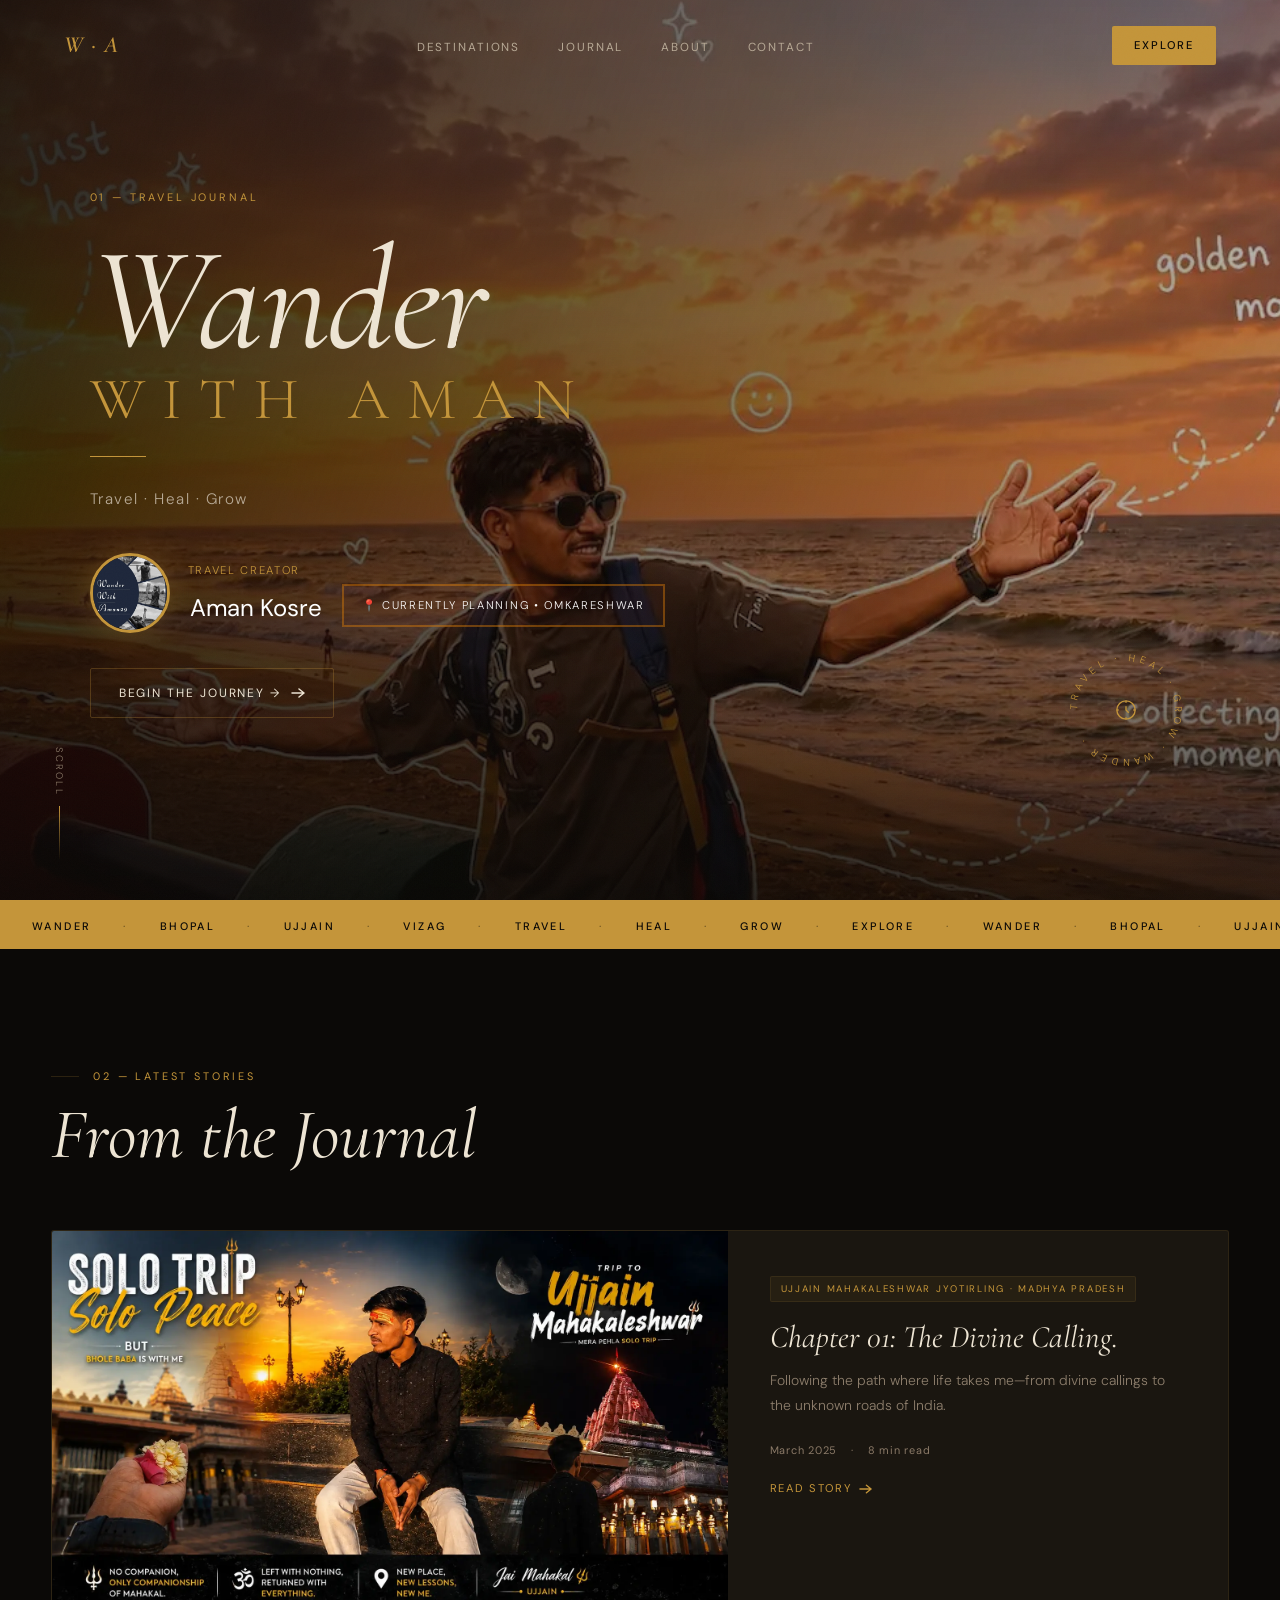
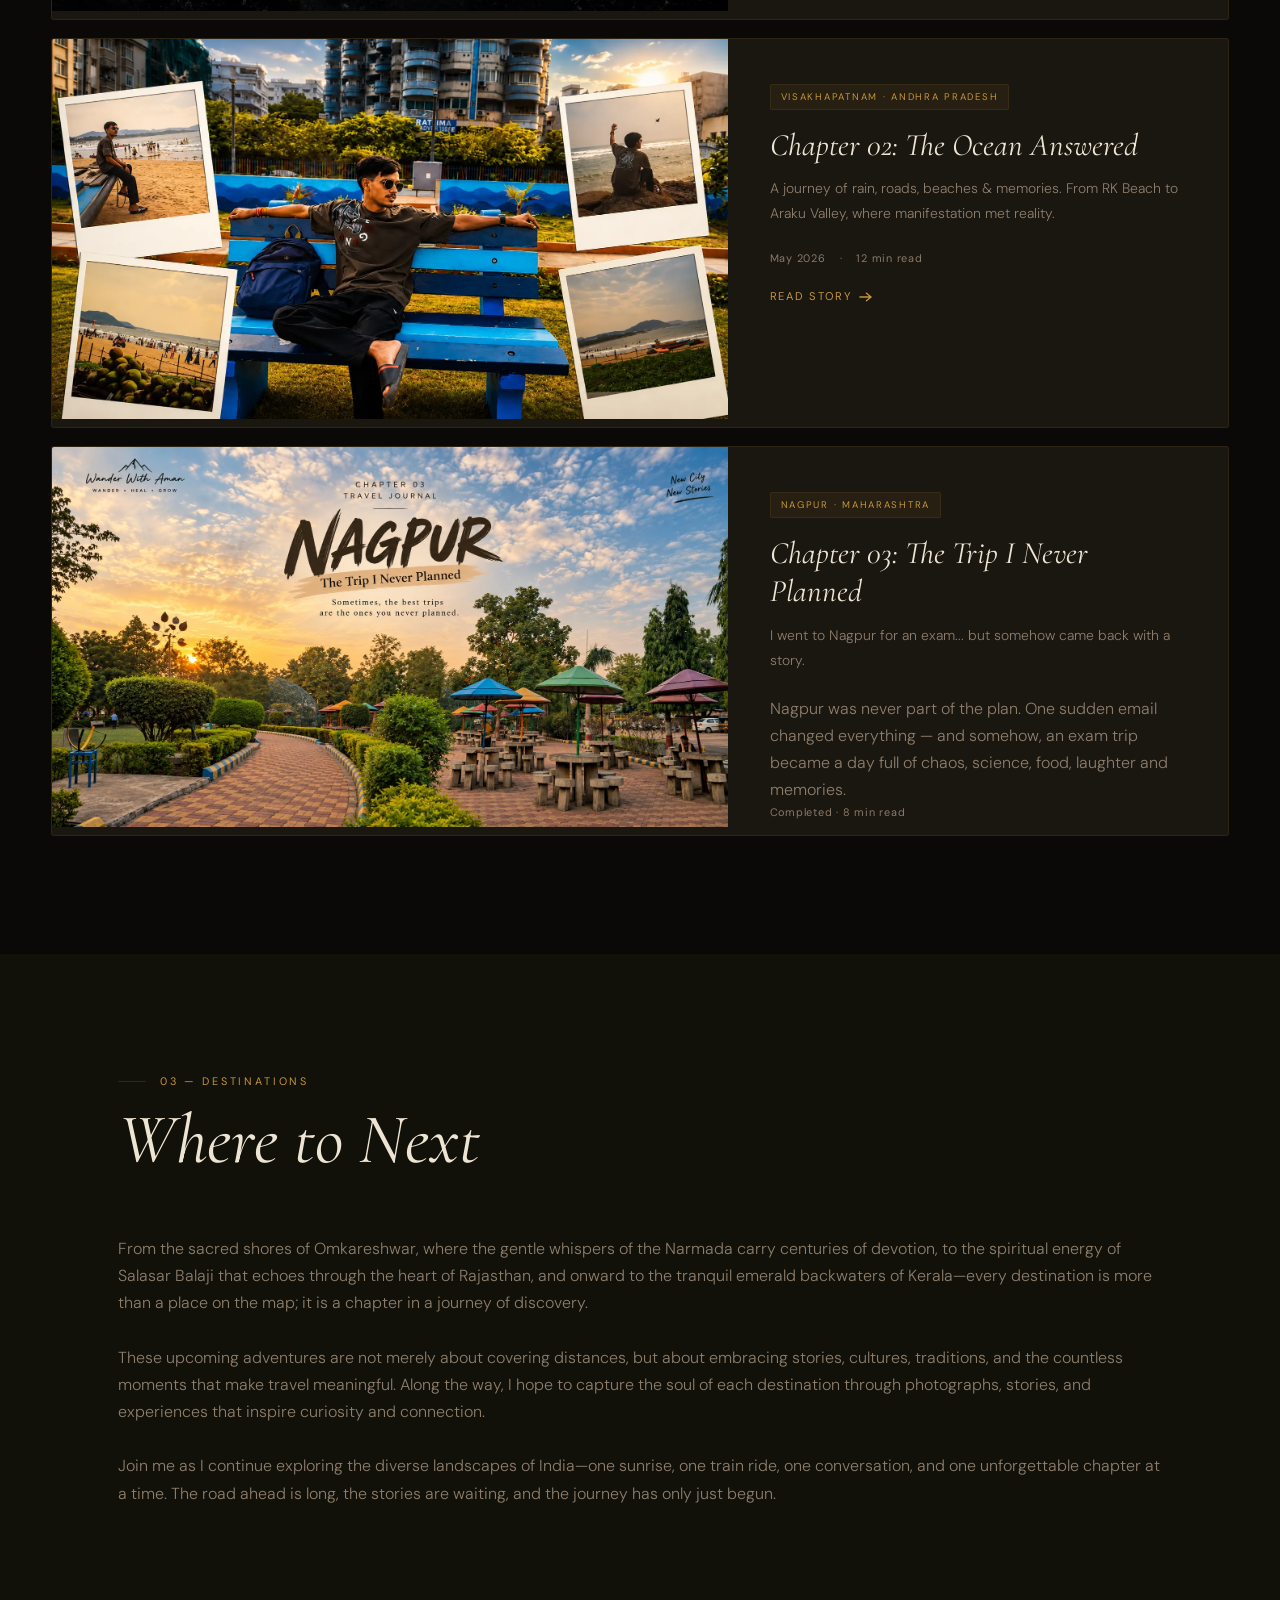
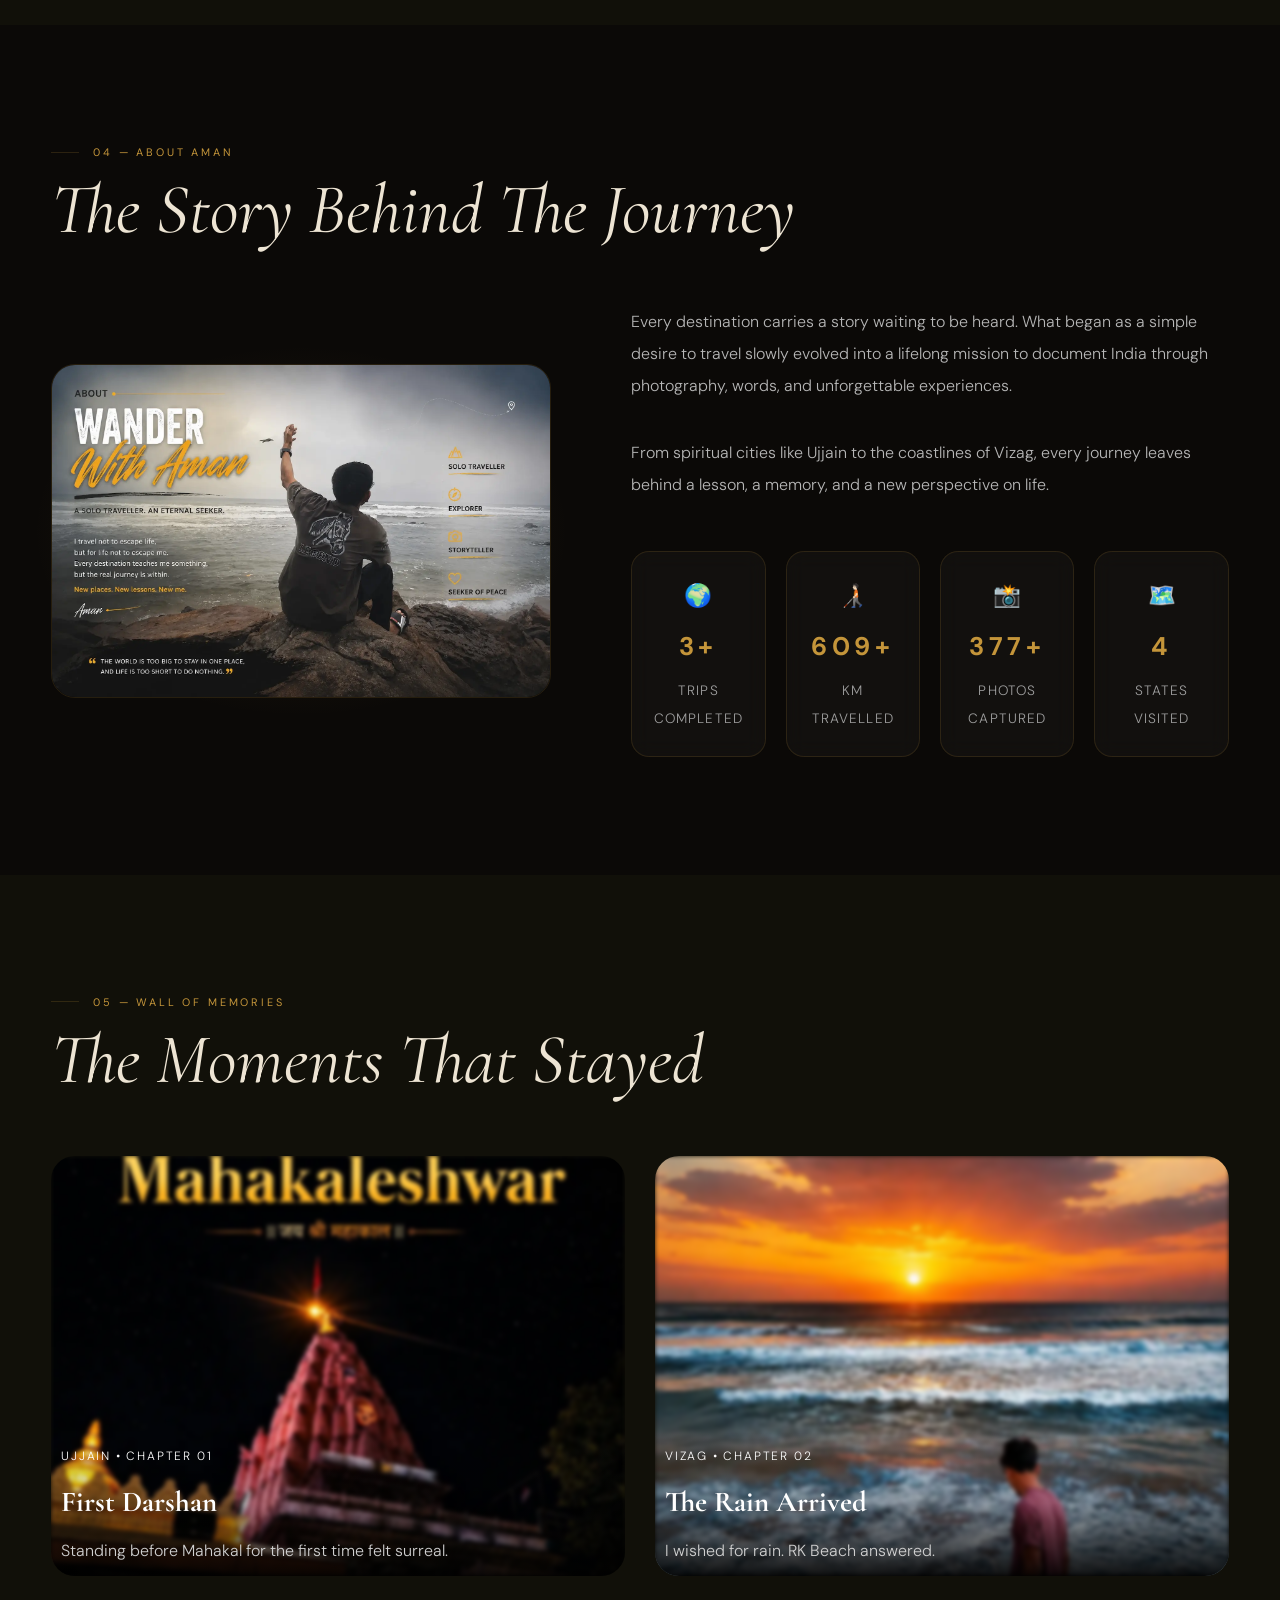
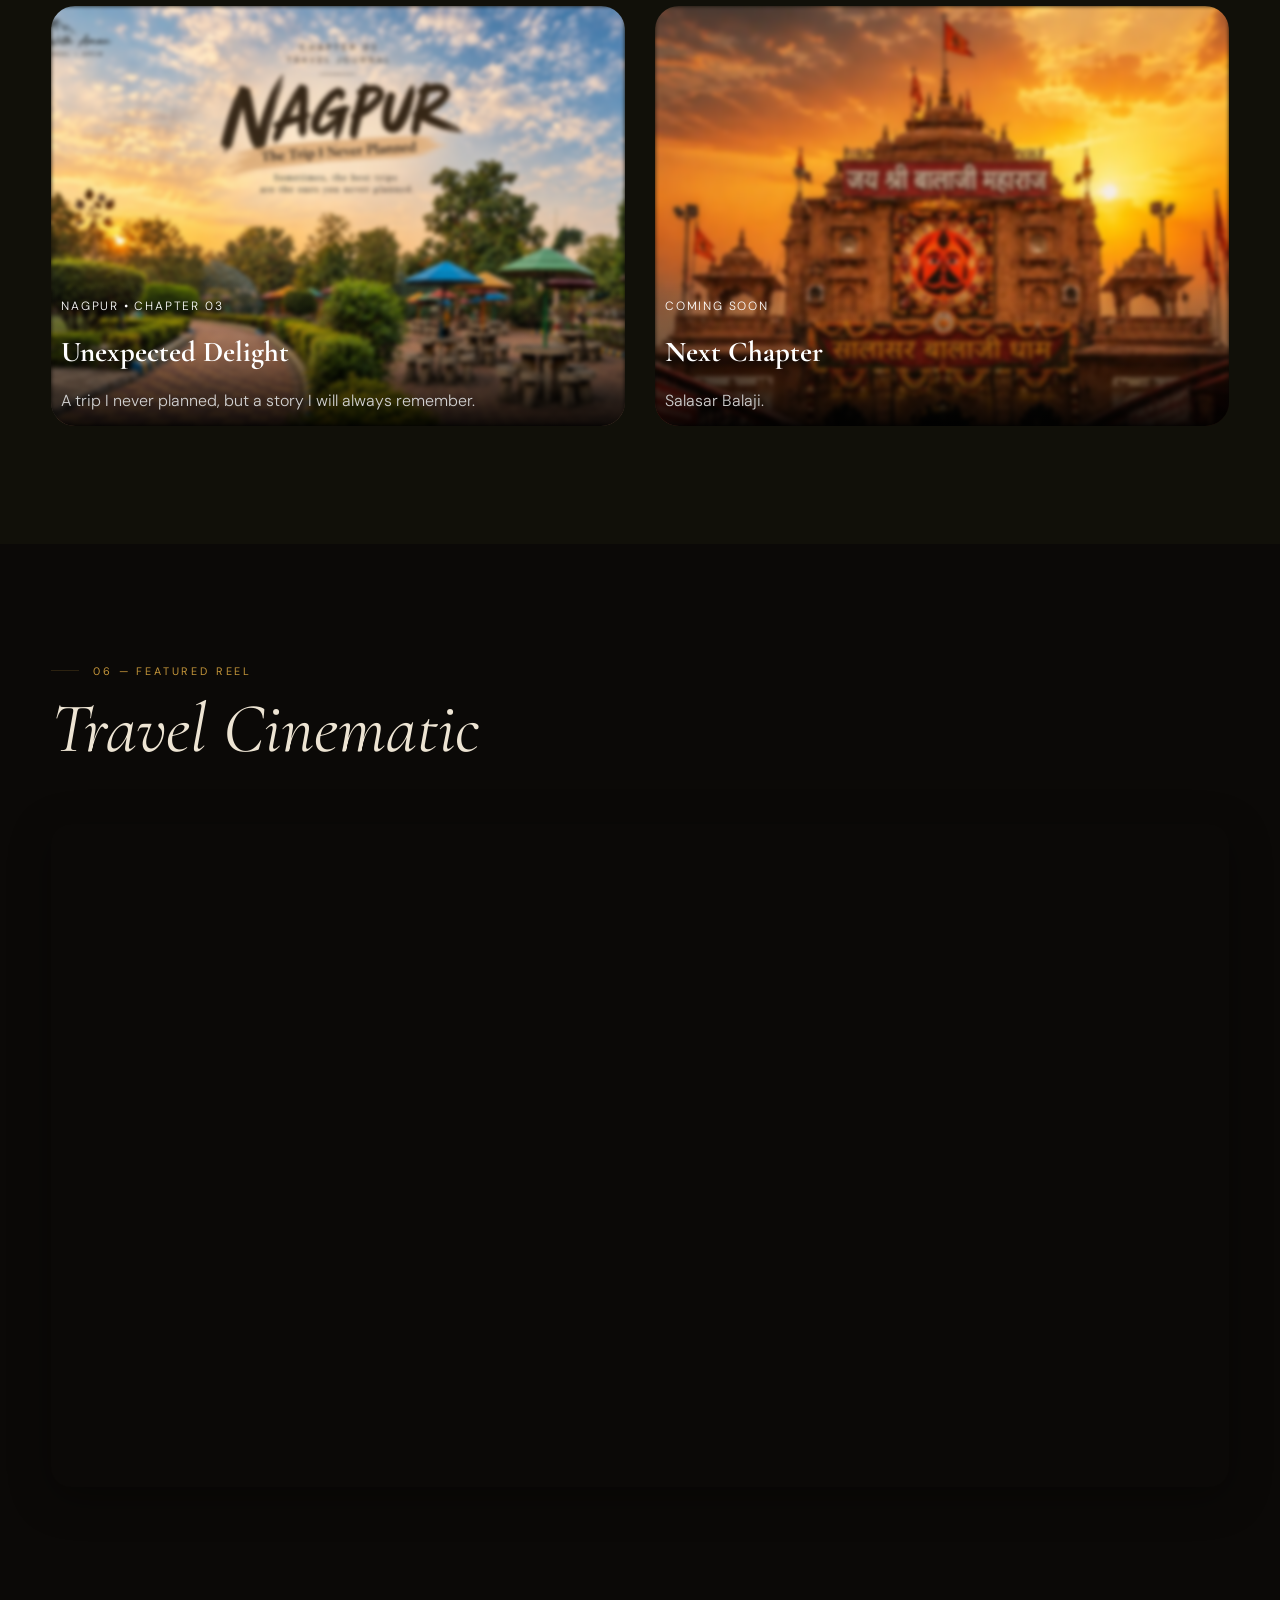
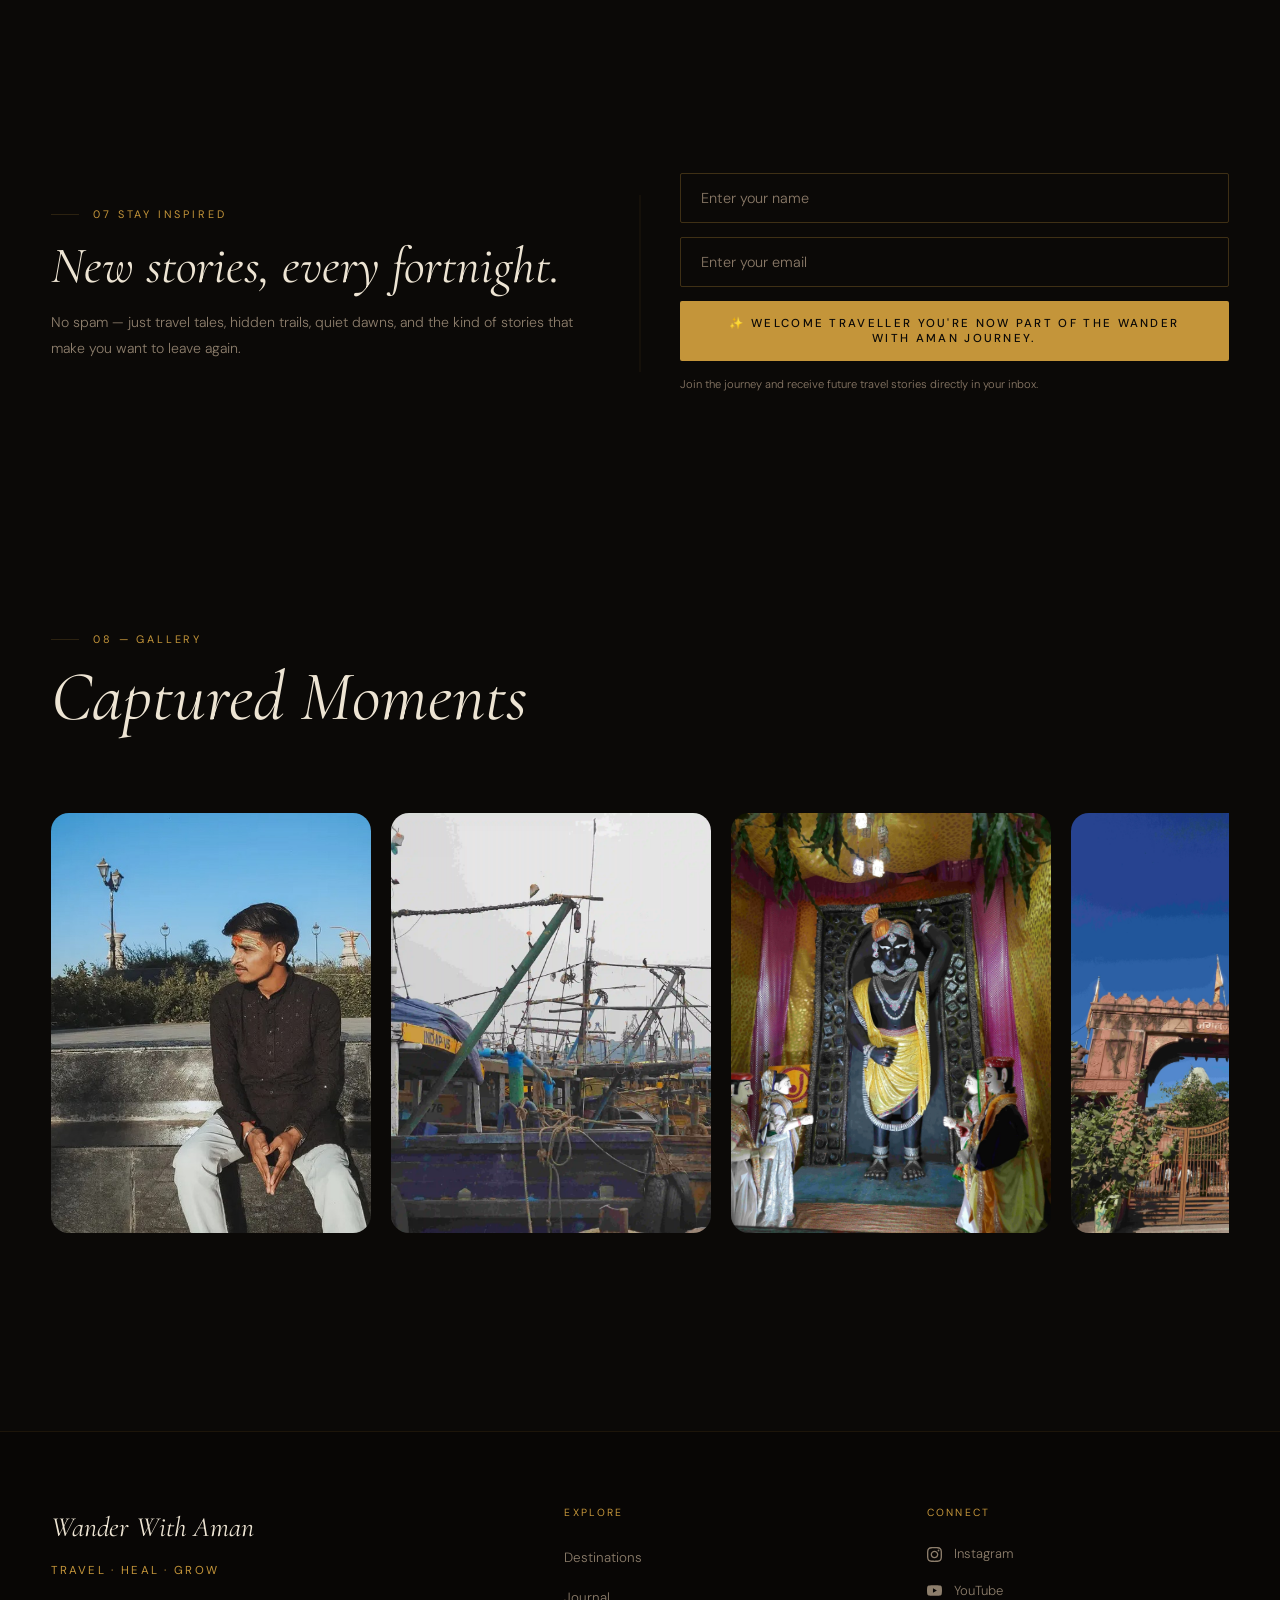
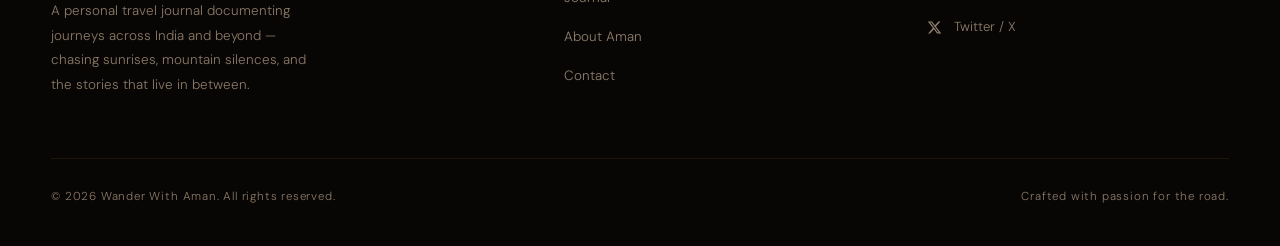
<file: index.html>
<!DOCTYPE html>
<html lang="en">

<head>
  <meta name="google-site-verification" content="66MiW_S9gqmYnhc3Xj1S2Txm42iA34OJOTPkiFYU5fs" />
  <meta charset="UTF-8">
  <meta name="viewport" content="width=device-width, initial-scale=1.0">
  <meta name="description"
    content="Wander With Aman - A personal travel journal documenting spiritual journeys across India. Travel. Heal. Grow. Follow Aman's solo adventures to sacred destinations.">
  <meta name="keywords" content="travel blog, India travel, solo travel, spiritual journey, travel vlog, wanderlust">
  <meta name="author" content="Aman Kosre">
  <meta name="theme-color" content="#C4953A">
  <!-- Open Graph Tags -->
  <meta property="og:type" content="website">
  <meta property="og:title" content="Wander With Aman — Travel. Heal. Grow.">
  <meta property="og:description"
    content="A personal travel journal documenting spiritual journeys across India. Travel. Heal. Grow.">
  <meta property="og:image" content="https://wanderwithaman.vercel.app/Images/WanderWithAman/aman-hero00.jpg">
  <meta property="og:url" content="https://wanderwithaman.vercel.app/">
  <meta property="og:site_name" content="Wander With Aman">

  <!-- Twitter Card Tags -->
  <meta name="twitter:card" content="summary_large_image">
  <meta name="twitter:title" content="Wander With Aman — Travel. Heal. Grow.">
  <meta name="twitter:description" content="Personal travel journal of spiritual journeys across India">
  <meta name="twitter:image" content="https://wanderwithaman.vercel.app/Images/WanderWithAman/aman-hero00.jpg">
  <meta name="twitter:creator" content="@aman_kosre14_14">

  <title>Wander With Aman — Travel. Heal. Grow.</title>
  <link rel="canonical" href="https://wanderwithaman.vercel.app/">
  <link rel="preconnect" href="https://fonts.googleapis.com">
  <link rel="preconnect" href="https://fonts.gstatic.com" crossorigin="">
  <link rel="icon" type="image/png" href="Images/WanderWithAman/Favicon.png">
  <link rel="stylesheet" href="css/style.css">
  <link
    href="https://fonts.googleapis.com/css2?family=Cormorant+Garamond:ital,wght@0,300;0,400;0,600;1,300;1,400;1,600&family=DM+Sans:opsz,wght@9..40,200;9..40,300;9..40,400;9..40,500&display=swap"
    rel="stylesheet">
  <link rel="preload" as="image" href="Images/WanderWithAman/aman-hero00.webp" fetchpriority="high">
  <!-- JSON-LD Structured Data -->
  <script type="application/ld+json">
  {
    "@context": "https://schema.org",
    "@type": "TravelBlog",
    "name": "Wander With Aman",
    "description": "A personal travel journal documenting spiritual journeys across India",
    "url": "https://wanderwithaman.vercel.app/",
    "author": {
      "@type": "Person",
      "name": "Aman Kosre",
      "url": "https://wanderwithaman.vercel.app/",
      "sameAs": [
        "https://www.instagram.com/wanderwithaman29/",
        "https://www.youtube.com/@AmanKosre",
        "https://x.com/aman_kosre14_14"
      ]
    }
  }
  </script>
  <!-- <script async src="https://pagead2.googlesyndication.com/pagead/js/adsbygoogle.js?client=ca-pub-4141439499670848"
    crossorigin="anonymous"></script> -->
  <script type="text/javascript">
    (function (c, l, a, r, i, t, y) {
      c[a] = c[a] || function () { (c[a].q = c[a].q || []).push(arguments) };
      t = l.createElement(r); t.async = 1; t.src = "https://www.clarity.ms/tag/" + i;
      y = l.getElementsByTagName(r)[0]; y.parentNode.insertBefore(t, y);
    })(window, document, "clarity", "script", "xa10592qtn");
  </script>
</head>

<body>

  <div class="grain"></div>

  <!-- NAV -->
  <nav class="nav" id="nav">
    <a href="/" class="nav-logo">W · A</a>
    <ul class="nav-links">
      <li><a href="#destinations">Destinations</a></li>
      <li><a href="#journal">Journal</a></li>
      <li><a href="#about">About</a></li>
      <li><a href="#newsletter">Contact</a></li>
    </ul>
    <a href="#destinations" class="nav-cta">Explore</a>
  </nav>

  <!-- HERO -->
  <section class="hero">
    <div class="hero-bg" id="heroBg"></div>
    <div class="hero-overlay"></div>

    <div class="hero-content">
      <span class="hero-label">01 — Travel Journal</span>
      <h1 class="hero-title">
        <span class="hero-line1">Wander</span>
        <span class="hero-line2">With Aman</span>
      </h1>
      <div class="hero-rule"></div>
      <p class="hero-tagline">Travel · Heal · Grow</p>
      <div class="hero-profile">

        <img src="Images/WanderWithAman/wanderwithaman.webp"
          alt="Aman Kosre - Travel Creator and Founder of Wander With Aman" loading="eager">

        <div class="hero-profile-info">
          <span>Travel Creator</span>
          <h2>Aman Kosre</h2>
        </div>
        <div class="hero-status">
          📍 Currently Planning • Omkareshwar
        </div>
      </div>
      <a href="#destinations" class="hero-btn">
        Begin The Journey →
        <svg width="14" height="10" viewBox="0 0 14 10" fill="none">
          <path d="M1 5h12M8 1l5 4-5 4" stroke="currentColor" stroke-width="1.5" stroke-linecap="round"
            stroke-linejoin="round" />
        </svg>
      </a>
    </div>

    <div class="hero-scroll">
      <span>Scroll</span>
      <div class="scroll-bar"></div>
    </div>

    <div class="hero-badge">
      <svg class="hero-badge-ring" viewBox="0 0 120 120">
        <defs>
          <path id="bp" d="M60,60 m-46,0 a46,46 0 1,1 92,0 a46,46 0 1,1-92,0" />
        </defs>
        <text>
          <textPath href="#bp" xlink:href="#bp">TRAVEL · HEAL · GROW · WANDER · </textPath>
        </text>
      </svg>
      <div class="hero-badge-icon">
        <svg width="22" height="22" viewBox="0 0 24 24" fill="none" stroke="#C4953A" stroke-width="1.5">
          <circle cx="12" cy="12" r="10" />
          <path d="M12 8v4l3 3" />
          <path d="M2 12h2M20 12h2M12 2v2M12 20v2" />
        </svg>
      </div>
    </div>
  </section>

  <!-- TICKER -->
  <div class="ticker" aria-hidden="true">
    <div class="ticker-inner">
      <span>Wander</span><span class="dot">·</span>
      <span>Bhopal</span><span class="dot">·</span>
      <span>Ujjain</span><span class="dot">·</span>
      <span>Vizag</span><span class="dot">·</span>
      <span>Travel</span><span class="dot">·</span>
      <span>Heal</span><span class="dot">·</span>
      <span>Grow</span><span class="dot">·</span>
      <span>Explore</span><span class="dot">·</span>
      <span>Wander</span><span class="dot">·</span>
      <span>Bhopal</span><span class="dot">·</span>
      <span>Ujjain</span><span class="dot">·</span>
      <span>Vizag</span><span class="dot">·</span>
      <span>Travel</span><span class="dot">·</span>
      <span>Heal</span><span class="dot">·</span>
      <span>Grow</span><span class="dot">·</span>
      <span>Explore</span><span class="dot">·</span>
    </div>
  </div>

  <!-- JOURNAL -->
  <section class="journal section" id="journal">
    <div class="container">
      <div class="section-head reveal">
        <div class="sh-label">02 — Latest Stories</div>
        <h2 class="sh-title">From the Journal</h2>
      </div>
      <div class="journal-grid">
        <!-- Featured -->
        <article class="j-card j-card--feat reveal">
          <div class="j-img">
            <img src="Images/Ujjain/Ujjain_Hero_Image.webp" alt="Ujjain Mahakal Temple" loading="lazy">
          </div>
          <div class="j-body">
            <span class="j-tag">Ujjain Mahakaleshwar Jyotirling · Madhya Pradesh</span>
            <h3 class="j-title">Chapter 01: The Divine Calling.</h3>
            <p class="j-excerpt">Following the path where life takes me—from divine callings to the unknown roads of
              India.</p>
            <div class="j-meta">
              <span>March 2025</span>
              <span>·</span>
              <span>8 min read</span>
            </div>
            <a href="ujjain-mahakal.html" class="j-readmore">
              Read Story
              <svg width="13" height="10" viewBox="0 0 14 10" fill="none">
                <path d="M1 5h12M8 1l5 4-5 4" stroke="currentColor" stroke-width="1.5" stroke-linecap="round"
                  stroke-linejoin="round" />
              </svg>
            </a>
          </div>
        </article>
        <article class="j-card j-card--feat reveal">
          <div class="j-img">
            <img src="Images/Vizag/Story-vizag1.webp" alt="Visakhapatnam Story" loading="lazy">
          </div>
          <div class="j-body">
            <span class="j-tag">Visakhapatnam · Andhra Pradesh</span>
            <h3 class="j-title">Chapter 02: The Ocean Answered</h3>
            <p class="j-excerpt">A journey of rain, roads, beaches & memories. From RK Beach to Araku Valley, where
              manifestation met reality.</p>
            <div class="j-meta">
              <span>May 2026</span>
              <span>·</span>
              <span>12 min read</span>
            </div>
            <a href="vizag-vishakhapatnam.html" class="j-readmore">
              Read Story
              <svg width="13" height="10" viewBox="0 0 14 10" fill="none">
                <path d="M1 5h12M8 1l5 4-5 4" stroke="currentColor" stroke-width="1.5" stroke-linecap="round"
                  stroke-linejoin="round" />
              </svg>
            </a>
          </div>
        </article>
        <article class="j-card j-card--feat reveal">
          <div class="j-img">
            <img src="/Images/Nagpur/nagpur_hero.webp" alt="Nagpur-hero-image" loading="lazy">
          </div>
          <div class="j-body">
            <span class="j-tag">Nagpur · Maharashtra</span>

            <h3 class="j-title">Chapter 03: The Trip I Never Planned</h3>

            <p class="j-excerpt">I went to Nagpur for an exam...
              but somehow came back with a story.</p>

            <p>Nagpur was never part of the plan. One sudden email changed everything — and somehow, an exam trip became
              a day full of chaos, science, food, laughter and memories.</p>

            <div class="j-meta">
              <span>Completed · 8 min read</span>
            </div>

            <a href="nagpur-blogs.html" class="j-readmore">
              Read Story
              <svg width="13" height="10" viewBox="0 0 14 10" fill="none">
                <path d="M1 5h12M8 1l5 4-5 4" stroke="currentColor" stroke-width="1.5" stroke-linecap="round"
                  stroke-linejoin="round" />
              </svg>
            </a>
          </div>
        </article>
        <!-- Chapter 04 - Salasar Balaji
        <article class="j-card reveal d3">
          <div class="j-img">
            <img src="Images/Balaji/Balaji.webp" alt="Salasar Balaji Temple Rajasthan" loading="lazy">
          </div>
          <div class="j-body">
            <span class="j-tag">Salasar Balaji · Rajasthan</span>
            <h3 class="j-title">Chapter 04: The Desert of Faith</h3>
            <p class="j-excerpt">Where unwavering devotion and spiritual energy transform every soul that arrives with
              hope in their heart.</p>
            <div class="j-meta">
              <span>Coming Soon</span>
              <span>·</span>
              <span>8 min read</span>
            </div>
            <a href="salasar-balaji.html" class="j-readmore">
              Read Story
              <svg width="13" height="10" viewBox="0 0 14 10" fill="none">
                <path d="M1 5h12M8 1l5 4-5 4" stroke="currentColor" stroke-width="1.5" stroke-linecap="round"
                  stroke-linejoin="round" />
              </svg>
            </a>
          </div>
        </article> -->

        <!-- Chapter 05 - Kerala Backwaters
        <article class="j-card reveal d4">
          <div class="j-img">
            <img src="Images/Kerala/Kerala.webp" alt="Kerala Backwaters Houseboat" loading="lazy">
          </div>
          <div class="j-body">
            <span class="j-tag">Kerala · Backwaters</span>
            <h3 class="j-title">Chapter 05: Where The Earth Meets Peace</h3>
            <p class="j-excerpt">A journey through Kerala where life slows down, and silence speaks louder than words.
            </p>
            <div class="j-meta">
              <span>Coming Soon</span>
              <span>·</span>
              <span>8 min read</span>
            </div>
            <a href="kerala-backwaters.html" class="j-readmore">
              Read Story
              <svg width="13" height="10" viewBox="0 0 14 10" fill="none">
                <path d="M1 5h12M8 1l5 4-5 4" stroke="currentColor" stroke-width="1.5" stroke-linecap="round"
                  stroke-linejoin="round" />
              </svg>
            </a>
          </div>
        </article> -->

        <!-- Smaller cards -->
        <!-- <article class="j-card reveal d1">
          <div class="j-img">
            <img src="https://picsum.photos/seed/araku-rail/900/600" alt="Journey to Araku">
          </div>
          <div class="j-body">
            <span class="j-tag">Araku · Rail Journey</span>
            <h3 class="j-title">Journey to Araku — India's Most Scenic Rail Route</h3>
            <div class="j-meta">
              <span>February 2024</span>
              <span>·</span>
              <span>6 min read</span>
            </div>
            <a href="#" class="j-readmore">
              Read Story
              <svg width="13" height="10" viewBox="0 0 14 10" fill="none">
                <path d="M1 5h12M8 1l5 4-5 4" stroke="currentColor" stroke-width="1.5" stroke-linecap="round"
                  stroke-linejoin="round" />
              </svg>
            </a>
          </div>
        </article>

        <article class="j-card reveal d2">
          <div class="j-img">
            <img src="https://picsum.photos/seed/vizag-golden/900/600" alt="Golden Hour Vizag">
          </div>
          <div class="j-body">
            <span class="j-tag">Vizag · Photography</span>
            <h3 class="j-title">Golden Hour at Vizag — Chasing Light Along the Shore</h3>
            <div class="j-meta">
              <span>January 2024</span>
              <span>·</span>
              <span>5 min read</span>
            </div>
            <a href="#" class="j-readmore">
              Read Story
              <svg width="13" height="10" viewBox="0 0 14 10" fill="none">
                <path d="M1 5h12M8 1l5 4-5 4" stroke="currentColor" stroke-width="1.5" stroke-linecap="round"
                  stroke-linejoin="round" />
              </svg>
            </a>
          </div>
        </article> -->
      </div>
    </div>
  </section>
  <!-- DESTINATIONS -->
  <section class="destinations section" id="destinations">
    <div class="destinations-layout">

      <div class="destinations-left">

        <div class="section-head">
          <div class="sh-label">03 — DESTINATIONS</div>
          <h2 class="sh-title">Where to Next</h2>
        </div>

        <p>
          From the sacred shores of Omkareshwar, where the gentle whispers of the Narmada carry centuries of devotion,
          to the spiritual energy of Salasar Balaji that echoes through the heart of Rajasthan, and onward to the
          tranquil emerald backwaters of Kerala—every destination is more than a place on the map; it is a chapter in a
          journey of discovery.
        </p>
        <br>
        <p>
          These upcoming adventures are not merely about covering distances, but about embracing stories, cultures,
          traditions, and the countless moments that make travel meaningful. Along the way, I hope to capture the soul
          of each destination through photographs, stories, and experiences that inspire curiosity and connection.
        </p>
        <br>
        <p>
          Join me as I continue exploring the diverse landscapes of India—one sunrise, one train ride, one conversation,
          and one unforgettable chapter at a time. The road ahead is long, the stories are waiting, and the journey has
          only just begun.
        </p>

      </div>

    </div>
  </section>

  <!-- STATS
  <section class="stats" id="about">
    <div class="container">
      <div class="stats-grid">
        <div class="stat reveal">
          <div class="stat-num" data-target="2" data-suffix="+">2</div>
          <div class="stat-lbl">Trips Completed</div>
        </div>
        <div class="stat reveal d1">
          <div class="stat-num" data-target="1000">1000</div>
          <div class="stat-lbl">Photos Captured</div>
        </div>
        <div class="stat reveal d2">
          <div class="stat-num" data-target="4">4</div>
          <div class="stat-lbl">States Visited</div>
        </div>
        <div class="stat reveal d3">
          <div class="stat-num" data-target="1669" data-suffix="+">1669+</div>
          <div class="stat-lbl">KM Travelled</div>
        </div>
      </div>
    </div>
  </section> -->
  <section class="section" id="about">

    <div class="container">

      <div class="section-head">
        <div class="sh-label">04 — About Aman</div>
        <h2 class="sh-title">The Story Behind The Journey</h2>
      </div>

      <!-- ABOUT GRID -->
      <div class="about-story">

        <div class="about-card">

          <img src="Images/WanderWithAman/About-image.webp" alt="Aman Travel Story">

          <!-- <div class="about-badge">
            <h4>📍 Durg, Chhattisgarh</h4>
            <p>Explorer • Storyteller • Solo Traveller</p>
          </div> -->

        </div>

        <div class="about-info">

          <p>
            Every destination carries a story waiting to be heard.
            What began as a simple desire to travel slowly evolved
            into a lifelong mission to document India through
            photography, words, and unforgettable experiences.
          </p>

          <p>
            From spiritual cities like Ujjain to the coastlines of
            Vizag, every journey leaves behind a lesson, a memory,
            and a new perspective on life.
          </p>

          <div class="about-stats">

            <div class="about-stat">
              <div class="stat-icon">🌍</div>
              <h3 class="counter" data-target="3" data-suffix="+">0</h3>
              <span>Trips Completed</span>
            </div>

            <div class="about-stat">
              <div class="stat-icon">🧑🏻‍🦯</div>
              <h3 class="counter" data-target="1669" data-suffix="+">0</h3>
              <span>KM Travelled</span>
            </div>

            <div class="about-stat">
              <div class="stat-icon">📸</div>
              <h3 class="counter" data-target="1000" data-suffix="+">0</h3>
              <span>Photos Captured</span>
            </div>

            <div class="about-stat">
              <div class="stat-icon">🗺️</div>
              <h3 class="counter" data-target="4">0</h3>
              <span>States Visited</span>
            </div>
          </div>

        </div>

      </div>
  </section>

  <section class="section memories-section">

    <div class="container">

      <div class="section-head">
        <div class="sh-label">05 — WALL OF MEMORIES</div>
        <h2 class="sh-title">The Moments That Stayed</h2>
      </div>

      <div class="memory-grid">

        <a href="ujjain-mahakal.html" class="memory-card">
          <img src="Images/Ujjain/Ujjain_Mahakaleshwar.webp" alt="Ujjain Mahakal Temple">

          <div class="memory-content">
            <span>Ujjain • Chapter 01</span>
            <h3>First Darshan</h3>
            <p>
              Standing before Mahakal for the first time felt surreal.
            </p>
          </div>
        </a>

        <a href="vizag-vishakhapatnam.html" class="memory-card">
          <img src="Images/Vizag/Vizag_The_City_Of_Destiny.webp" alt="Vizag Beach">

          <div class="memory-content">
            <span>Vizag • Chapter 02</span>
            <h3>The Rain Arrived</h3>
            <p>
              I wished for rain. RK Beach answered.
            </p>
          </div>
        </a>

        <a class="memory-card">
          <img src="/Images/Nagpur/nagpur_hero.webp" alt="Nagpur">

          <div class="memory-content">
            <span>Nagpur • Chapter 03</span>
            <h3>Unexpected Delight</h3>
            <p>
              A trip I never planned, but a story I will always remember.
            </p>
          </div>
        </a>

        <a class="memory-card">
          <img src="Images/Balaji/Salasar_Balaji_Temple.webp" alt="Salasar Balaji Temple">
          <div class="memory-content">
            <span>Coming Soon</span>
            <h3>Next Chapter</h3>
            <p>
              Salasar Balaji.
            </p>
          </div>
        </a>

      </div>
    </div>

    </div>

  </section>
  <section class="section">

    <div class="container">

      <div class="section-head">
        <div class="sh-label">06 — Featured Reel</div>
        <h2 class="sh-title">Travel Cinematic</h2>
      </div>

      <div class="video-wrapper">
        <iframe loading="lazy" src="https://www.youtube.com/embed/77jsp8_xYXo?si=IMkDvZBUv2-ol5om"
          title="YouTube video player" frameborder="0"
          allow="accelerometer; autoplay; clipboard-write; encrypted-media; gyroscope; picture-in-picture; web-share"
          referrerpolicy="strict-origin-when-cross-origin" allowfullscreen></iframe>
      </div>
    </div>

  </section>
  <!-- NEWSLETTER -->
  <section class="newsletter" id="newsletter">
    <div class="container">
      <div class="nl-inner">
        <div class="reveal">
          <div class="sh-label">07 Stay Inspired</div>
          <h2 class="nl-head">New stories, every fortnight.</h2>
          <p class="nl-text">No spam — just travel tales, hidden trails, quiet dawns, and the kind of stories that make
            you want to leave again.</p>
        </div>
        <form id="form" action="https://api.web3forms.com/submit" method="POST" class="nl-form reveal d1">

          <!-- Web3Forms Access Key -->
          <input type="hidden" name="access_key" value="14ddcf8f-a0e5-4d8c-91b5-b2ee3dcfb542">

          <!-- Email Subject -->
          <input type="hidden" name="subject" value="New Wander With Aman Subscriber">

          <!-- Website Name -->
          <input type="hidden" name="from_name" value="Wander With Aman">

          <!-- Redirect After Submit -->
          <input type="hidden" name="redirect" value="https://wanderwithaman.vercel.app/">

          <!-- Honeypot Anti Spam -->
          <input type="checkbox" name="botcheck" style="display:none;">

          <!-- User Name -->
          <input type="text" name="name" placeholder="Enter your name" required>

          <!-- User Email -->
          <input type="email" name="email" placeholder="Enter your email" required>

          <button type="submit">
            ✨ Welcome Traveller

            You're now part of the Wander With Aman journey.
          </button>

          <p class="nl-note">
            Join the journey and receive future travel stories directly in your inbox.
          </p>

        </form>
      </div>
    </div>
  </section>
  <section class="section">

    <div class="container">

      <div class="section-head">
        <div class="sh-label">08 — Gallery</div>
        <h2 class="sh-title">Captured Moments</h2>
      </div>

      <div class="photo-wall">

        <div class="photo-track">

          <img src="Images/Ujjain/8.jpg" alt="Gallery Image 1" style="object-position:center;" loading="lazy">
          <img src="Images/Vizag/fish-port.webp" alt="Gallery Image 2" loading="lazy">
          <img src="Images/Ujjain/04.webp" alt="Gallery Image 3" style="object-position:top;" loading="lazy">
          <img src="Images/Ujjain/05.webp" alt="Gallery Image 4" style="object-position:center;" loading="lazy">
          <img src="/Images/Nagpur/raman_science_centre.webp" alt="" loading=" lazy">
          <img src="Images/Ujjain/07.webp" alt="Gallery Image 6" loading="lazy">
          <img src="/Images/Nagpur/fighter-aircraft.webp" alt="Gallery Image 7" loading="lazy">
          <img src="/Images/Nagpur/mirror_maze.webp" alt="Gallery Image 8" loading="lazy">

          <!-- Duplicate for smooth infinite scroll -->
          <img src="Images/Ujjain/8.jpg" alt="" loading="lazy">
          <img src="Images/Vizag/fish-port.webp" alt="" loading="lazy">
          <img src="Images/Ujjain/04.webp" alt="" loading="lazy">
          <img src="Images/Ujjain/05.webp" alt="" loading="lazy">
          <img src="/Images/Nagpur/raman_science_centre.webp" alt="" loading=" lazy">
          <img src="Images/Ujjain/07.webp" alt="" loading="lazy">
          <img src="/Images/Nagpur/fighter-aircraft.webp" alt="Gallery Image 7" loading="lazy">
          <img src="/Images/Nagpur/mirror_maze.webp" alt="Gallery Image 8" loading="lazy">

        </div>

      </div>

    </div>

  </section>

  <!-- FOOTER -->
  <footer>
    <div class="container">
      <div class="footer-top">
        <div>
          <div class="footer-logo">Wander With Aman</div>
          <div class="footer-tagline">Travel · Heal · Grow</div>
          <p class="footer-blurb">A personal travel journal documenting journeys across India and beyond — chasing
            sunrises, mountain silences, and the stories that live in between.</p>
        </div>
        <div>
          <div class="footer-col-title">Explore</div>
          <ul class="footer-list">
            <li><a href="#destinations">Destinations</a></li>
            <li><a href="#journal">Journal</a></li>
            <li><a href="#about">About Aman</a></li>
            <li><a href="#newsletter">Contact</a></li>
          </ul>
        </div>
        <div>
          <div class="footer-col-title">Connect</div>
          <div class="soc-links">
            <a href="https://www.instagram.com/wanderwithaman29/" target="_blank" rel="noopener noreferrer"
              class="soc-link">
              <svg class="soc-icon" viewBox="0 0 24 24">
                <path
                  d="M12 2.163c3.204 0 3.584.012 4.85.07 3.252.148 4.771 1.691 4.919 4.919.058 1.265.069 1.645.069 4.849 0 3.205-.012 3.584-.069 4.849-.149 3.225-1.664 4.771-4.919 4.919-1.266.058-1.644.07-4.85.07-3.204 0-3.584-.012-4.849-.07-3.26-.149-4.771-1.699-4.919-4.92-.058-1.265-.07-1.644-.07-4.849 0-3.204.013-3.583.07-4.849.149-3.227 1.664-4.771 4.919-4.919 1.266-.057 1.645-.069 4.849-.069zm0-2.163c-3.259 0-3.667.014-4.947.072-4.358.2-6.78 2.618-6.98 6.98-.059 1.281-.073 1.689-.073 4.948 0 3.259.014 3.668.072 4.948.2 4.358 2.618 6.78 6.98 6.98 1.281.058 1.689.072 4.948.072 3.259 0 3.668-.014 4.948-.072 4.354-.2 6.782-2.618 6.979-6.98.059-1.28.073-1.689.073-4.948 0-3.259-.014-3.667-.072-4.947-.196-4.354-2.617-6.78-6.979-6.98-1.281-.059-1.69-.073-4.949-.073zm0 5.838c-3.403 0-6.162 2.759-6.162 6.162s2.759 6.163 6.162 6.163 6.162-2.759 6.162-6.163c0-3.403-2.759-6.162-6.162-6.162zm0 10.162c-2.209 0-4-1.79-4-4 0-2.209 1.791-4 4-4s4 1.791 4 4c0 2.21-1.791 4-4 4zm6.406-11.845c-.796 0-1.441.645-1.441 1.44s.645 1.44 1.441 1.44c.795 0 1.439-.645 1.439-1.44s-.644-1.44-1.439-1.44z" />
              </svg>

              Instagram
            </a>
            <a href="https://www.youtube.com/@AmanKosre" target="_blank" rel="noopener noreferrer" class="soc-link">
              <svg class="soc-icon" viewBox="0 0 24 24">
                <path
                  d="M23.498 6.186a3.016 3.016 0 0 0-2.122-2.136C19.505 3.545 12 3.545 12 3.545s-7.505 0-9.377.505A3.017 3.017 0 0 0 .502 6.186C0 8.07 0 12 0 12s0 3.93.502 5.814a3.016 3.016 0 0 0 2.122 2.136c1.871.505 9.376.505 9.376.505s7.505 0 9.377-.505a3.015 3.015 0 0 0 2.122-2.136C24 15.93 24 12 24 12s0-3.93-.502-5.814zM9.545 15.568V8.432L15.818 12l-6.273 3.568z" />
              </svg>
              YouTube
            </a>
            <a href="https://x.com/aman_kosre14_14" target="_blank" rel="noopener noreferrer" class="soc-link">
              <svg class="soc-icon" viewBox="0 0 24 24">
                <path
                  d="M18.244 2.25h3.308l-7.227 8.26 8.502 11.24H16.17l-5.214-6.817L4.99 21.75H1.68l7.73-8.835L1.254 2.25H8.08l4.713 6.231zm-1.161 17.52h1.833L7.084 4.126H5.117z" />
              </svg>
              Twitter / X
            </a>
          </div>
        </div>
      </div>

      <div class="footer-bottom">
        <p class="footer-copy">© 2026 Wander With Aman. All rights reserved.</p>
        <p class="footer-made">Crafted with passion for the road.</p>
      </div>
    </div>
  </footer>
  <button class="back-to-top" id="backToTop">
    ⬆
  </button>
  <script src="js/main.js" defer></script>
</body>

</html>
</file>
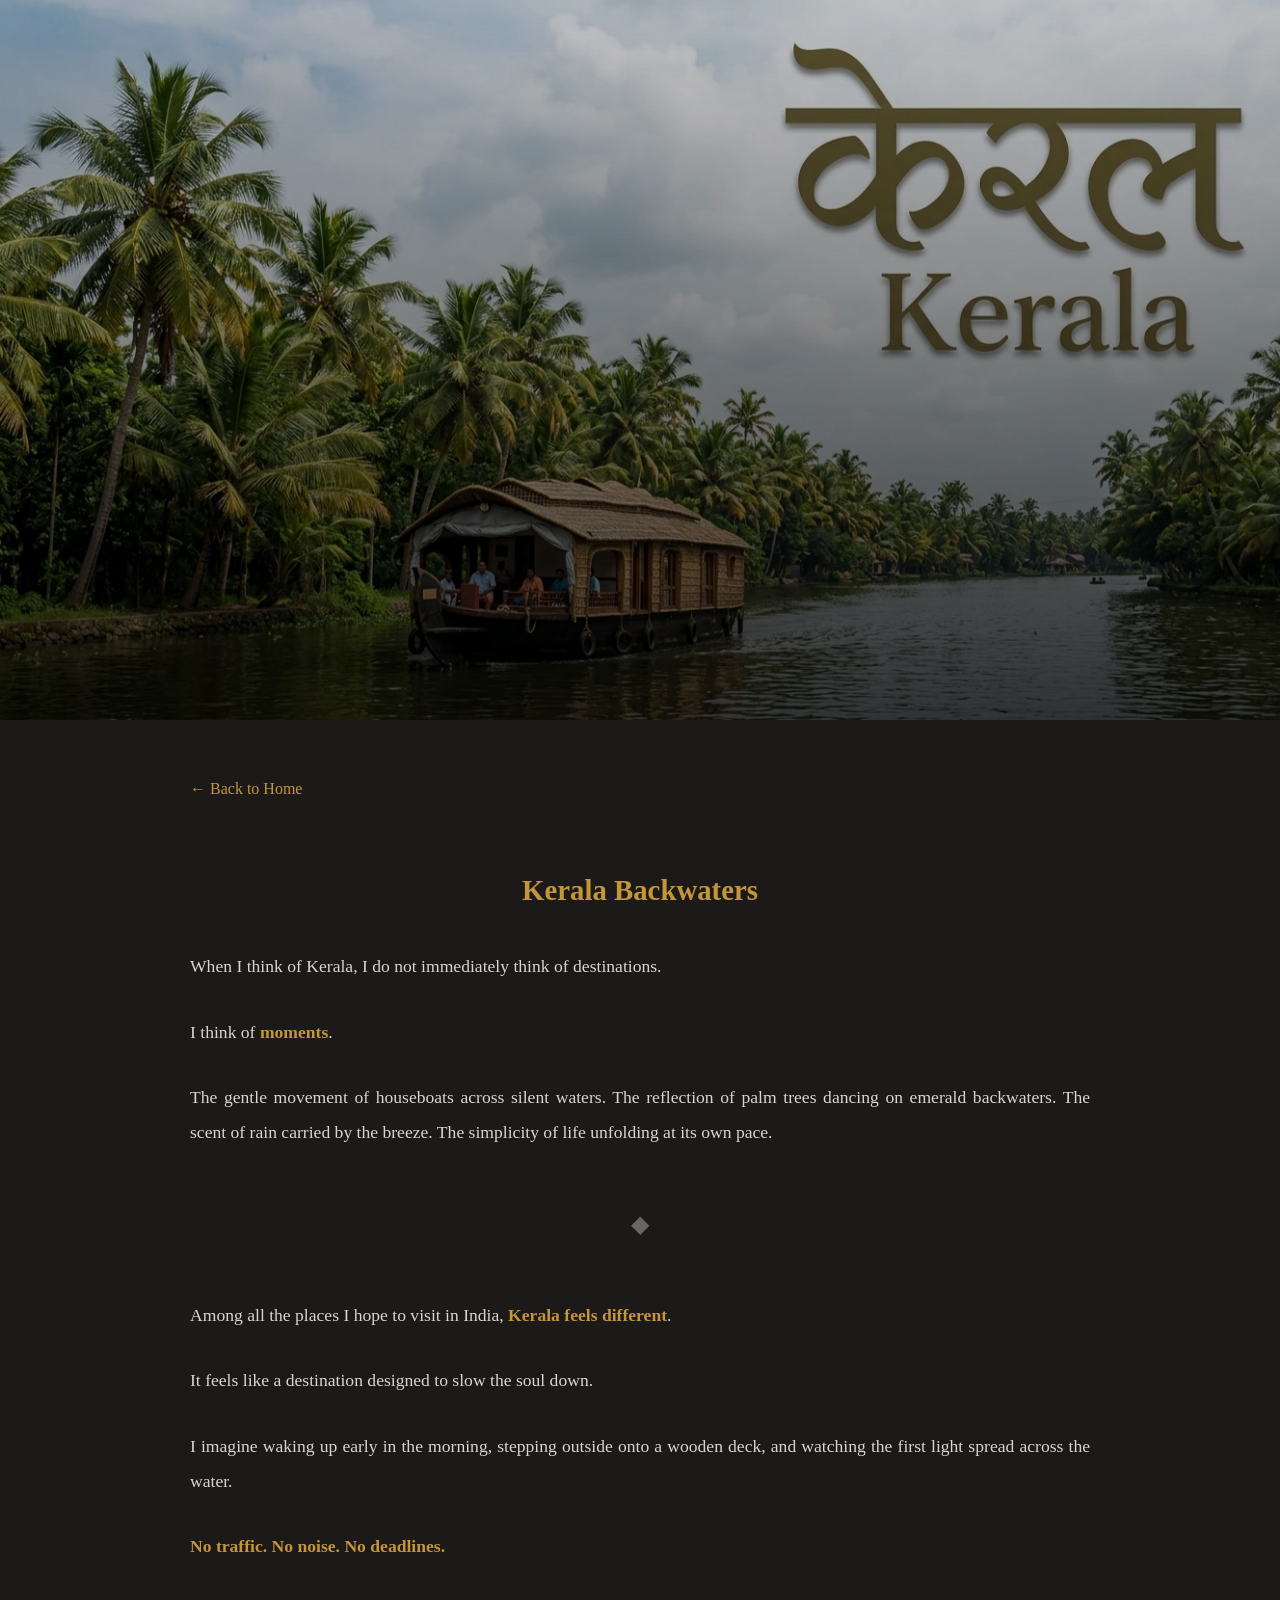
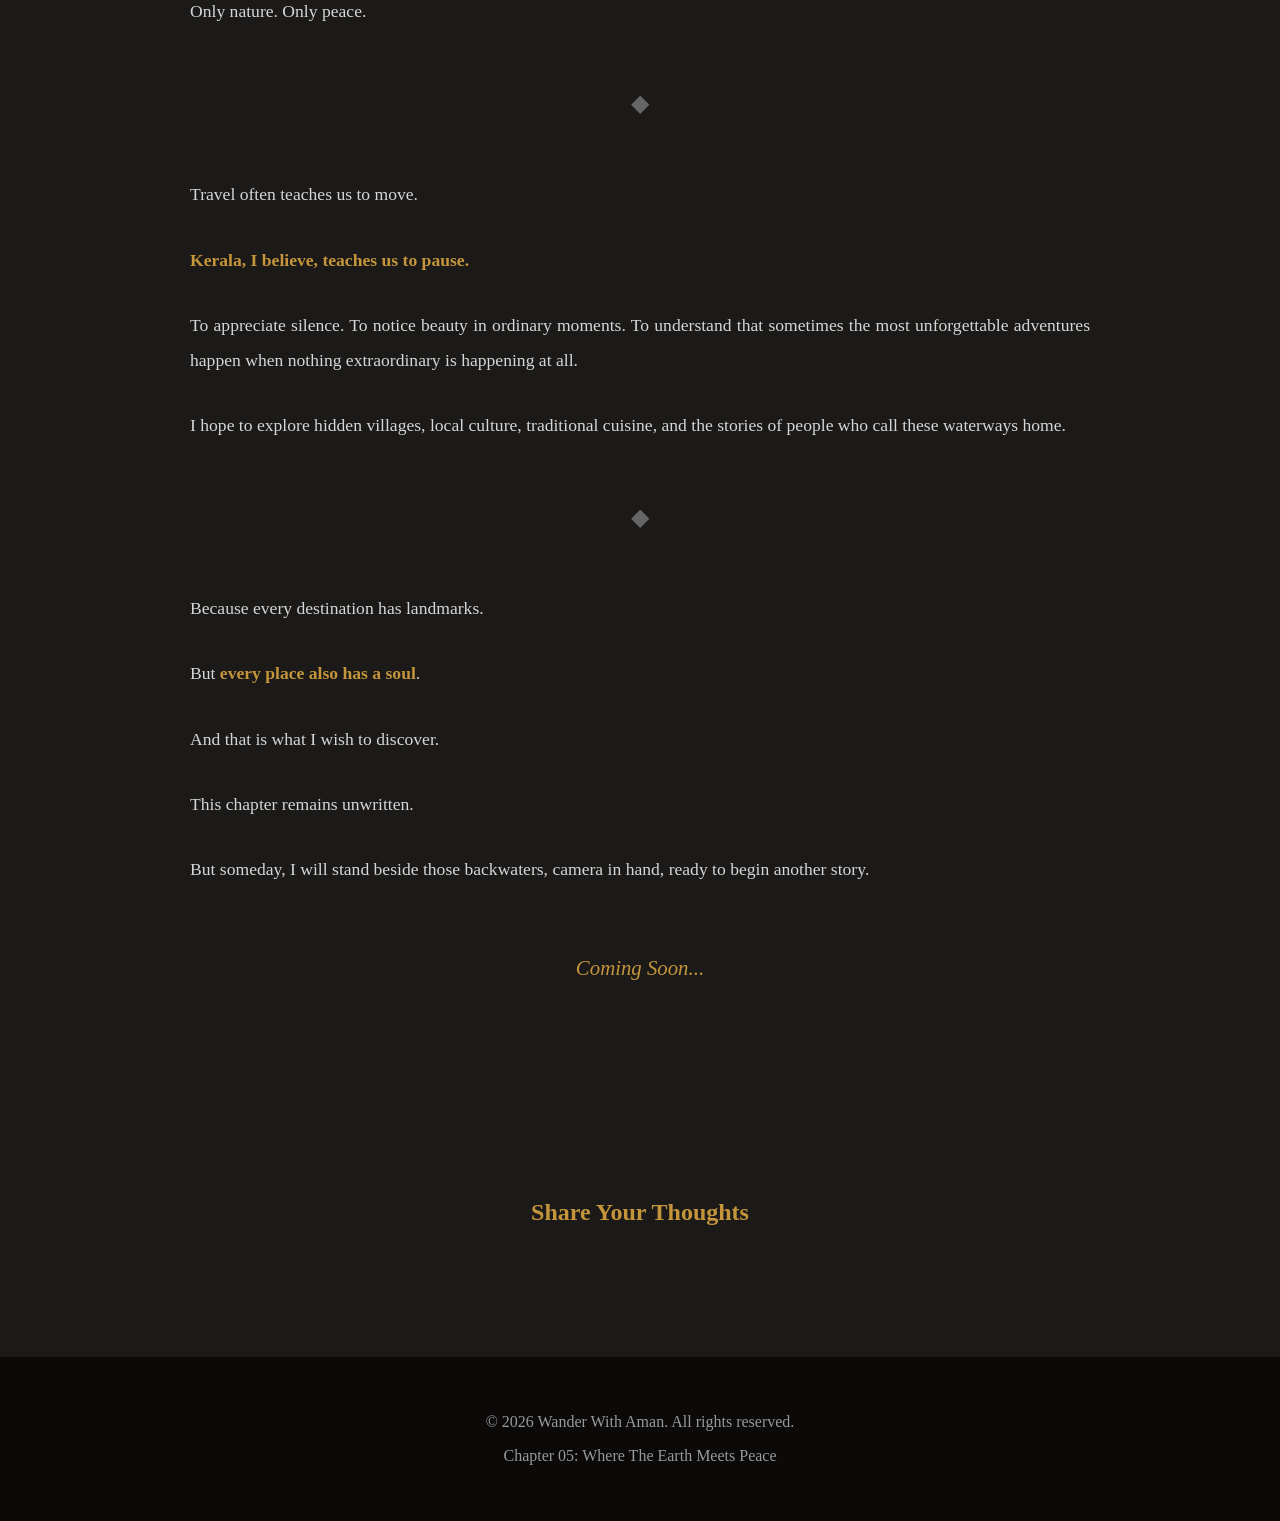
<file: kerala-backwaters.html>
<!DOCTYPE html>
<html lang="en">

<head>
    <meta charset="UTF-8">
    <meta name="viewport" content="width=device-width, initial-scale=1.0">
    <meta name="description"
        content="Chapter 05: Where The Earth Meets Peace — A journey to Kerala's backwaters where life slows down and the soul finds peace in the embrace of nature.">
    <meta name="keywords"
        content="Kerala, backwaters, houseboats, peace, nature, travel, India, South India, solo travel">
    <meta name="author" content="Aman Kosre">

    <!-- Open Graph Tags -->
    <meta property="og:type" content="article">
    <meta property="og:title" content="Chapter 05: Where The Earth Meets Peace — Kerala Backwaters">
    <meta property="og:description"
        content="A journey through Kerala's backwaters where silence speaks louder than words.">
    <meta property="og:image" content="https://wanderwithaman.com/Images/KeralaBackwaters.jpg">
    <meta property="og:url" content="https://wanderwithaman.com/kerala-backwaters.html">

    <!-- Twitter Card Tags -->
    <meta name="twitter:card" content="summary_large_image">
    <meta name="twitter:title" content="Chapter 05: Where The Earth Meets Peace — Kerala">
    <meta name="twitter:description"
        content="Exploring Kerala's serene backwaters and discovering the beauty of stillness.">
    <meta name="twitter:image" content="https://wanderwithaman.com/Images/KeralaBackwaters.jpg">
    <meta name="twitter:creator" content="@aman_kosre14_14">

    <title>Chapter 05: Where The Earth Meets Peace — Kerala Backwaters</title>
    <link rel="canonical" href="https://wanderwithaman.com/kerala-backwaters.html">

    <style>
        body {
            background: rgba(11, 9, 7, 0.93);
            color: #ebebeb;
            font-family: georgia, serif, 'Times New Roman', Times, serif;
            margin: 0;
        }

        .hero {
            position: relative;
            height: 80vh;
            overflow: hidden;
        }

        .hero::after {
            content: "";
            position: absolute;
            inset: 0;
            background: linear-gradient(to bottom,
                    rgba(0, 0, 0, .2),
                    rgba(0, 0, 0, .75));
            z-index: 1;
        }

        .hero-bg {
            background-image: url('Images/Kerala/Kerala.webp');
            background-size: cover;
            background-position: center 35%;
            background-repeat: no-repeat;

            position: absolute;
            inset: 0;

            will-change: transform, filter;
        }

        .hero-content {
            height: 100%;
            display: flex;
            flex-direction: column;
            justify-content: center;
            align-items: center;
            text-align: center;
            padding: 20px;
        }

        .hero-title {
            font-size: clamp(2.5rem, 8vw, 5rem);
            font-weight: 400;
            margin: 0;
            line-height: 1.2;
        }

        .hero-subtitle {
            font-size: 1.3rem;
            color: #C4953A;
            margin-top: 20px;
            font-style: italic;
        }

        .container {
            max-width: 900px;
            margin: 0 auto;
            padding: 60px 20px;
        }

        .article-content {
            line-height: 2;
            font-size: 1.1rem;
            color: #d6d6d6;
        }

        .article-content p {
            margin: 30px 0;
            text-align: justify;
        }

        .article-content strong {
            color: #C4953A;
        }

        .section-divider {
            text-align: center;
            margin: 50px 0;
            color: #666;
            font-size: 1.5rem;
        }

        .comments-section {
            max-width: 900px;
            margin: 80px auto;
            padding: 20px;
        }

        .comments-section h2 {
            text-align: center;
            color: #C4953A;
            margin-bottom: 30px;
        }

        .footer {
            background: rgba(8, 6, 5, 0.8);
            color: #999;
            text-align: center;
            padding: 40px 20px;
            margin-top: 60px;
            border-top: 1px solid rgba(196, 149, 58, .1);
        }

        .back-link {
            display: inline-block;
            margin-bottom: 40px;
            color: #C4953A;
            text-decoration: none;
            transition: 0.3s;
        }

        .back-link:hover {
            color: #d8a84b;
        }

        @media (max-width: 768px) {
            .hero-title {
                font-size: 2rem;
            }

            .hero-subtitle {
                font-size: 1rem;
            }

            .article-content {
                font-size: 1rem;
            }
        }

        /* Mobile */
        @media (max-width:768px) {
            .hero {
                min-height: 80vh;
            }

            .nav-links {
                gap: 15px;
            }

            .hero-title {
                font-size: 2.8rem;
            }

            .section {
                padding: 118px 0;
            }

        }

        /* Small Mobile */
        @media (max-width:480px) {

            .hero-title {
                font-size: 2rem;
            }

            .hero-subtitle {
                font-size: .9rem;
            }
        }
    </style>
</head>

<body>
    <section class="hero">
        <div class="hero-bg"></div>
        <div class="hero-content">
            <h1 class="hero-title">Chapter 05: Where The Earth Meets Peace</h1>
            <p class="hero-subtitle">"Some places are visited. Others are experienced."</p>
        </div>
    </section>

    <div class="container">
        <a href="index.html#journal" class="back-link">← Back to Home</a>

        <div class="article-content">
            <h2 style="color: #C4953A; font-size: 1.8rem; text-align: center;">Kerala Backwaters</h2>

            <p>
                When I think of Kerala, I do not immediately think of destinations.
            </p>

            <p>
                I think of <strong>moments</strong>.
            </p>

            <p>
                The gentle movement of houseboats across silent waters. The reflection of palm trees dancing on emerald
                backwaters. The scent of rain carried by the breeze. The simplicity of life unfolding at its own pace.
            </p>

            <div class="section-divider">◆</div>

            <p>
                Among all the places I hope to visit in India, <strong>Kerala feels different</strong>.
            </p>

            <p>
                It feels like a destination designed to slow the soul down.
            </p>

            <p>
                I imagine waking up early in the morning, stepping outside onto a wooden deck, and watching the first
                light spread across the water.
            </p>

            <p>
                <strong>No traffic. No noise. No deadlines.</strong>
            </p>

            <p>
                Only nature. Only peace.
            </p>

            <div class="section-divider">◆</div>

            <p>
                Travel often teaches us to move.
            </p>

            <p>
                <strong>Kerala, I believe, teaches us to pause.</strong>
            </p>

            <p>
                To appreciate silence. To notice beauty in ordinary moments. To understand that sometimes the most
                unforgettable adventures happen when nothing extraordinary is happening at all.
            </p>

            <p>
                I hope to explore hidden villages, local culture, traditional cuisine, and the stories of people who
                call these waterways home.
            </p>

            <div class="section-divider">◆</div>

            <p>
                Because every destination has landmarks.
            </p>

            <p>
                But <strong>every place also has a soul</strong>.
            </p>

            <p>
                And that is what I wish to discover.
            </p>

            <p>
                This chapter remains unwritten.
            </p>

            <p>
                But someday, I will stand beside those backwaters, camera in hand, ready to begin another story.
            </p>

            <p style="text-align: center; margin-top: 60px; font-size: 1.3rem; color: #C4953A; font-style: italic;">
                Coming Soon...
            </p>
        </div>
    </div>
    <section class="comments-section">

        <h2>Share Your Thoughts</h2>

        <!-- Giscus Code Here -->
        <div id="disqus_thread"></div>
        <script>
            var disqus_config = function () {
                this.page.url = window.location.href;
                this.page.identifier = window.location.pathname;
            };

            (function () {
                var d = document, s = d.createElement('script');
                s.src = 'https://wanderwithaman-vercel-app.disqus.com/embed.js';
                s.setAttribute('data-timestamp', +new Date());
                (d.head || d.body).appendChild(s);
            })();
        </script>

        <noscript>
            Please enable JavaScript to view the comments powered by Disqus.
        </noscript>
    </section>
    <div class="footer">
        <p>© 2026 Wander With Aman. All rights reserved.</p>
        <p>Chapter 05: Where The Earth Meets Peace</p>
    </div>
</body>

</html>
</file>
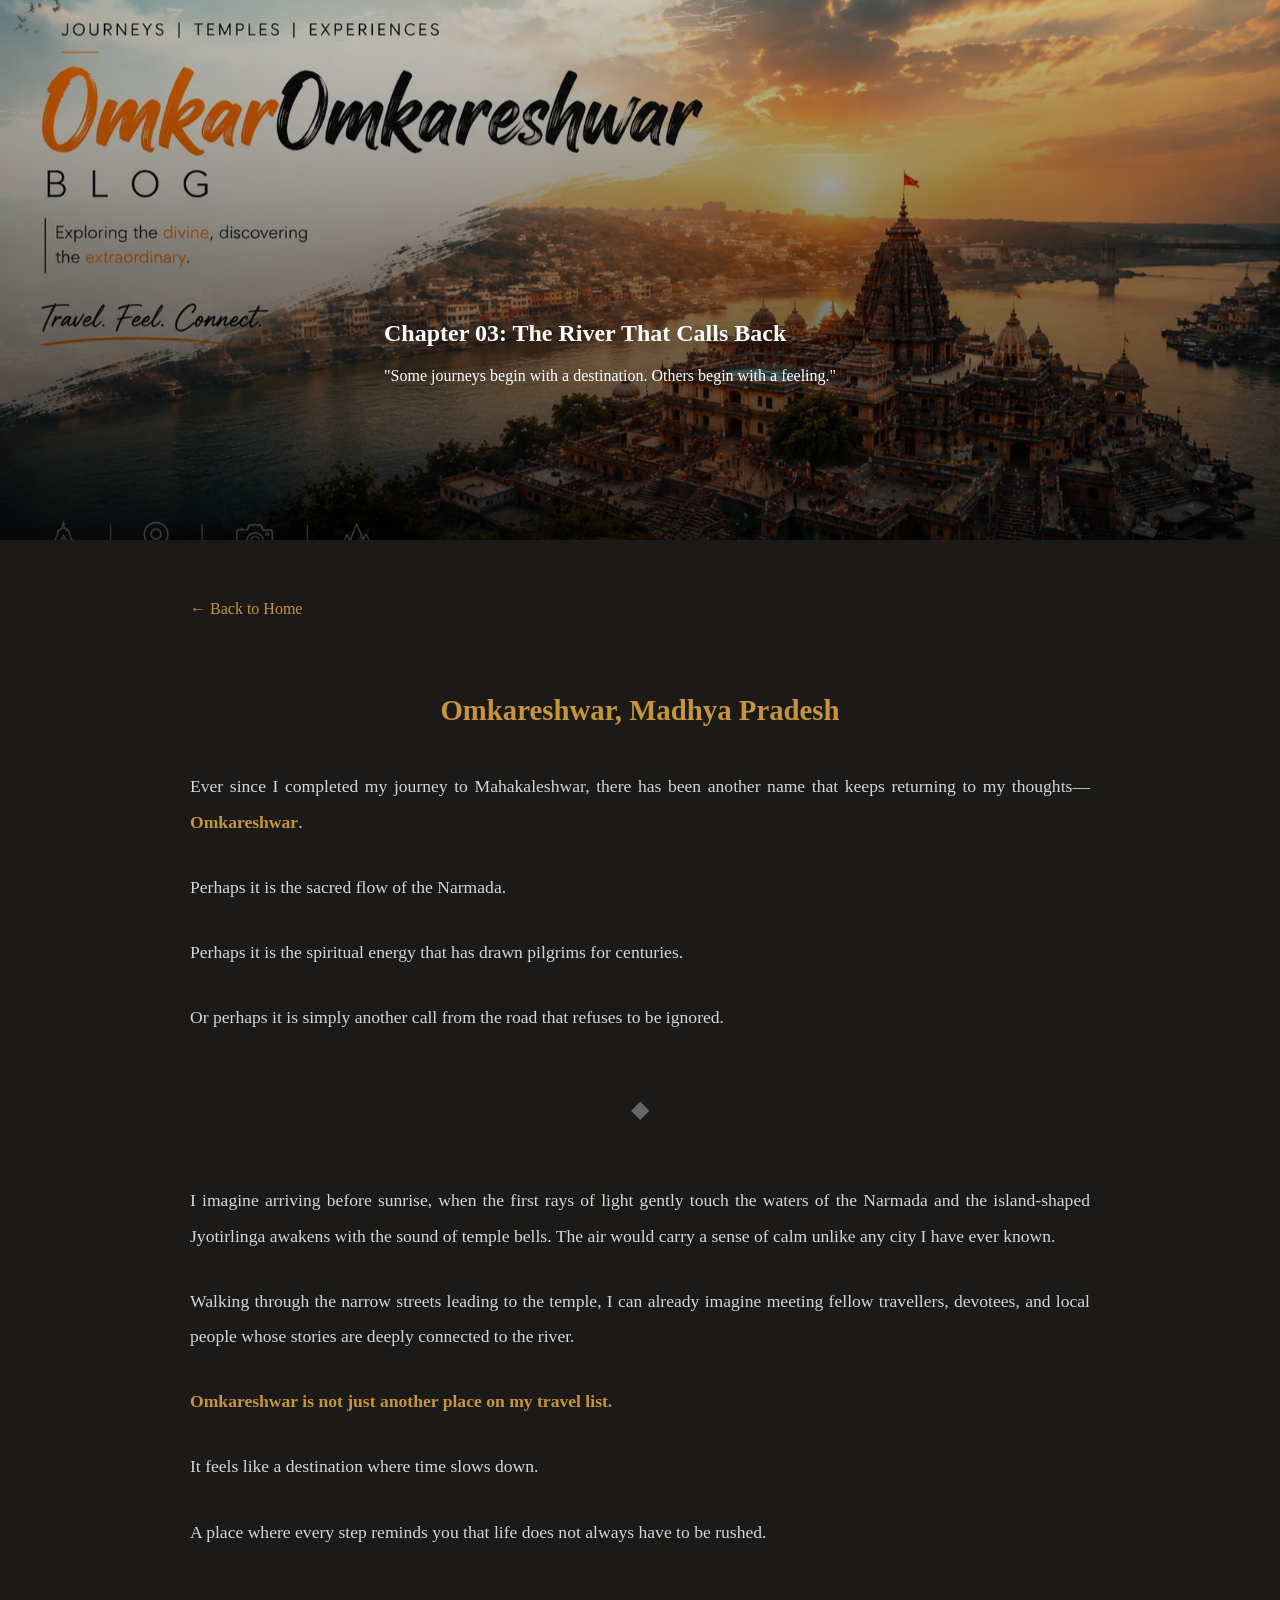
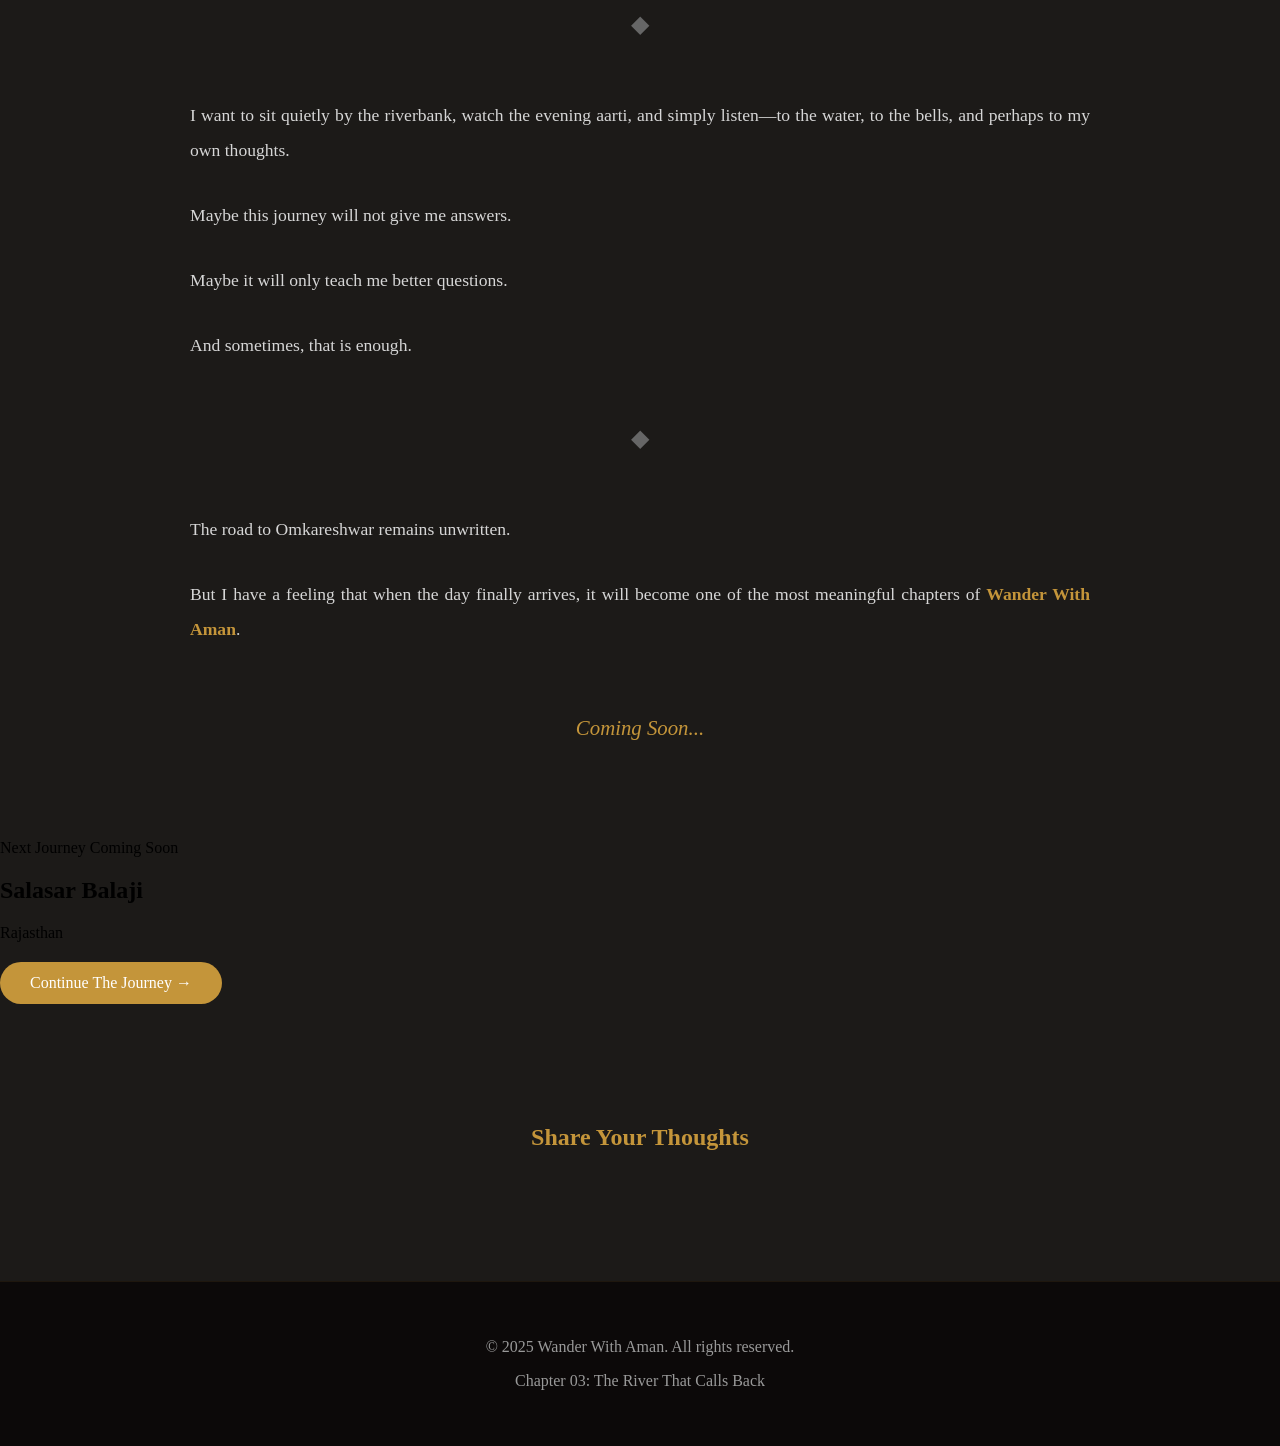
<file: omkareshwar.html>
<!DOCTYPE html>
<html lang="en">

<head>
    <meta charset="UTF-8">
    <meta name="viewport" content="width=device-width, initial-scale=1.0">
    <meta name="description"
        content="Chapter 03: The River That Calls Back — A spiritual journey to Omkareshwar and the sacred Narmada. Experience the divine calling of this sacred temple town.">
    <meta name="keywords"
        content="Omkareshwar, Narmada, Jyotirlinga, spiritual journey, Madhya Pradesh, solo travel, India">
    <meta name="author" content="Aman Kosre">

    <!-- Open Graph Tags -->
    <meta property="og:type" content="article">
    <meta property="og:title" content="Chapter 03: The River That Calls Back — Omkareshwar Journey">
    <meta property="og:description"
        content="A spiritual journey to Omkareshwar where time slows down and the soul awakens.">
    <meta property="og:image" content="https://wanderwithaman.com/Images/Omkareshwar.jpg">
    <meta property="og:url" content="https://wanderwithaman.com/omkareshwar.html">

    <!-- Twitter Card Tags -->
    <meta name="twitter:card" content="summary_large_image">
    <meta name="twitter:title" content="Chapter 03: The River That Calls Back — Omkareshwar">
    <meta name="twitter:description" content="A spiritual journey to the sacred Omkareshwar temple.">
    <meta name="twitter:image" content="https://wanderwithaman.com/Images/Omkareshwar.jpg">
    <meta name="twitter:creator" content="@aman_kosre14_14">

    <title>Chapter 03: The River That Calls Back — Omkareshwar Journey</title>
    <link rel="canonical" href="https://wanderwithaman.com/omkareshwar.html">

    <style>
        body {
            background: rgba(11, 9, 7, 0.93);
            color: #000000;
            font-family: georgia, serif, 'Times New Roman', Times, serif;
            margin: 0;
        }

        .hero {
            position: relative;
            height: 60vh;
            overflow: hidden;
        }

        .hero-bg {
            background-image: url('Images/Omkareshwar/Omkareshwar.webp');
            background-size: cover;
            background-position: center 38%;
            background-repeat: no-repeat;

            position: absolute;
            inset: 0;

            will-change: transform, filter;
        }

        #particles {
            position: absolute;
            inset: 0;
            width: 100%;
            height: 100%;

            z-index: 2;
            pointer-events: none;
        }

        .hero-overlay {
            position: absolute;
            inset: 0;
            background:
                linear-gradient(110deg, rgba(11, 9, 7, .9) 0%, rgba(11, 9, 7, .55) 50%, rgba(11, 9, 7, .18) 100%),
                linear-gradient(to top, rgba(11, 9, 7, .8) 0%, transparent 40%);
        }

        .hero::after {
            content: "";
            position: absolute;
            inset: 0;
            background: linear-gradient(to bottom,
                    rgba(0, 0, 0, .2),
                    rgba(0, 0, 0, .75));
            z-index: 1;
        }

        .hero-content {
            position: relative;
            z-index: 3;
        }

        .hero-bg {
            z-index: 0;
        }

        .hero::after {
            z-index: 1;
        }

        .hero-content {
            position: relative;
            z-index: 2;

            padding-top: 300px;
            padding-left: 30%;

            color: white;
        }

        .hero-label {
            display: inline-block;
            font-size: .68rem;
            font-weight: 400;
            letter-spacing: .26em;
            text-transform: uppercase;
            color: var(--gold);
            margin-bottom: 28px;
            opacity: 0;
            animation: fadeUp .8s var(--expo) .3s forwards;
        }

        .hero-title {
            color: white;
            text-shadow: 0 5px 20px rgba(0, 0, 0, .6);
        }

        .hero-line1 {
            display: block;
            font-size: clamp(68px, 11.5vw, 168px);
            letter-spacing: -.01em;
            opacity: 0;
            animation: slided 1s var(--expo) .5s forwards;
        }

        .hero-line2 {
            display: block;
            font-size: clamp(28px, 4.6vw, 68px);
            font-weight: 300;
            font-style: normal;
            letter-spacing: .3em;
            text-transform: uppercase;
            color: var(--gold);
            margin-top: 6px;
            opacity: 0;
            animation: slideUp 1s var(--expo) .7s forwards;
        }

        .hero-rule {
            width: 56px;
            height: 1px;
            background: var(--gold);
            margin: 30px 0;
            opacity: 0;
            animation: fadeIn .6s 1s forwards;
        }

        .hero-tagline {
            font-size: .95rem;
            font-weight: 300;
            color: var(--text-lt);
            letter-spacing: .1em;
            margin-bottom: 40px;
            opacity: 0;
            animation: fadeUp .8s var(--expo) 1.05s forwards;
        }

        .hero-btn {
            display: inline-flex;
            align-items: center;
            gap: 10px;
            font-size: .75rem;
            font-weight: 400;
            letter-spacing: .16em;
            text-transform: uppercase;
            color: var(--cream);
            border: 1px solid var(--border2);
            padding: 14px 28px;
            border-radius: 2px;
            transition: background .3s, border-color .3s, transform .25s;
            opacity: 0;
            animation: fadeUp .8s var(--expo) 1.2s forwards;
        }

        .hero-btn:hover {
            background: rgba(196, 149, 58, .1);
            border-color: var(--gold);
            transform: translateY(-2px);
        }

        .hero-btn svg {
            transition: transform .3s;
        }

        .hero-btn:hover svg {
            transform: translateX(4px);
        }

        /* scroll indicator */
        .hero-scroll {
            position: absolute;
            bottom: 40px;
            left: 7%;
            z-index: 2;
            display: flex;
            flex-direction: column;
            align-items: center;
            gap: 10px;
            opacity: 0;
            animation: fadeIn .8s 1.5s forwards;
        }

        .hero-scroll span {
            font-size: .6rem;
            letter-spacing: .22em;
            text-transform: uppercase;
            color: var(--muted);
            writing-mode: vertical-lr;
        }

        .scroll-bar {
            width: 1px;
            height: 54px;
            background: linear-gradient(to bottom, var(--gold), transparent);
            animation: pulse 2s ease-in-out infinite;
        }

        @keyframes pulse {

            0%,
            100% {
                opacity: .35
            }

            50% {
                opacity: 1
            }
        }

        .nav.scrolled {
            background: rgba(11, 9, 7, .93);
            backdrop-filter: blur(20px);
            -webkit-backdrop-filter: blur(20px);
            padding: 16px 5%;
            border-bottom-color: var(--border);
        }

        /* rotating badge */
        .hero-badge {
            position: absolute;
            bottom: 14%;
            right: 7%;
            z-index: 2;
            width: 128px;
            height: 128px;
            opacity: 0;
            animation: fadeIn .8s 1.4s forwards;
        }

        .hero-badge-ring {
            width: 100%;
            height: 100%;
            animation: spin 22s linear infinite;
        }

        .hero-badge-ring text {
            font-family: var(--sans);
            font-size: 9.2px;
            fill: var(--gold);
            letter-spacing: 3.8px;
            text-transform: uppercase;
        }

        .hero-badge-icon {
            position: absolute;
            inset: 0;
            display: flex;
            align-items: center;
            justify-content: center;
        }

        .hero-profile {
            display: flex;
            align-items: center;
            gap: 18px;
            margin: 35px 0;
        }

        .hero-profile img {
            width: 80px;
            height: 80px;
            border-radius: 50%;
            object-fit: cover;
            border: 3px solid #C4953A;
            box-shadow: 0 0 30px rgba(196, 149, 58, .25);
        }

        .hero-profile-info span {
            font-size: .7rem;
            letter-spacing: .15em;
            text-transform: uppercase;
            color: #C4953A;
        }

        .hero-profile-info h3 {
            color: white;
            font-weight: 400;
            margin-top: 4px;
        }

        .hero-status {
            margin-top: 25px;
            display: inline-block;
            padding: 10px 18px;
            border: 1px solid rgba(196, 149, 58, .2);
            background: rgba(196, 149, 58, .05);
            color: #C4953A;
            font-size: .7rem;
            letter-spacing: .15em;
            text-transform: uppercase;
        }

        .container {
            max-width: 900px;
            margin: 0 auto;
            padding: 60px 20px;
        }

        .article-content {
            line-height: 2;
            font-size: 1.1rem;
            color: #d6d6d6;
        }

        .article-content p {
            margin: 30px 0;
            text-align: justify;
        }

        .article-content strong {
            color: #C4953A;
        }

        .section-divider {
            text-align: center;
            margin: 50px 0;
            color: #666;
            font-size: 1.5rem;
        }

        .footer {
            background: rgba(8, 6, 5, 0.8);
            color: #999;
            text-align: center;
            padding: 40px 20px;
            margin-top: 60px;
            border-top: 1px solid rgba(196, 149, 58, .1);
        }

        .back-link {
            display: inline-block;
            margin-bottom: 40px;
            color: #C4953A;
            text-decoration: none;
            transition: 0.3s;
        }

        .back-link:hover {
            color: #d8a84b;
        }

        @media (max-width: 768px) {
            .hero-title {
                font-size: 2rem;
            }

            .hero-subtitle {
                font-size: 1rem;
            }

            .article-content {
                font-size: 1rem;
            }
        }

        .back-to-top {
            position: fixed;
            right: 25px;
            bottom: 25px;
            width: 55px;
            height: 55px;
            border: none;
            border-radius: 50%;
            background: #C4953A;
            color: #fff;
            z-index: 99999;
            cursor: pointer;
            opacity: 0;
            visibility: hidden;
            transition: opacity .3s, background .3s;
        }

        .back-to-top.show {
            opacity: 1;
            visibility: visible;
        }

        .back-to-top:hover {
            transform: translateY(-5px);
            background: #d8a84b;
        }

        .comments-section {
            max-width: 900px;
            margin: 80px auto;
            padding: 20px;
        }

        .comments-section h2 {
            text-align: center;
            color: #C4953A;
            margin-bottom: 30px;
        }

        .next-story-link {
            display: inline-block;
            margin-top: 20px;
            padding: 12px 30px;
            background: #C4953A;
            color: #ffffff;
            text-decoration: none;
            border-radius: 30px;
            transition: .3s ease;
        }
        
        /* Mobile */
        @media (max-width:768px) {
            .hero {
                min-height: 80vh;
            }

            .nav-links {
                gap: 15px;
            }

            .hero-title {
                font-size: 2.8rem;
            }

            .section {
                padding: 118px 0;
            }

        }

        /* Small Mobile */
        @media (max-width:480px) {

            .hero-title {
                font-size: 2rem;
            }

            .hero-subtitle {
                font-size: .9rem;
            }
        }
    </style>
</head>

<body>
    <section class="hero">
        <div class="hero-bg"></div>
        <canvas id="particles"></canvas>
        <div class="hero-content">
            <h1 class="hero-title">Chapter 03: The River That Calls Back</h1>
            <p class="hero-subtitle">"Some journeys begin with a destination. Others begin with a feeling."</p>
        </div>
    </section>

    <div class="container">
        <a href="index.html#journal" class="back-link">← Back to Home</a>

        <div class="article-content">
            <h2 style="color: #C4953A; font-size: 1.8rem; text-align: center;">Omkareshwar, Madhya Pradesh</h2>

            <p>
                Ever since I completed my journey to Mahakaleshwar, there has been another name that keeps returning to
                my thoughts—<strong>Omkareshwar</strong>.
            </p>

            <p>
                Perhaps it is the sacred flow of the Narmada.
            </p>

            <p>
                Perhaps it is the spiritual energy that has drawn pilgrims for centuries.
            </p>

            <p>
                Or perhaps it is simply another call from the road that refuses to be ignored.
            </p>

            <div class="section-divider">◆</div>

            <p>
                I imagine arriving before sunrise, when the first rays of light gently touch the waters of the Narmada
                and the island-shaped Jyotirlinga awakens with the sound of temple bells. The air would carry a sense of
                calm unlike any city I have ever known.
            </p>

            <p>
                Walking through the narrow streets leading to the temple, I can already imagine meeting fellow
                travellers, devotees, and local people whose stories are deeply connected to the river.
            </p>

            <p>
                <strong>Omkareshwar is not just another place on my travel list.</strong>
            </p>

            <p>
                It feels like a destination where time slows down.
            </p>

            <p>
                A place where every step reminds you that life does not always have to be rushed.
            </p>

            <div class="section-divider">◆</div>

            <p>
                I want to sit quietly by the riverbank, watch the evening aarti, and simply listen—to the water, to the
                bells, and perhaps to my own thoughts.
            </p>

            <p>
                Maybe this journey will not give me answers.
            </p>

            <p>
                Maybe it will only teach me better questions.
            </p>

            <p>
                And sometimes, that is enough.
            </p>

            <div class="section-divider">◆</div>

            <p>
                The road to Omkareshwar remains unwritten.
            </p>

            <p>
                But I have a feeling that when the day finally arrives, it will become one of the most meaningful
                chapters of <strong>Wander With Aman</strong>.
            </p>

            <p style="text-align: center; margin-top: 60px; font-size: 1.3rem; color: #C4953A; font-style: italic;">
                Coming Soon...
            </p>
        </div>
    </div>
    <section class="next-story">

        <span>Next Journey Coming Soon</span>

        <h2>Salasar Balaji</h2>
        <h7>Rajasthan</h7>
        <br>
        <a href="salasar-balaji.html" class="next-story-link">
            Continue The Journey →
        </a>

    </section>
    <section class="comments-section">

        <h2>Share Your Thoughts</h2>

        <!-- Giscus Code Here -->
        <div id="disqus_thread"></div>
        <script>
            var disqus_config = function () {
                this.page.url = window.location.href;
                this.page.identifier = window.location.pathname;
            };

            (function () {
                var d = document, s = d.createElement('script');
                s.src = 'https://wanderwithaman-vercel-app.disqus.com/embed.js';
                s.setAttribute('data-timestamp', +new Date());
                (d.head || d.body).appendChild(s);
            })();
        </script>

        <noscript>
            Please enable JavaScript to view the comments powered by Disqus.
        </noscript>
    </section>
    <div class="footer">
        <p>© 2025 Wander With Aman. All rights reserved.</p>
        <p>Chapter 03: The River That Calls Back</p>
    </div>
    <button class="back-to-top" id="backToTop">
        ⬆
    </button>
    <script>
        const backToTopButton = document.getElementById('backToTop');

        window.addEventListener('scroll', () => {
            if (window.scrollY > 300) {
                backToTopButton.classList.add('show');
            } else {
                backToTopButton.classList.remove('show');
            }
        });

        backToTopButton.addEventListener('click', () => {
            window.scrollTo({
                top: 0,
                behavior: 'smooth'
            });
        });
        // Nav on scroll
        const nav = document.getElementById('nav');
        window.addEventListener('scroll', () => {
            nav.classList.toggle('scrolled', window.scrollY > 60);
        }, { passive: true });
    </script>
    <script>
        const heroBg = document.querySelector('.hero-bg');

        window.addEventListener('scroll', () => {

            const scroll = window.scrollY;

            heroBg.style.transform =
                `translateY(${scroll * 0.25}px) scale(${1 + scroll / 5000})`;

            heroBg.style.filter =
                `blur(${Math.min(scroll / 80, 5)}px)`;

            heroBg.style.opacity =
                1 - scroll / 1500;

        });
    </script>
    <script>

        const canvas = document.getElementById('particles');
        const ctx = canvas.getContext('2d');

        function resizeCanvas() {
            canvas.width = window.innerWidth;
            canvas.height = document.querySelector('.hero').offsetHeight;
        }

        resizeCanvas();

        window.addEventListener('resize', resizeCanvas);

        const particles = [];

        document.querySelector('.hero')
            .addEventListener('mousemove', (e) => {

                const rect = canvas.getBoundingClientRect();

                for (let i = 0; i < 3; i++) {

                    particles.push({
                        x: e.clientX - rect.left,
                        y: e.clientY - rect.top,

                        size: Math.random() * 4 + 1,

                        speedX: (Math.random() - 0.5) * 2,
                        speedY: (Math.random() - 0.5) * 2,

                        life: 60
                    });

                }

            });

        function animate() {

            ctx.clearRect(
                0,
                0,
                canvas.width,
                canvas.height
            );

            for (let i = particles.length - 1; i >= 0; i--) {

                const p = particles[i];

                p.x += p.speedX;
                p.y += p.speedY;

                p.life--;

                ctx.beginPath();

                ctx.arc(
                    p.x,
                    p.y,
                    p.size,
                    0,
                    Math.PI * 2
                );

                ctx.fillStyle =
                    `rgba(255,255,220,${p.life / 60})`;

                ctx.shadowBlur = 15;
                ctx.shadowColor = '#fff';

                ctx.fill();

                if (p.life <= 0) {
                    particles.splice(i, 1);
                }
            }

            requestAnimationFrame(animate);
        }

        animate();

    </script>
</body>

</html>
</file>
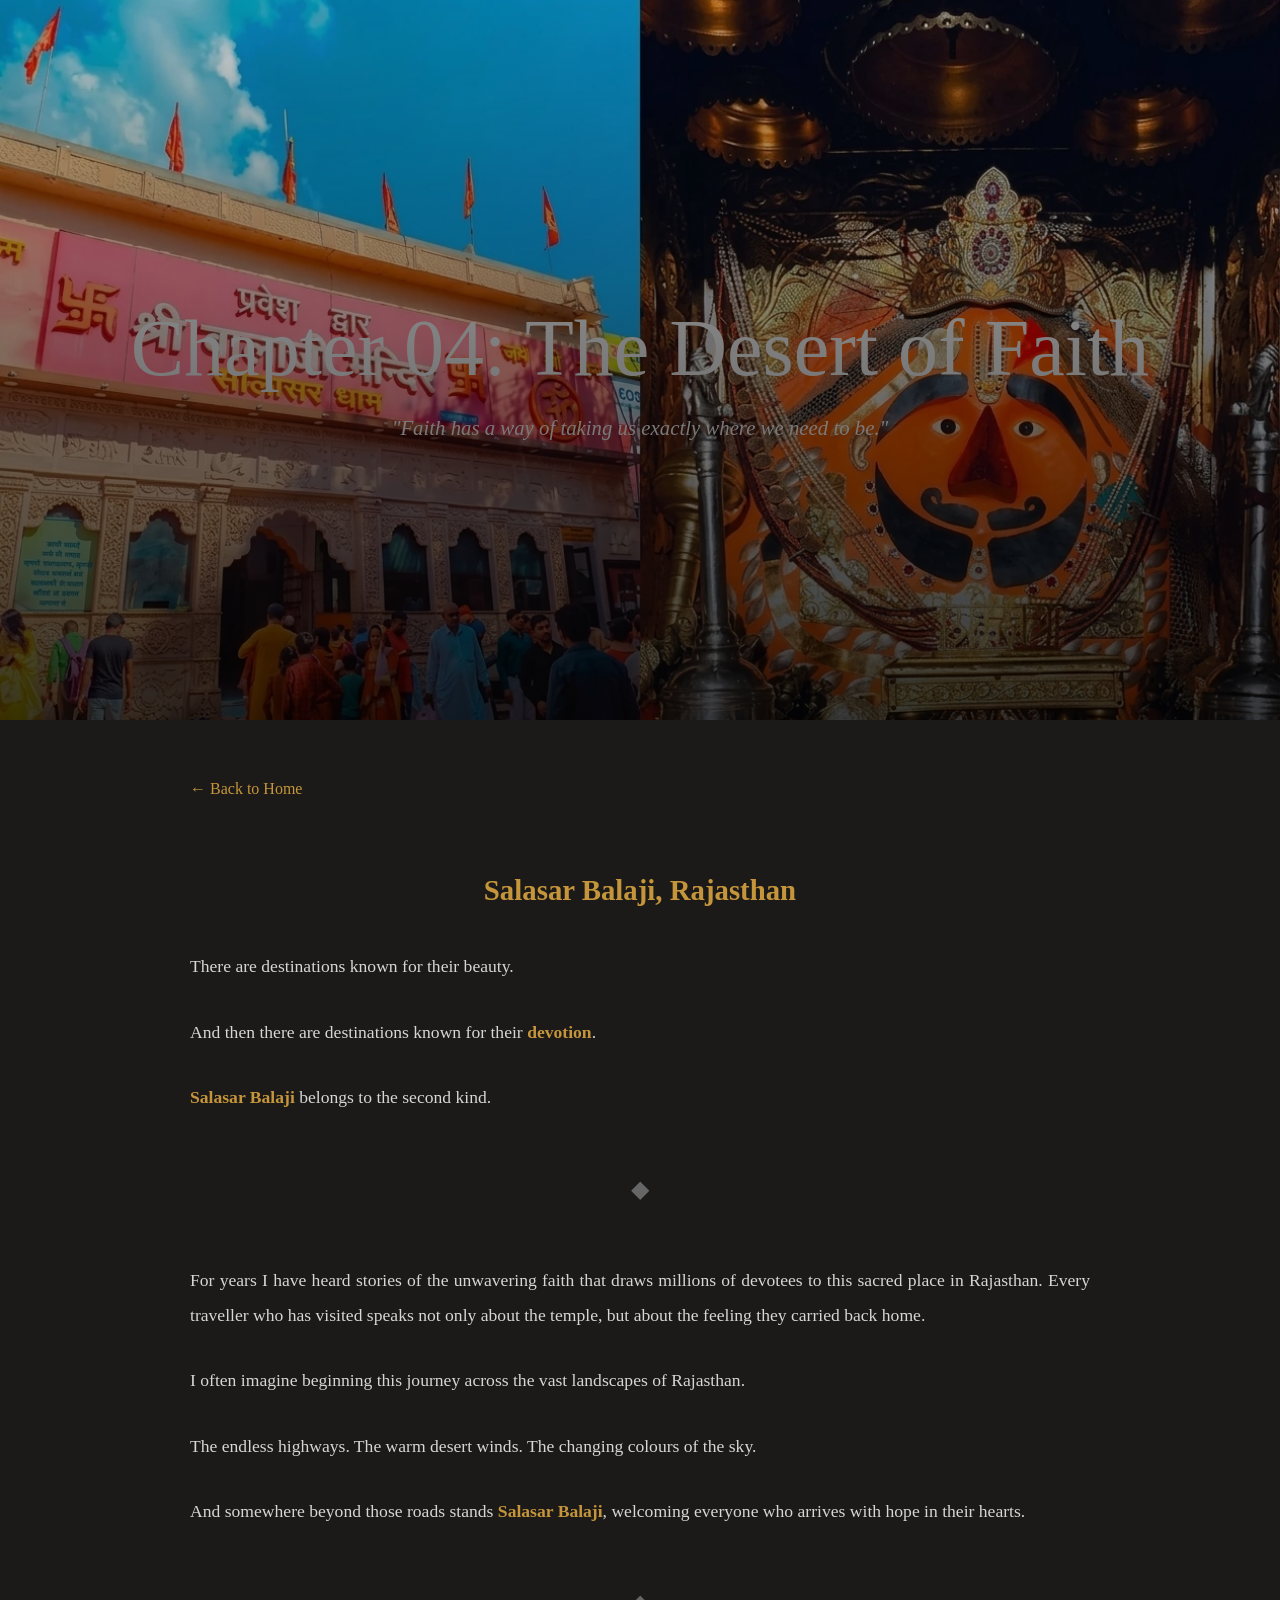
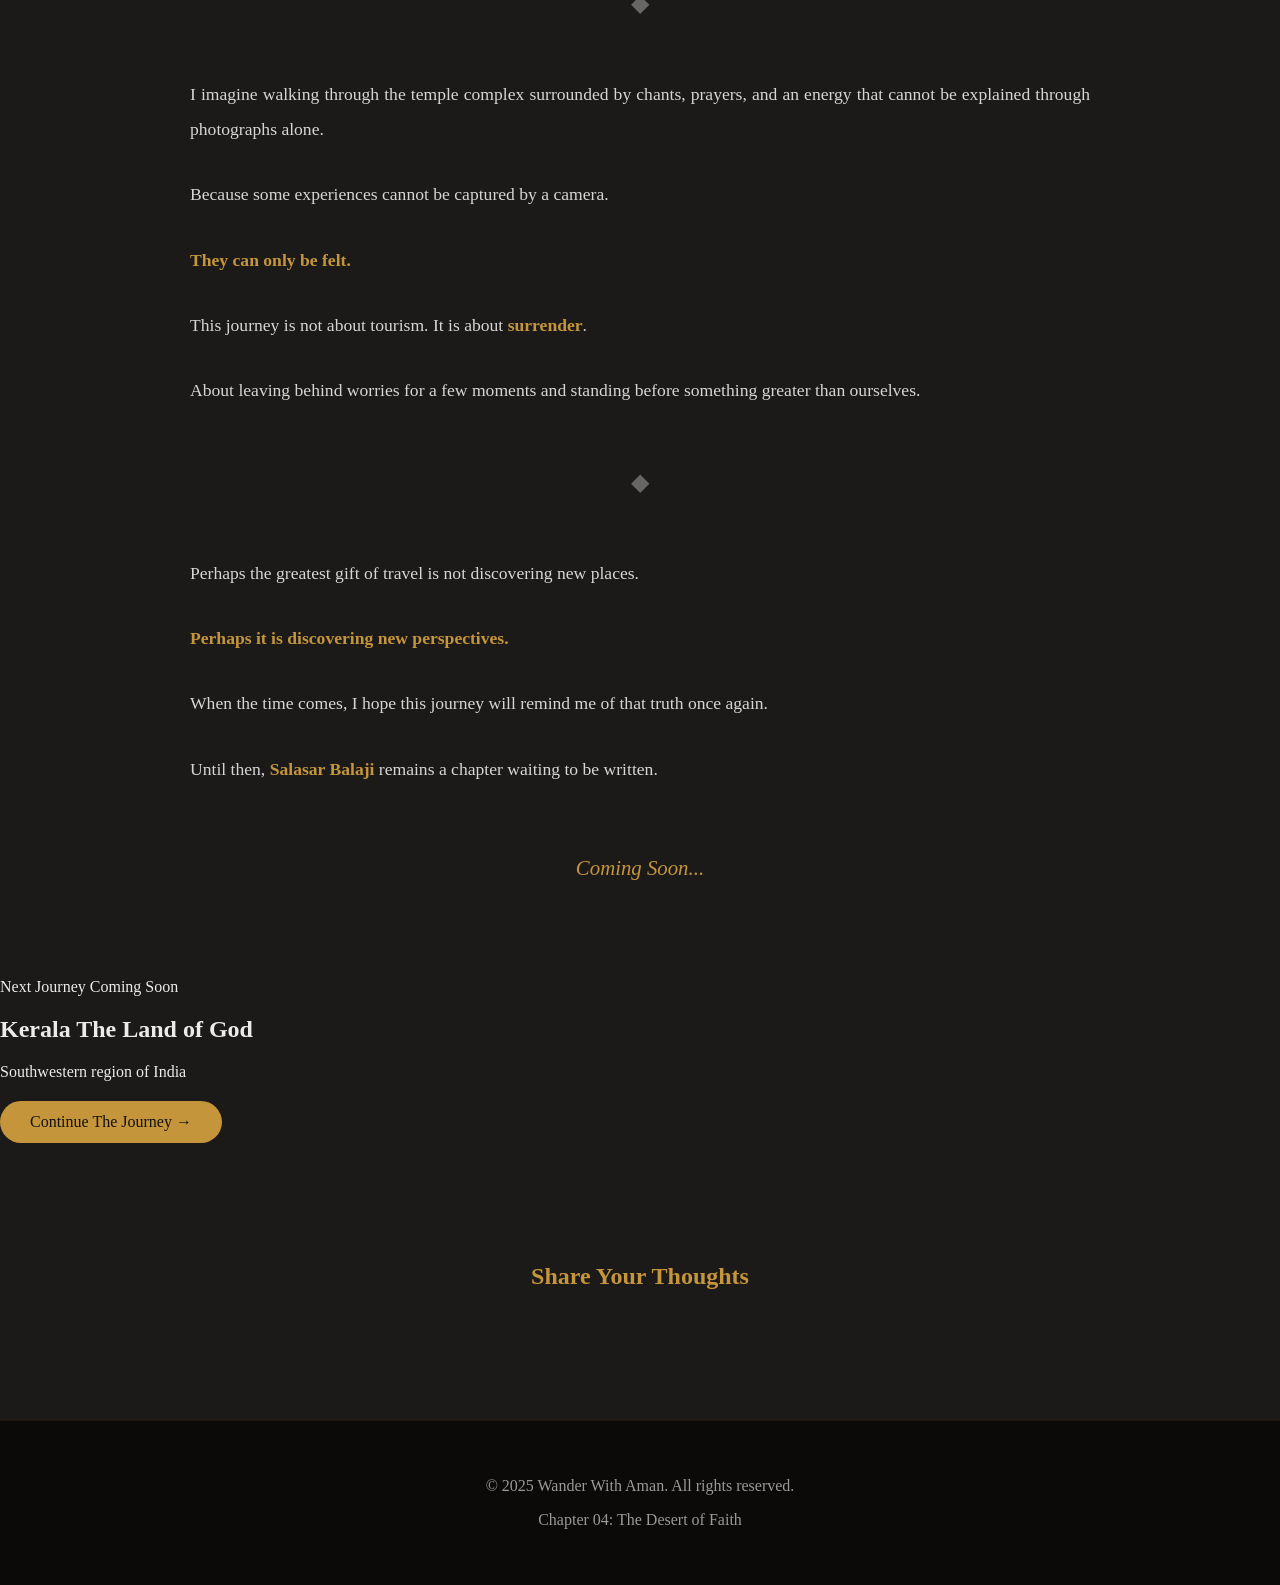
<file: salasar-balaji.html>
<!DOCTYPE html>
<html lang="en">

<head>
    <meta charset="UTF-8">
    <meta name="viewport" content="width=device-width, initial-scale=1.0">
    <meta name="description"
        content="Chapter 04: The Desert of Faith — A journey to Salasar Balaji in Rajasthan where devotion and faith create an unforgettable spiritual experience.">
    <meta name="keywords" content="Salasar Balaji, Rajasthan, faith, temple, desert, pilgrimage, solo travel, India">
    <meta name="author" content="Aman Kosre">

    <!-- Open Graph Tags -->
    <meta property="og:type" content="article">
    <meta property="og:title" content="Chapter 04: The Desert of Faith — Salasar Balaji Journey">
    <meta property="og:description"
        content="A journey to Salasar Balaji where unwavering faith and spiritual energy transform every soul that arrives.">
    <meta property="og:image" content="https://wanderwithaman.com/Images/SalasarBalaji.jpg">
    <meta property="og:url" content="https://wanderwithaman.com/salasar-balaji.html">

    <!-- Twitter Card Tags -->
    <meta name="twitter:card" content="summary_large_image">
    <meta name="twitter:title" content="Chapter 04: The Desert of Faith — Salasar Balaji">
    <meta name="twitter:description"
        content="A spiritual journey across Rajasthan's deserts to the sacred Salasar Balaji temple.">
    <meta name="twitter:image" content="https://wanderwithaman.com/Images/SalasarBalaji.jpg">
    <meta name="twitter:creator" content="@aman_kosre14_14">

    <title>Chapter 04: The Desert of Faith — Salasar Balaji Journey</title>
    <link rel="canonical" href="https://wanderwithaman.com/salasar-balaji.html">

    <style>
        body {
            background: rgba(11, 9, 7, 0.93);
            color: #ebebeb;
            font-family: georgia, serif, 'Times New Roman', Times, serif;
            margin: 0;
        }

        .hero {
            position: relative;
            height: 80vh;
            overflow: hidden;
        }

        .hero-bg {
            position: absolute;
            inset: 0;
            background: url('Images/Balaji/Balaji.webp') center/cover;
            z-index: -1;
        }

        .hero::after {
            content: "";
            position: absolute;
            inset: 0;
            background: linear-gradient(to bottom,
                    rgba(0, 0, 0, .2),
                    rgba(0, 0, 0, .75));
            z-index: 1;
        }

        .hero-content {
            height: 100%;
            display: flex;
            flex-direction: column;
            justify-content: center;
            align-items: center;
            text-align: center;
            padding: 20px;
        }

        .hero-title {
            font-size: clamp(2.5rem, 8vw, 5rem);
            font-weight: 400;
            margin: 0;
            line-height: 1.2;
        }

        .hero-subtitle {
            font-size: 1.3rem;
            color: #ffffff;
            margin-top: 20px;
            font-style: italic;
        }

        .container {
            max-width: 900px;
            margin: 0 auto;
            padding: 60px 20px;
        }

        .article-content {
            line-height: 2;
            font-size: 1.1rem;
            color: #d6d6d6;
        }

        .article-content p {
            margin: 30px 0;
            text-align: justify;
        }

        .article-content strong {
            color: #C4953A;
        }

        .section-divider {
            text-align: center;
            margin: 50px 0;
            color: #666;
            font-size: 1.5rem;
        }

        .footer {
            background: rgba(8, 6, 5, 0.8);
            color: #999;
            text-align: center;
            padding: 40px 20px;
            margin-top: 60px;
            border-top: 1px solid rgba(196, 149, 58, .1);
        }

        .back-link {
            display: inline-block;
            margin-bottom: 40px;
            color: #C4953A;
            text-decoration: none;
            transition: 0.3s;
        }

        .back-link:hover {
            color: #d8a84b;
        }

        @media (max-width: 768px) {
            .hero-title {
                font-size: 2rem;
            }

            .hero-subtitle {
                font-size: 1rem;
            }

            .article-content {
                font-size: 1rem;
            }
        }

        .comments-section {
            max-width: 900px;
            margin: 80px auto;
            padding: 20px;
        }

        .comments-section h2 {
            text-align: center;
            color: #C4953A;
            margin-bottom: 30px;
        }

        .next-story-link {
            display: inline-block;
            margin-top: 20px;
            padding: 12px 30px;
            background: #C4953A;
            color: #111;
            text-decoration: none;
            border-radius: 30px;
            transition: .3s ease;
        }
    </style>
</head>

<body>
    <section class="hero">
        <div class="hero-bg"></div>
        <div class="hero-content">
            <h1 class="hero-title">Chapter 04: The Desert of Faith</h1>
            <p class="hero-subtitle">"Faith has a way of taking us exactly where we need to be."</p>
        </div>
    </section>

    <div class="container">
        <a href="WebWander.html#journal" class="back-link">← Back to Home</a>

        <div class="article-content">
            <h2 style="color: #C4953A; font-size: 1.8rem; text-align: center;">Salasar Balaji, Rajasthan</h2>

            <p>
                There are destinations known for their beauty.
            </p>

            <p>
                And then there are destinations known for their <strong>devotion</strong>.
            </p>

            <p>
                <strong>Salasar Balaji</strong> belongs to the second kind.
            </p>

            <div class="section-divider">◆</div>

            <p>
                For years I have heard stories of the unwavering faith that draws millions of devotees to this sacred
                place in Rajasthan. Every traveller who has visited speaks not only about the temple, but about the
                feeling they carried back home.
            </p>

            <p>
                I often imagine beginning this journey across the vast landscapes of Rajasthan.
            </p>

            <p>
                The endless highways. The warm desert winds. The changing colours of the sky.
            </p>

            <p>
                And somewhere beyond those roads stands <strong>Salasar Balaji</strong>, welcoming everyone who arrives
                with hope in their hearts.
            </p>

            <div class="section-divider">◆</div>

            <p>
                I imagine walking through the temple complex surrounded by chants, prayers, and an energy that cannot be
                explained through photographs alone.
            </p>

            <p>
                Because some experiences cannot be captured by a camera.
            </p>

            <p>
                <strong>They can only be felt.</strong>
            </p>

            <p>
                This journey is not about tourism. It is about <strong>surrender</strong>.
            </p>

            <p>
                About leaving behind worries for a few moments and standing before something greater than ourselves.
            </p>

            <div class="section-divider">◆</div>

            <p>
                Perhaps the greatest gift of travel is not discovering new places.
            </p>

            <p>
                <strong>Perhaps it is discovering new perspectives.</strong>
            </p>

            <p>
                When the time comes, I hope this journey will remind me of that truth once again.
            </p>

            <p>
                Until then, <strong>Salasar Balaji</strong> remains a chapter waiting to be written.
            </p>

            <p style="text-align: center; margin-top: 60px; font-size: 1.3rem; color: #C4953A; font-style: italic;">
                Coming Soon...
            </p>
        </div>
    </div>
    <section class="next-story">

        <span>Next Journey Coming Soon</span>

        <h2>Kerala The Land of God</h2>
        <h7>Southwestern region of India</h7>
        <br>
        <a href="kerala-backwaters.html" class="next-story-link">
            Continue The Journey →
        </a>

    </section>
    <section class="comments-section">

        <h2>Share Your Thoughts</h2>

        <!-- Giscus Code Here -->
        <div id="disqus_thread"></div>
        <script>
            var disqus_config = function () {
                this.page.url = window.location.href;
                this.page.identifier = window.location.pathname;
            };

            (function () {
                var d = document, s = d.createElement('script');
                s.src = 'https://wanderwithaman-vercel-app.disqus.com/embed.js';
                s.setAttribute('data-timestamp', +new Date());
                (d.head || d.body).appendChild(s);
            })();
        </script>

        <noscript>
            Please enable JavaScript to view the comments powered by Disqus.
        </noscript>
    </section>
    <div class="footer">
        <p>© 2025 Wander With Aman. All rights reserved.</p>
        <p>Chapter 04: The Desert of Faith</p>
    </div>
</body>

</html>
</file>
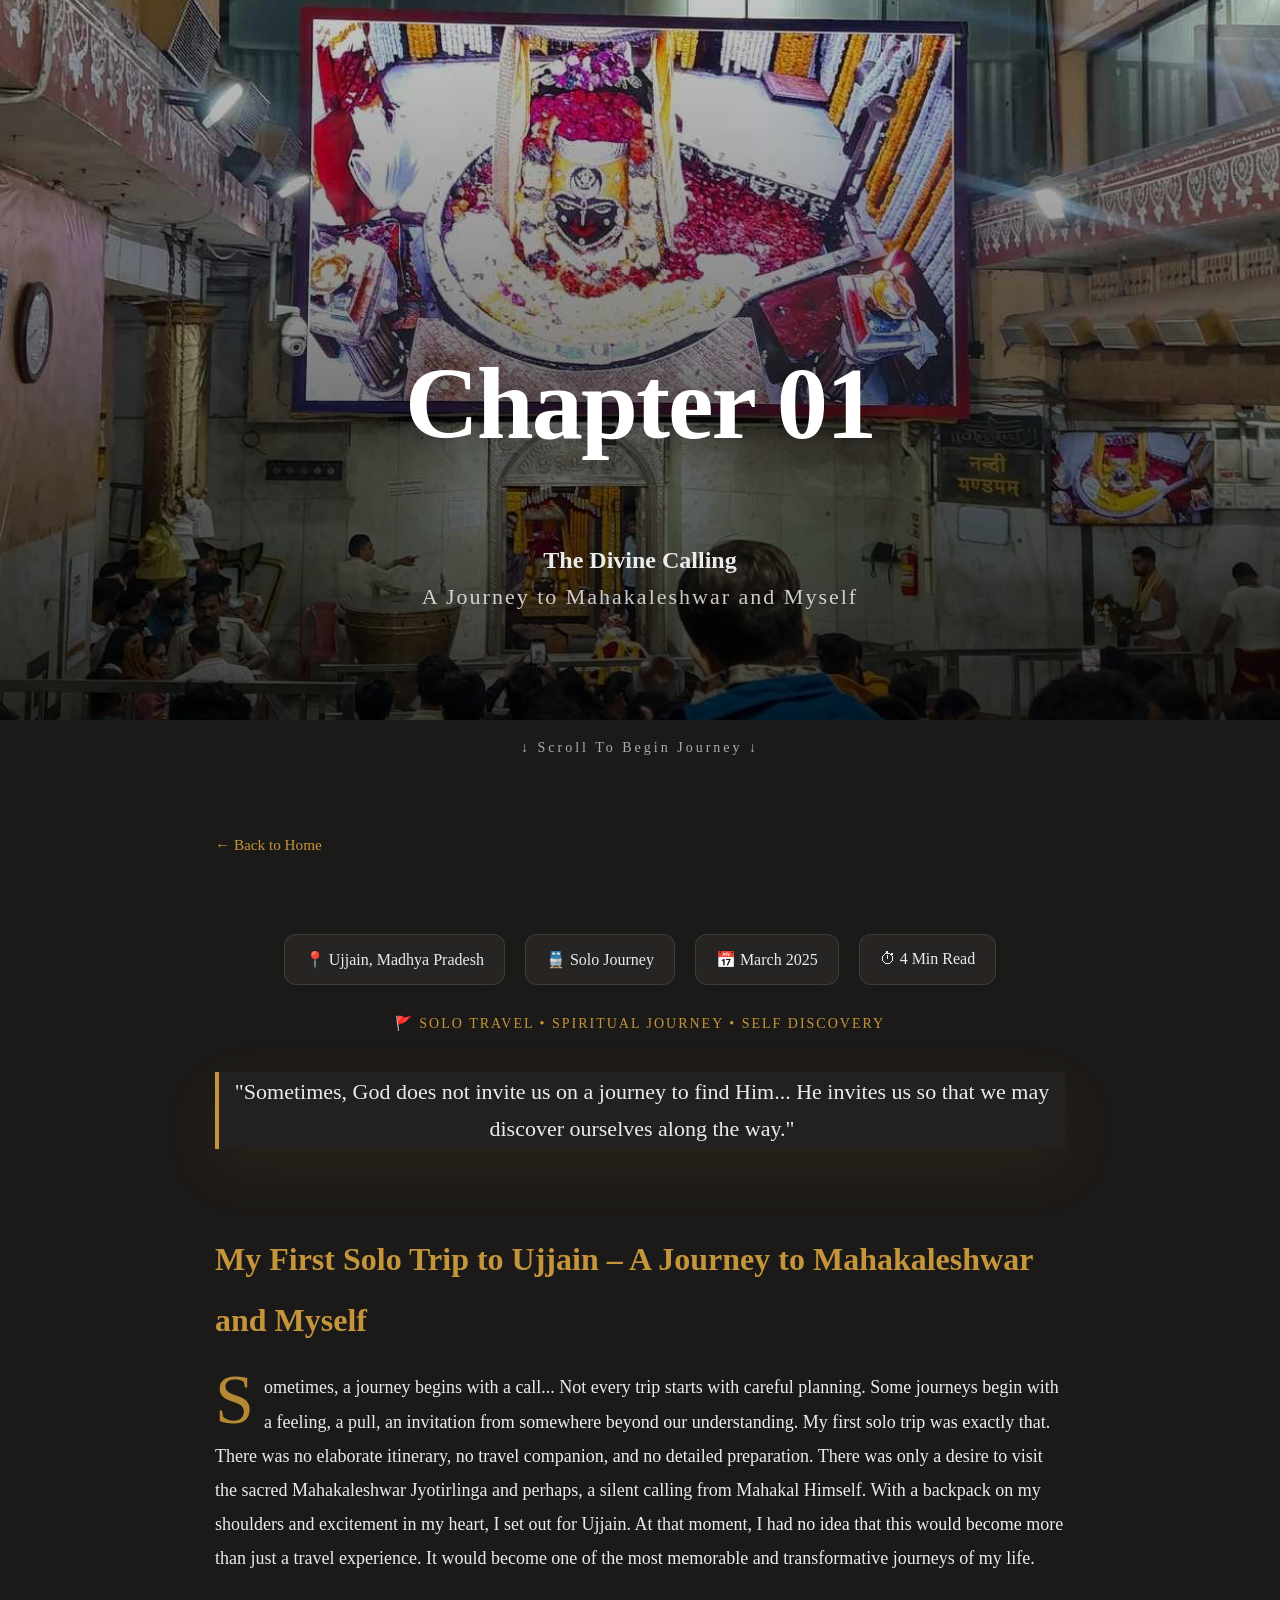
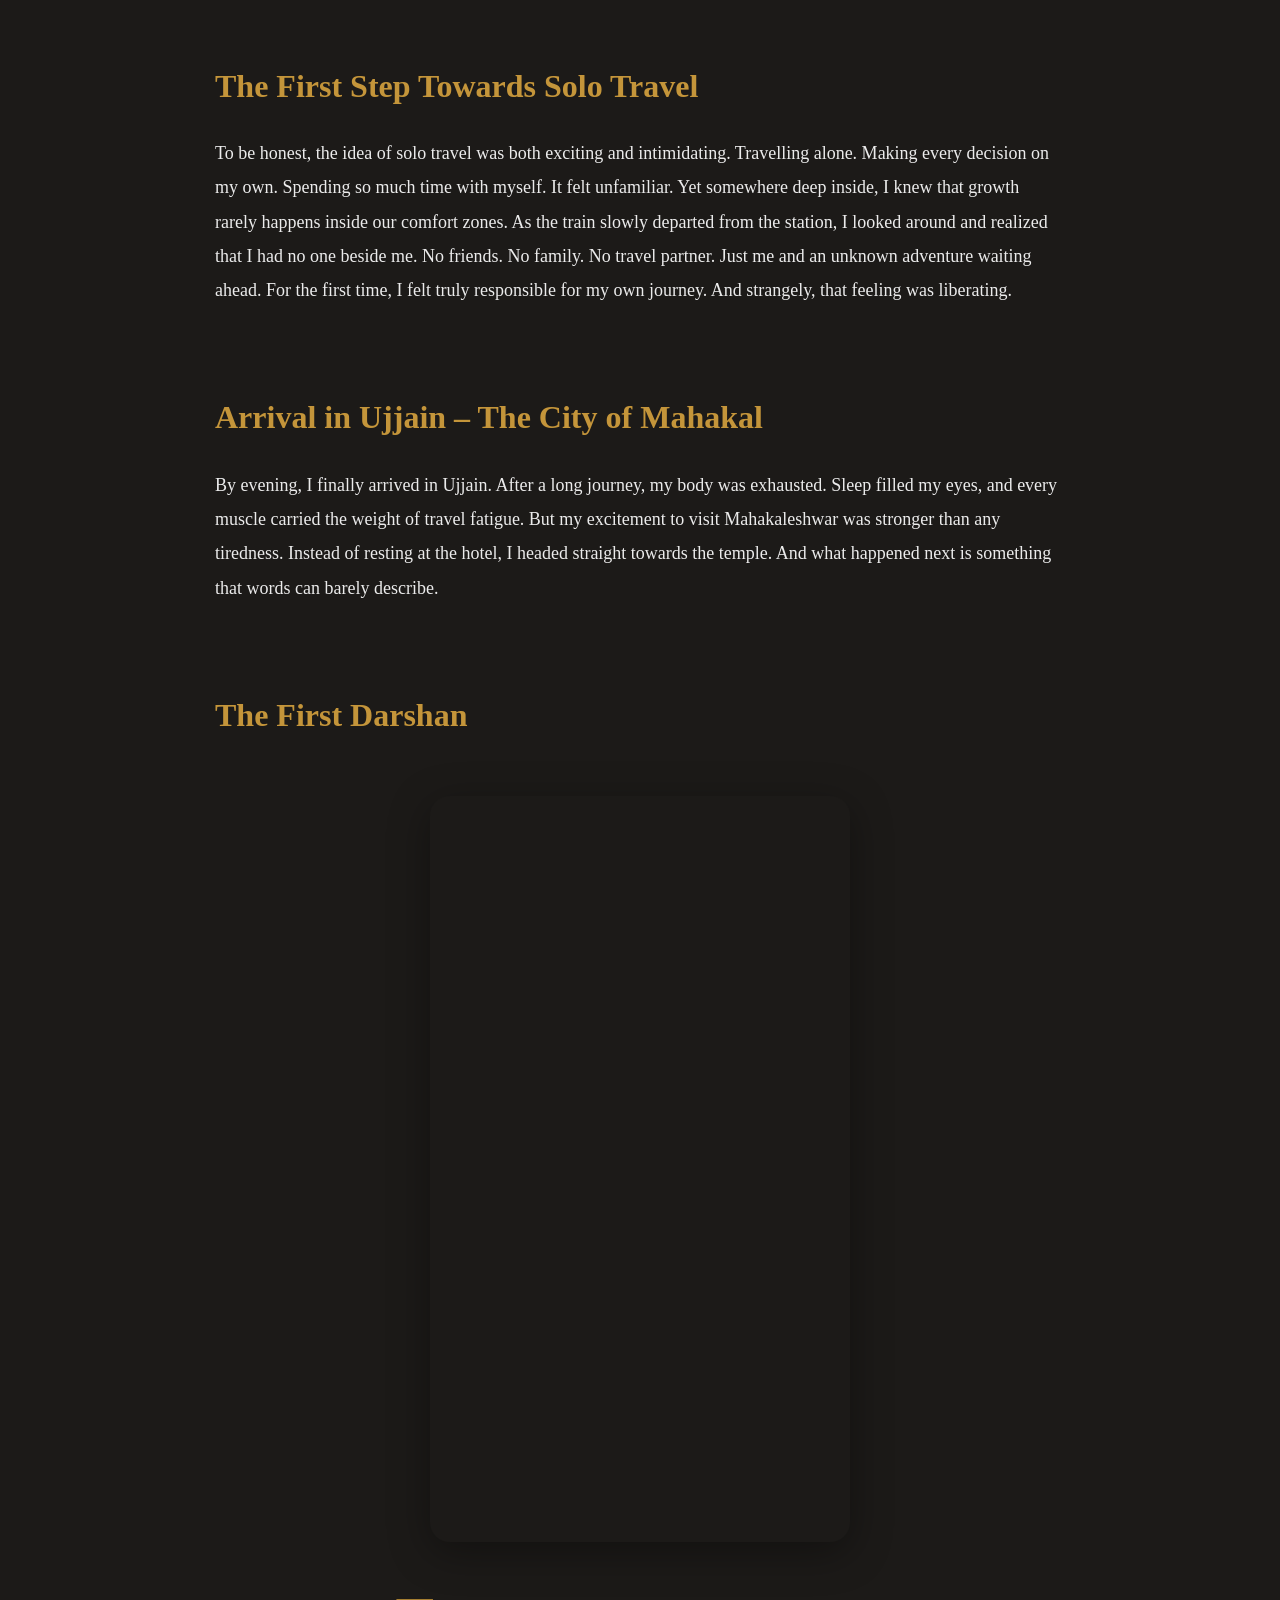
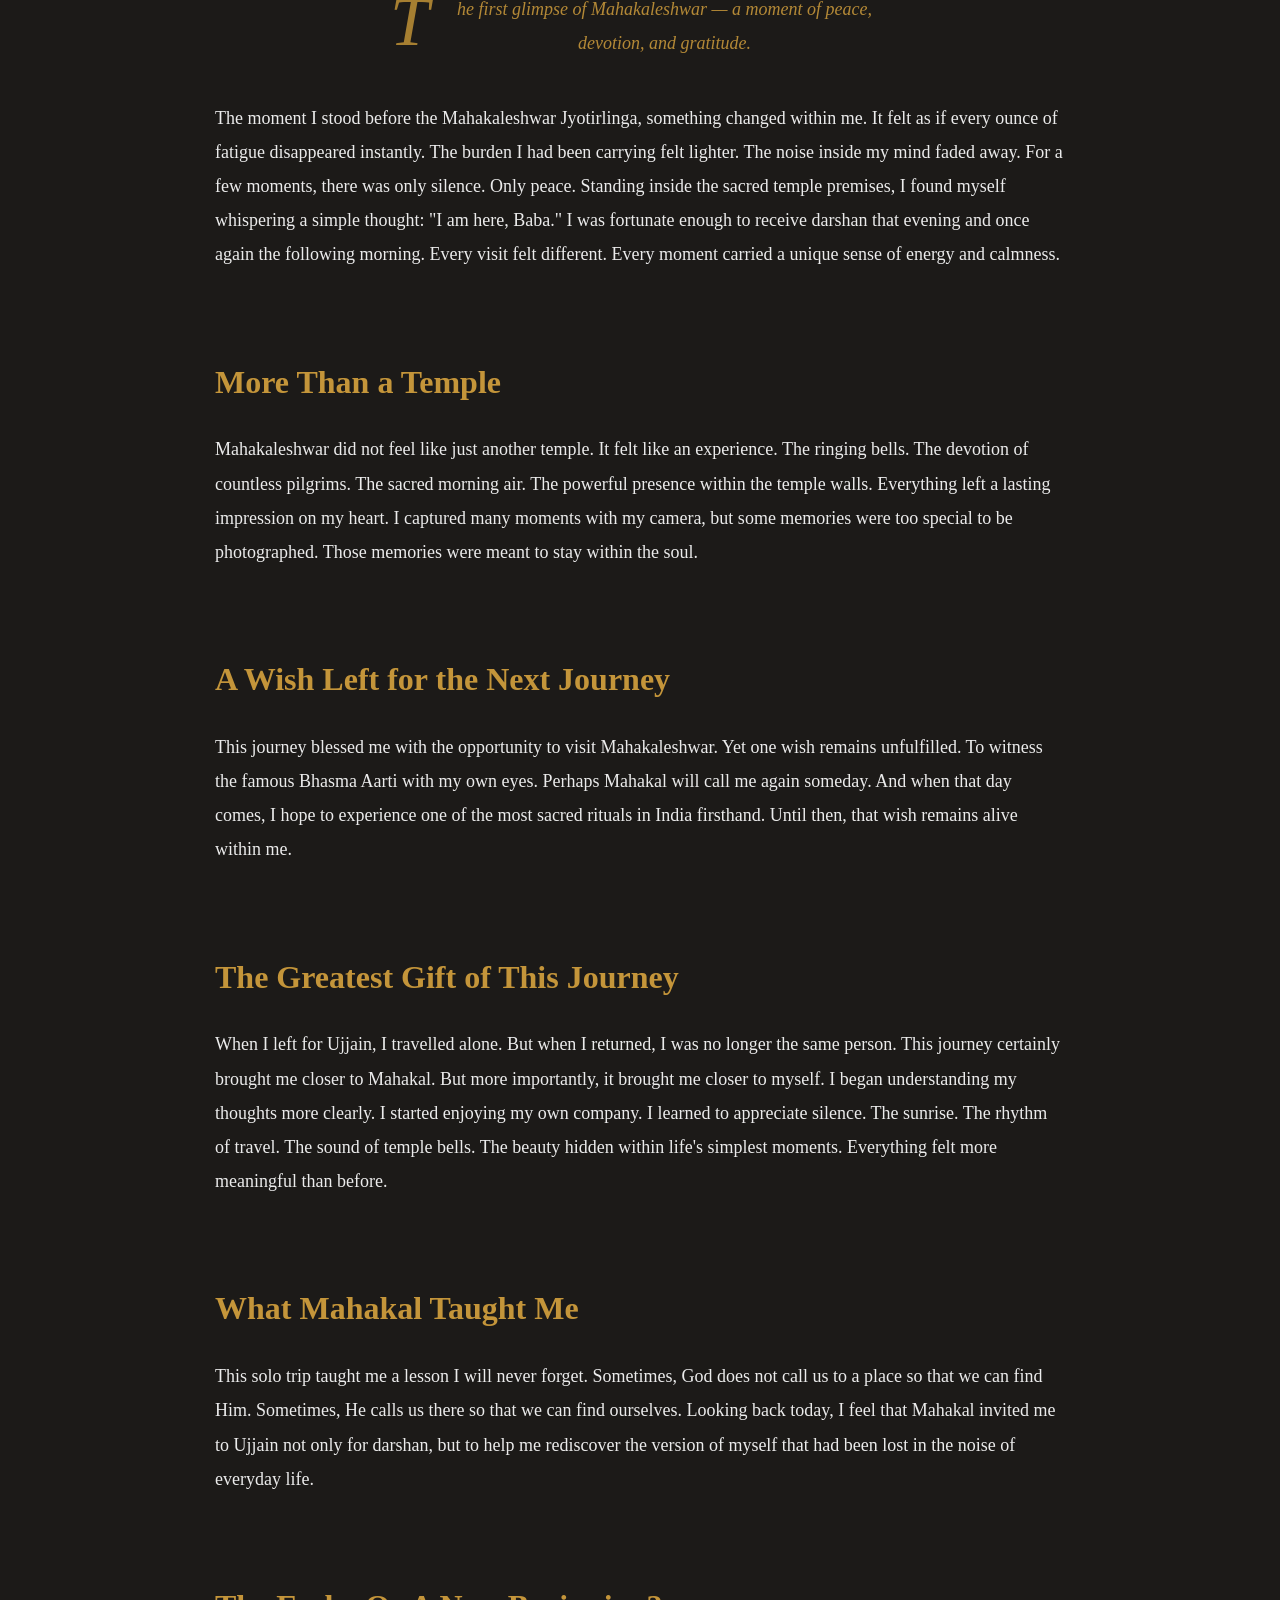
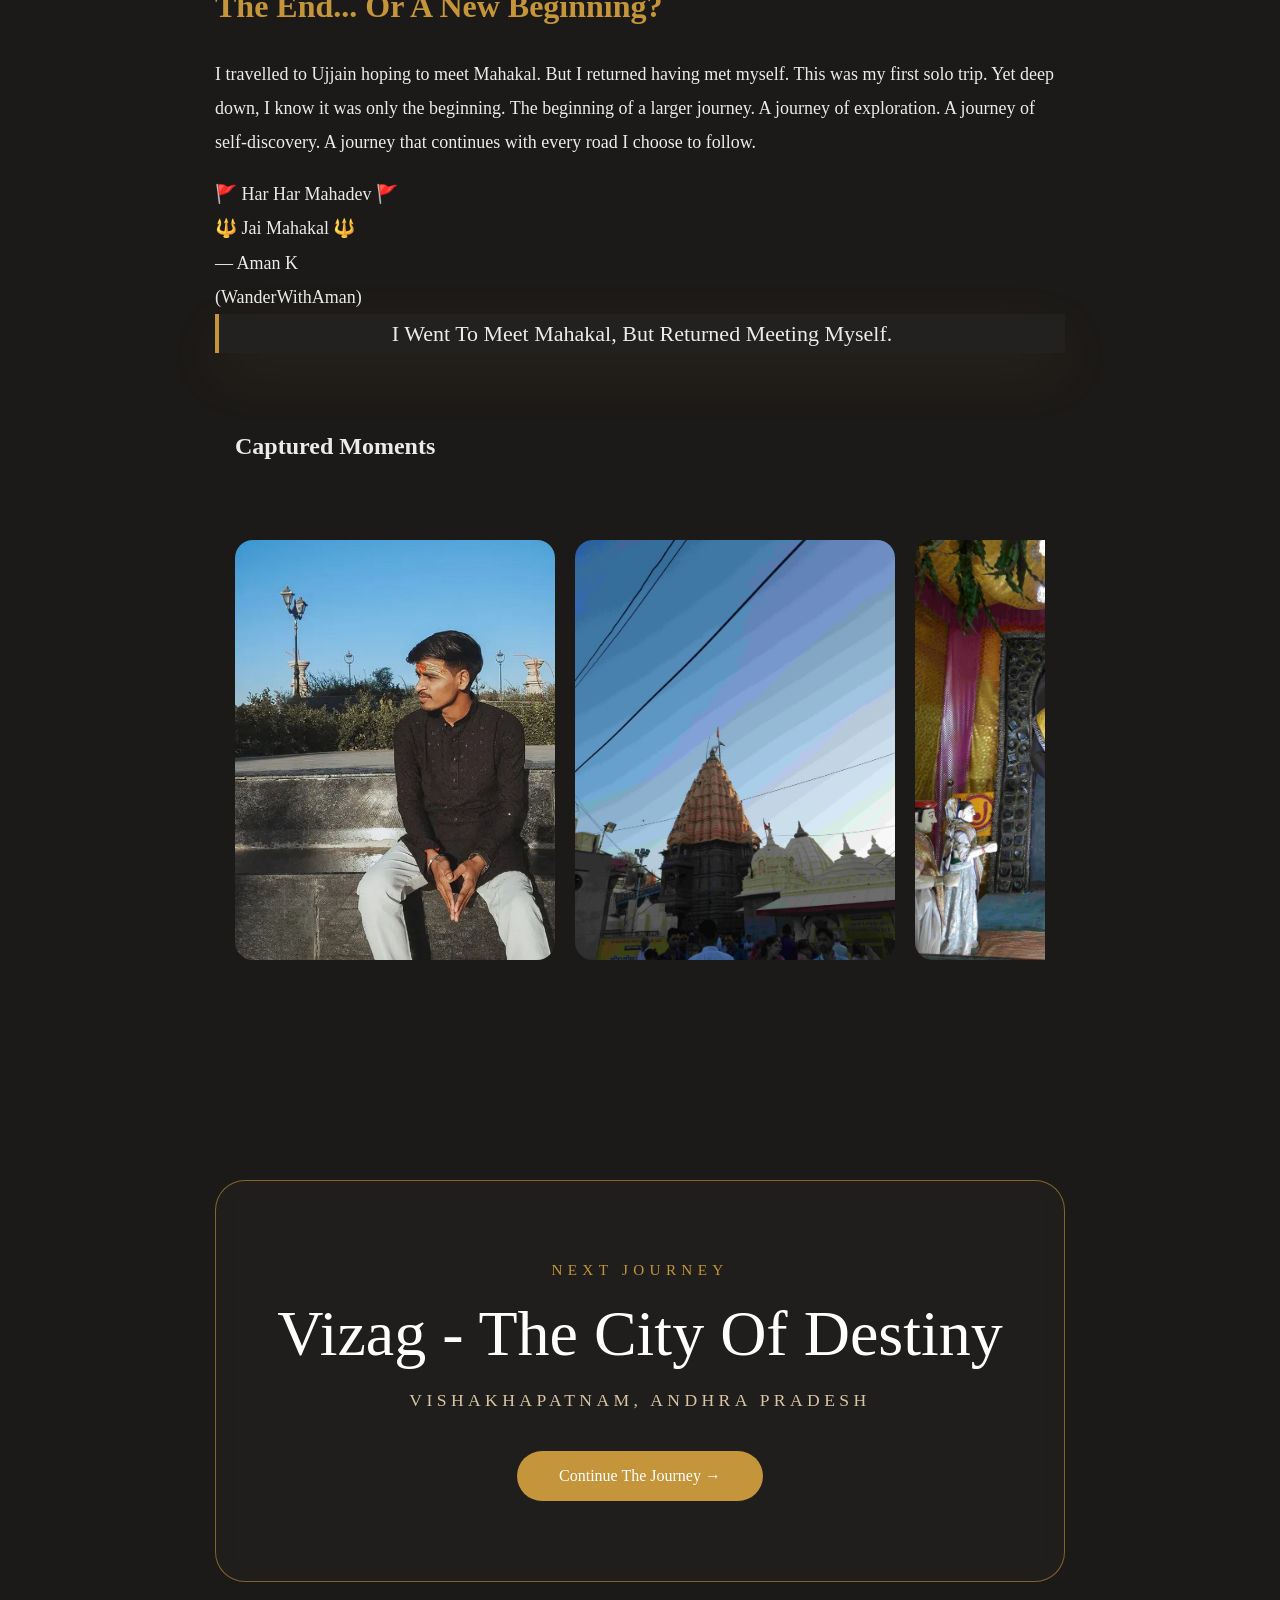
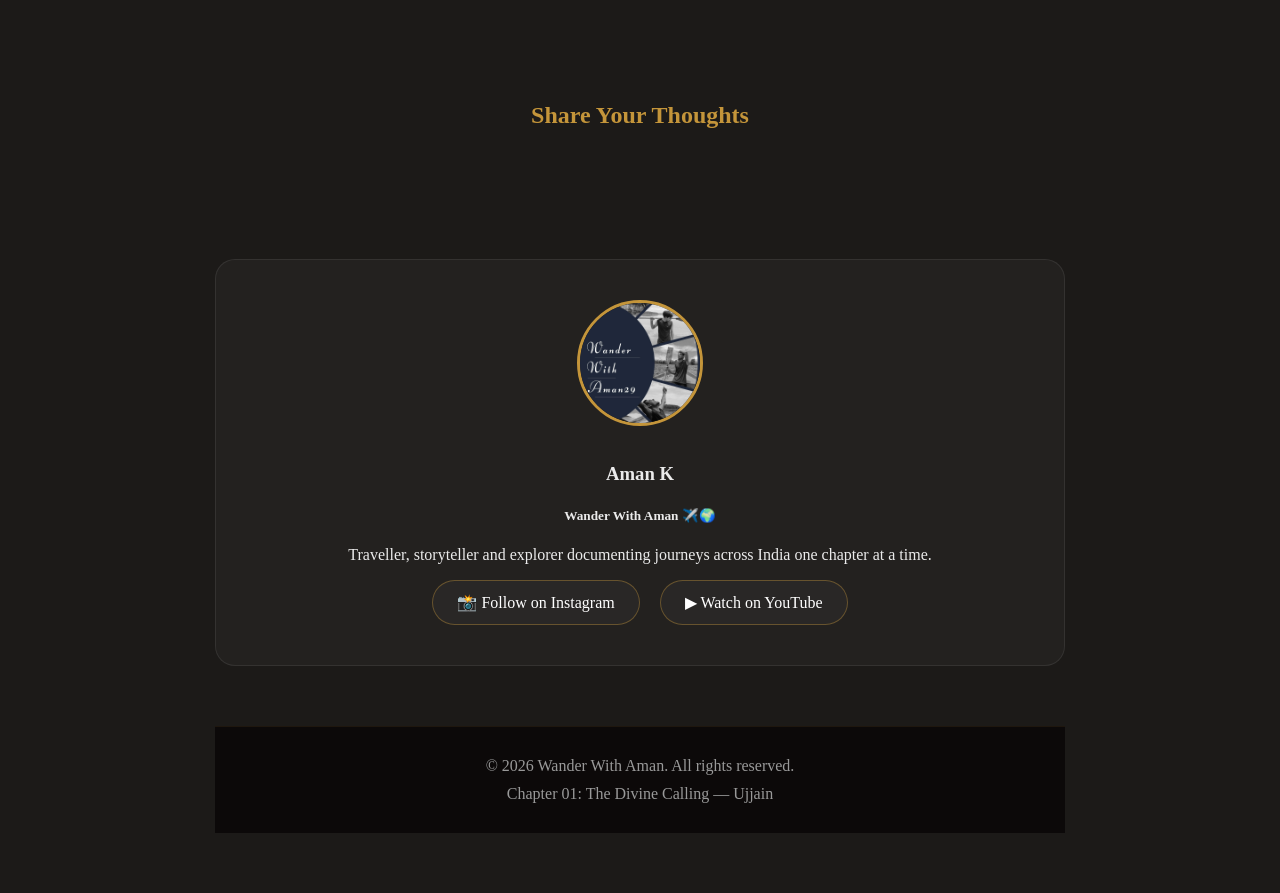
<file: ujjain-mahakal.html>
<!DOCTYPE html>
<html lang="en">

<head>
    <meta charset="UTF-8">
    <meta name="viewport" content="width=device-width, initial-scale=1.0">
    <meta name="description"
        content="My first solo trip to Ujjain — A spiritual journey to Mahakaleshwar Jyotirlinga where I discovered myself. Read the complete story.">
    <meta name="keywords" content="solo travel, Ujjain, Mahakaleshwar, spiritual journey, India travel, self-discovery">
    <meta name="author" content="Aman Kosre">

    <!-- Open Graph Tags -->
    <meta property="og:type" content="article">
    <meta property="og:title" content="Chapter 01: The Divine Calling — My First Solo Trip to Ujjain">
    <meta property="og:description" content="A spiritual journey to Mahakaleshwar Jyotirlinga where I met myself.">
    <meta property="og:image" content="https://wanderwithaman.vercel.app/Images/Ujjain/Jyotirlinga11.jpg">
    <meta property="og:url" content="https://wanderwithaman.vercel.app/ujjain-mahakal.html">

    <!-- Twitter Card Tags -->
    <meta name="twitter:card" content="summary_large_image">
    <meta name="twitter:title" content="Chapter 01: The Divine Calling — Solo to Ujjain">
    <meta name="twitter:description" content="A spiritual solo journey where I found myself.">
    <meta name="twitter:image" content="https://wanderwithaman.vercel.app/Images/Ujjain/Jyotirlinga11.jpg">
    <meta name="twitter:creator" content="@aman_kosre14_14">

    <title>Chapter 01: The Divine Calling — Mahakaleshwar Solo Journey</title>
    <link rel="icon" type="image/png" href="Images/WanderWithAman/Favicon.png">
    <link rel="canonical" href="https://wanderwithaman.vercel.app/ujjain-mahakal.html">
    <link rel="preload" as="image" href="Images/Ujjain/Ujjain Hero Image.webp">
    <link rel="stylesheet" href="css/ujjain.css">
    <!-- Blog Schema Start -->
    <script type="application/ld+json">
    {
    "@context":"https://schema.org",
    "@type": "BreadcrumbList",
        "itemListElement": [
            {
                "@type": "ListItem",
                "position": 1,
                "name": "Home",
                "item": "https://wanderwithaman.vercel.app/"
            },
            {
                "@type": "ListItem",
                "position": 2,
                "name": "Ujjain Journey"
            }
        ]
    }
    </script>
    <script type="application/ld+json">
    {
    "@context": "https://schema.org",
        "@type": "BlogPosting",
            "headline": "Chapter 01: The Divine Calling",
                "description": "My first solo trip to Ujjain — a spiritual journey to Mahakaleshwar Jyotirlinga.",
                    "image": "https://wanderwithaman.vercel.app/Images/Ujjain/Jyotirlinga11.jpg",
                        "author": {
        "@type": "Person",
            "name": "Aman Kosre"
    },
    "publisher": {
        "@type": "Organization",
            "name": "Wander With Aman"
    },
    "mainEntityOfPage": {
        "@type": "WebPage",
            "@id": "https://wanderwithaman.vercel.app/ujjain-mahakal.html"
    }
    }
    </script>
</head>

<body id="top">

    <div id="progressBar"></div>
    <section class="hero">
        <div class="hero-bg" id="heroBg"></div>
        <canvas id="particles"></canvas>

        <div class="overlay">
            <h1>Chapter 01</h1>
            <h2>The Divine Calling</h2>

            <p class="hero-subtitle">
                A Journey to Mahakaleshwar and Myself
            </p>

        </div>

    </section>

    <div class="scroll-indicator">
        ↓ Scroll To Begin Journey ↓
    </div>

    <div class="container">
        <a href="index.html" class="back-link">← Back to Home</a>

        <div class="trip-info">
            
            <div class="info-card">
                📍 Ujjain, Madhya Pradesh
            </div>

            <div class="info-card">
                🚆 Solo Journey
            </div>

            <div class="info-card">
                📅 March 2025
            </div>

            <div class="info-card">
                ⏱ <span id="read-time"></span>
            </div>
            <div class="trip-badge">
                🚩 Solo Travel • Spiritual Journey • Self Discovery
            </div>

        </div>
        <div class="quote-box" id="journeyQuote">
            "Sometimes, God does not invite us on a journey to find Him...
            He invites us so that we may discover ourselves along the way."
        </div>
        <div class="story">

            <h2>
                My First Solo Trip to Ujjain –
                A Journey to Mahakaleshwar and Myself
            </h2>

            <p>Sometimes, a journey begins with a call...

                Not every trip starts with careful planning. Some journeys begin with a feeling, a pull, an invitation
                from somewhere beyond our understanding.

                My first solo trip was exactly that.

                There was no elaborate itinerary, no travel companion, and no detailed preparation. There was only a
                desire to visit the sacred Mahakaleshwar Jyotirlinga and perhaps, a silent calling from Mahakal Himself.

                With a backpack on my shoulders and excitement in my heart, I set out for Ujjain.

                At that moment, I had no idea that this would become more than just a travel experience. It would become
                one of the most memorable and transformative journeys of my life.

            </p>
            <h2>The First Step Towards Solo Travel</h2>

            <p>
                To be honest, the idea of solo travel was both exciting and intimidating.

                Travelling alone.

                Making every decision on my own.

                Spending so much time with myself.

                It felt unfamiliar.

                Yet somewhere deep inside, I knew that growth rarely happens inside our comfort zones.

                As the train slowly departed from the station, I looked around and realized that I had no one beside me.

                No friends.

                No family.

                No travel partner.

                Just me and an unknown adventure waiting ahead.

                For the first time, I felt truly responsible for my own journey.

                And strangely, that feeling was liberating.

            </p>
            <h2>Arrival in Ujjain – The City of Mahakal</h2>
            <!-- <img src="Images/Ujjain/05.jpg" class="story-image"
                alt="Sacred rituals at Mahakaleshwar temple - pilgrims gathered for darshan"> -->
            <p>
                By evening, I finally arrived in Ujjain.

                After a long journey, my body was exhausted. Sleep filled my eyes, and every muscle carried the weight
                of travel fatigue.

                But my excitement to visit Mahakaleshwar was stronger than any tiredness.

                Instead of resting at the hotel, I headed straight towards the temple.

                And what happened next is something that words can barely describe.

            </p>

            <h2>The First Darshan</h2>
            <div class="story-video">
                <div class="shorts-wrapper">
                    <iframe src="https://www.youtube.com/embed/octtKyEmFjI" title="First Darshan" frameborder="0"
                        allow="accelerometer; autoplay; clipboard-write; encrypted-media; gyroscope; picture-in-picture; web-share"
                        allowfullscreen></iframe>
                </div>
                <p class="video-caption">
                    The first glimpse of Mahakaleshwar — a moment of peace, devotion, and gratitude.
                </p>
            </div>
            <!-- <video width="100%" autoplay muted loop controls style="border-radius: 15px; margin: 30px 0;">
                <source src="Videos/First-darshan.mp4" type="video/mp4">
            </video> -->

            <!-- <img src="Images/Ujjain/First-darshan.webp" class="story-image"
                alt="First Darshan moment at Mahakaleshwar Jyotirlinga"> -->
            <p>The moment I stood before the Mahakaleshwar Jyotirlinga, something changed within me.

                It felt as if every ounce of fatigue disappeared instantly.

                The burden I had been carrying felt lighter.

                The noise inside my mind faded away.

                For a few moments, there was only silence.

                Only peace.

                Standing inside the sacred temple premises, I found myself whispering a simple thought:

                "I am here, Baba."

                I was fortunate enough to receive darshan that evening and once again the following morning.

                Every visit felt different.

                Every moment carried a unique sense of energy and calmness.
            </p>
            <h2>More Than a Temple</h2>
            <p>
                Mahakaleshwar did not feel like just another temple.

                It felt like an experience.

                The ringing bells.

                The devotion of countless pilgrims.

                The sacred morning air.

                The powerful presence within the temple walls.

                Everything left a lasting impression on my heart.

                I captured many moments with my camera, but some memories were too special to be photographed.

                Those memories were meant to stay within the soul.

            </p>

            <h2>A Wish Left for the Next Journey</h2>
            <p>
                This journey blessed me with the opportunity to visit Mahakaleshwar.

                Yet one wish remains unfulfilled.

                To witness the famous Bhasma Aarti with my own eyes.

                Perhaps Mahakal will call me again someday.

                And when that day comes, I hope to experience one of the most sacred rituals in India firsthand.

                Until then, that wish remains alive within me.
            </p>
            <h2>The Greatest Gift of This Journey</h2>
            <!-- <img src="Images/Ujjain/04.webp" class="story-image"
                alt="Journey Gallery - Ujjain travel memories and spiritual moments"> -->
            <p>
                When I left for Ujjain, I travelled alone.

                But when I returned, I was no longer the same person.

                This journey certainly brought me closer to Mahakal.

                But more importantly, it brought me closer to myself.

                I began understanding my thoughts more clearly.

                I started enjoying my own company.

                I learned to appreciate silence.

                The sunrise.

                The rhythm of travel.

                The sound of temple bells.

                The beauty hidden within life's simplest moments.

                Everything felt more meaningful than before.
            </p>
            <h2>What Mahakal Taught Me</h2>

            <p>
                This solo trip taught me a lesson I will never forget.

                Sometimes, God does not call us to a place so that we can find Him.

                Sometimes, He calls us there so that we can find ourselves.

                Looking back today, I feel that Mahakal invited me to Ujjain not only for darshan, but to help me
                rediscover the version of myself that had been lost in the noise of everyday life.
            </p>
            <h2>The End... Or A New Beginning?</h2>
            <p>
                I travelled to Ujjain hoping to meet Mahakal.

                But I returned having met myself.

                This was my first solo trip.

                Yet deep down, I know it was only the beginning.

                The beginning of a larger journey.

                A journey of exploration.

                A journey of self-discovery.

                A journey that continues with every road I choose to follow.
            </p>
            🚩 Har Har Mahadev 🚩
            <br>
            🔱 Jai Mahakal 🔱
            <br>
            — Aman K
            <br>(WanderWithAman)


        </div>
        <div class="quote-box">

            I Went To Meet Mahakal,
            But Returned Meeting Myself.

        </div>

        <section class="section">

            <div class="container">

                <div class="section-head">
                    <h2 class="sh-title">Captured Moments</h2>
                </div>

                <div class="photo-wall">

                    <div class="photo-track">

                        <img src="Images/Ujjain/8.jpg" alt="Mahakaleshwar Temple Ujjain" style="object-position:center;"
                            loading="lazy">
                        <img src="Images/Ujjain/022.webp" alt="Evening Darshan at Mahakal" loading="lazy">
                        <img src="Images/Ujjain/04.webp" alt="Spiritual Journey in Ujjain" style="object-position:top;"
                            loading="lazy">
                        <img src="Images/Ujjain/05.webp" alt="Temple Architecture Ujjain"
                            style="object-position:center;" loading="lazy">
                        <img src="Images/Ujjain/022.webp" alt="First Solo Trip" loading="lazy">
                        <img src="Images/Ujjain/07.webp" alt="Ujjain Darshan" loading="lazy">

                        <!-- Duplicate for smooth infinite scroll -->
                        <img src="Images/Ujjain/8.jpg" alt="" loading="lazy">
                        <img src="Images/Ujjain/022.webp" alt="" loading="lazy">
                        <img src="Images/Ujjain/04.webp" alt="" loading="lazy">
                        <img src="Images/Ujjain/05.webp" alt="" loading="lazy">
                        <img src="Images/Ujjain/022.webp" alt="" loading="lazy">
                        <img src="Images/Ujjain/07.webp" alt="" loading="lazy">

                    </div>

                </div>

            </div>

        </section>
        <section class="next-story">

            <span>Next Journey</span>

            <h2>Vizag - The City Of Destiny</h2>

            <p>Vishakhapatnam, Andhra Pradesh</p>

            <a href="vizag-vishakhapatnam.html" class="next-story-link">
                Continue The Journey →
            </a>

        </section>
        <section class="comments-section">

            <h2>Share Your Thoughts</h2>

            <!-- Giscus Code Here -->
            <div id="disqus_thread"></div>
            <script>
                var disqus_config = function () {
                    this.page.url = window.location.href;
                    this.page.identifier = window.location.pathname;
                };

                (function () {
                    var d = document, s = d.createElement('script');
                    s.src = 'https://wanderwithaman-vercel-app.disqus.com/embed.js';
                    s.setAttribute('data-timestamp', +new Date());
                    (d.head || d.body).appendChild(s);
                })();
                window.addEventListener('scroll', () => {
                    if (window.scrollY > 3000) {
                        loadDisqus();
                    }
                }, { once: true });
            </script>

            <noscript>
                Please enable JavaScript to view the comments powered by Disqus.
            </noscript>
        </section>

        <div class="author-card">

            <img src="Images/WanderWithAman/wanderwithaman.jpg" alt="Aman Kosre - Wander With Aman">

            <h3>Aman K</h3>
            <h5>Wander With Aman ✈️🌍</h5>

            <p>
                Traveller, storyteller and explorer documenting
                journeys across India one chapter at a time.
            </p>

            <div class="author-links">

                <a href="https://www.instagram.com/wanderwithaman29/" target="_blank" rel="noopener noreferrer">
                    📸 Follow on Instagram
                </a>

                <a href="https://www.youtube.com/@AmanKosre" target="_blank" rel="noopener noreferrer">
                    ▶ Watch on YouTube
                </a>

            </div>

        </div>

        <div class="footer">
            <p>© 2026 Wander With Aman. All rights reserved.</p>
            <p>Chapter 01: The Divine Calling — Ujjain</p>
        </div>
    </div>
    <button class="back-to-top" id="backToTop">
        ⬆
    </button>



    <!-- <script id="dsq-count-scr" src="//wanderwithaman-vercel-app.disqus.com/count.js" async></script> -->
    <script src="js/ujjain.js" defer></script>
</body>

</html>
</file>
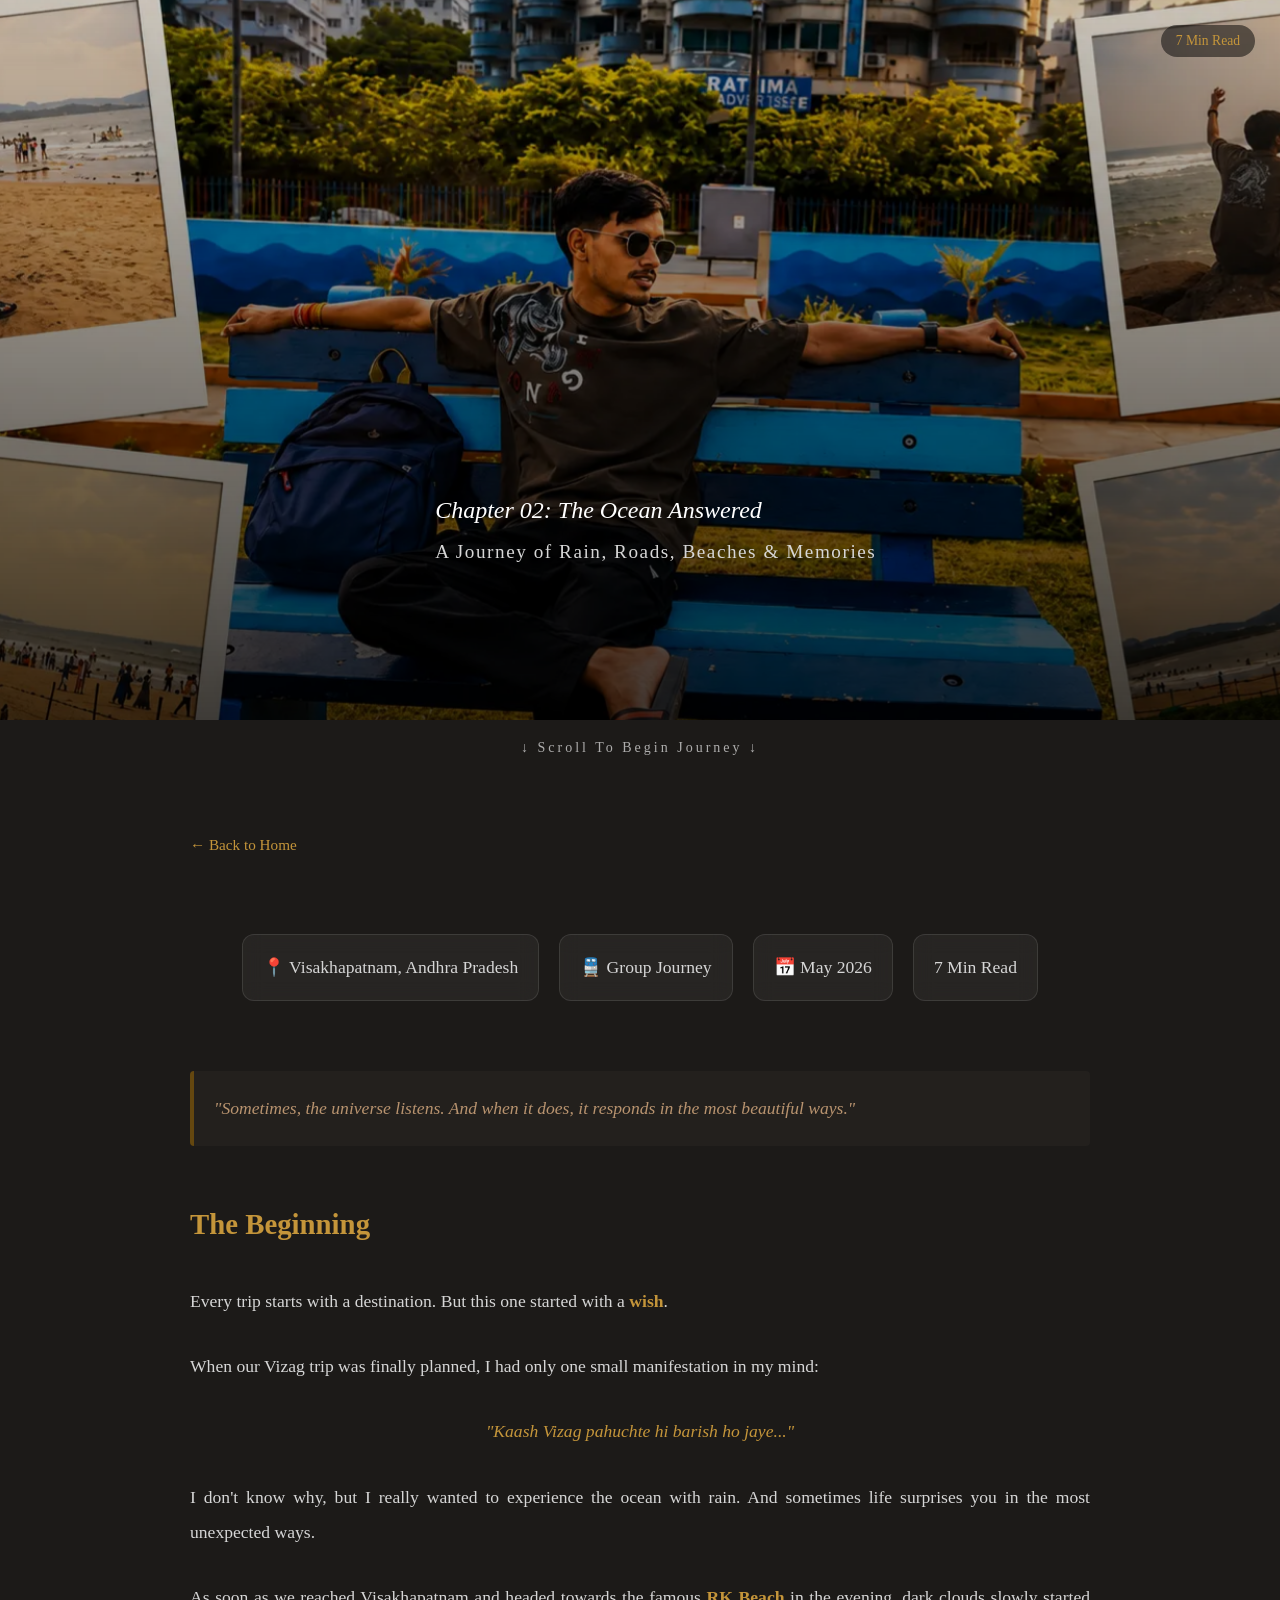
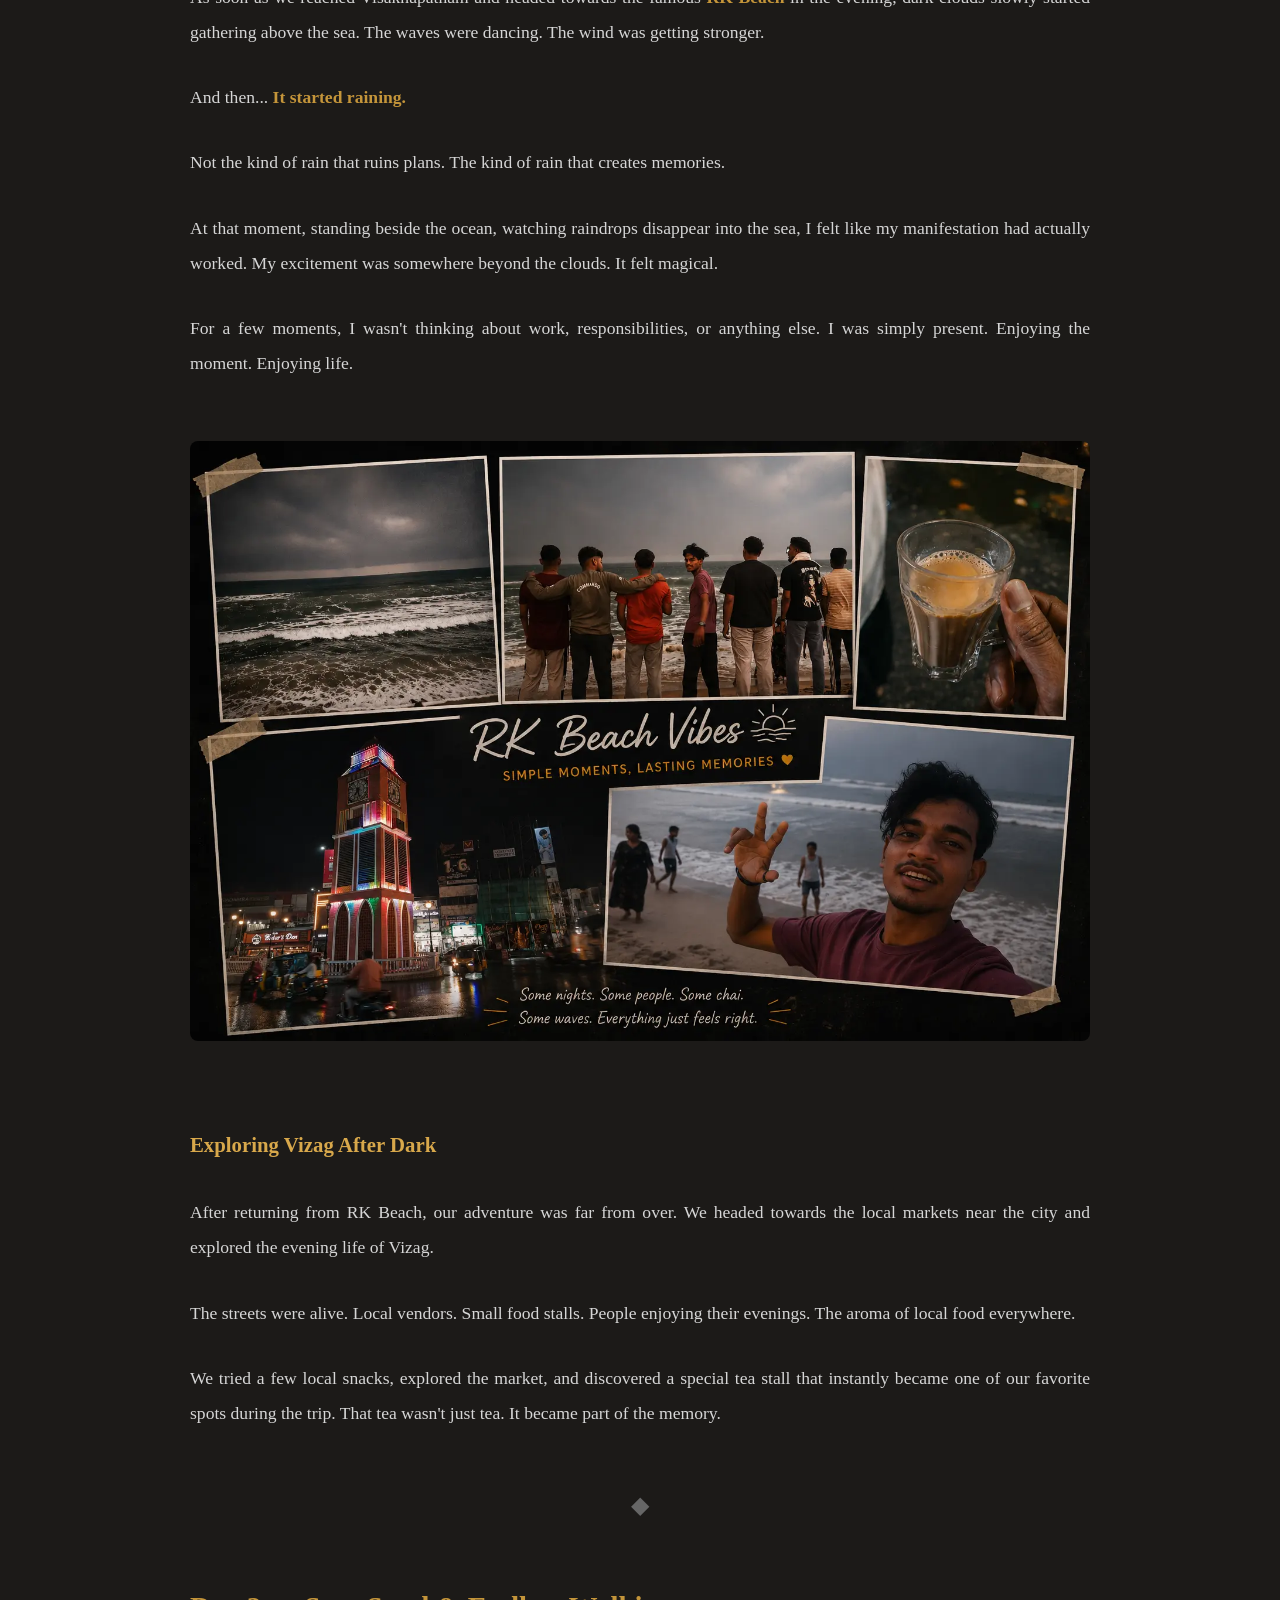
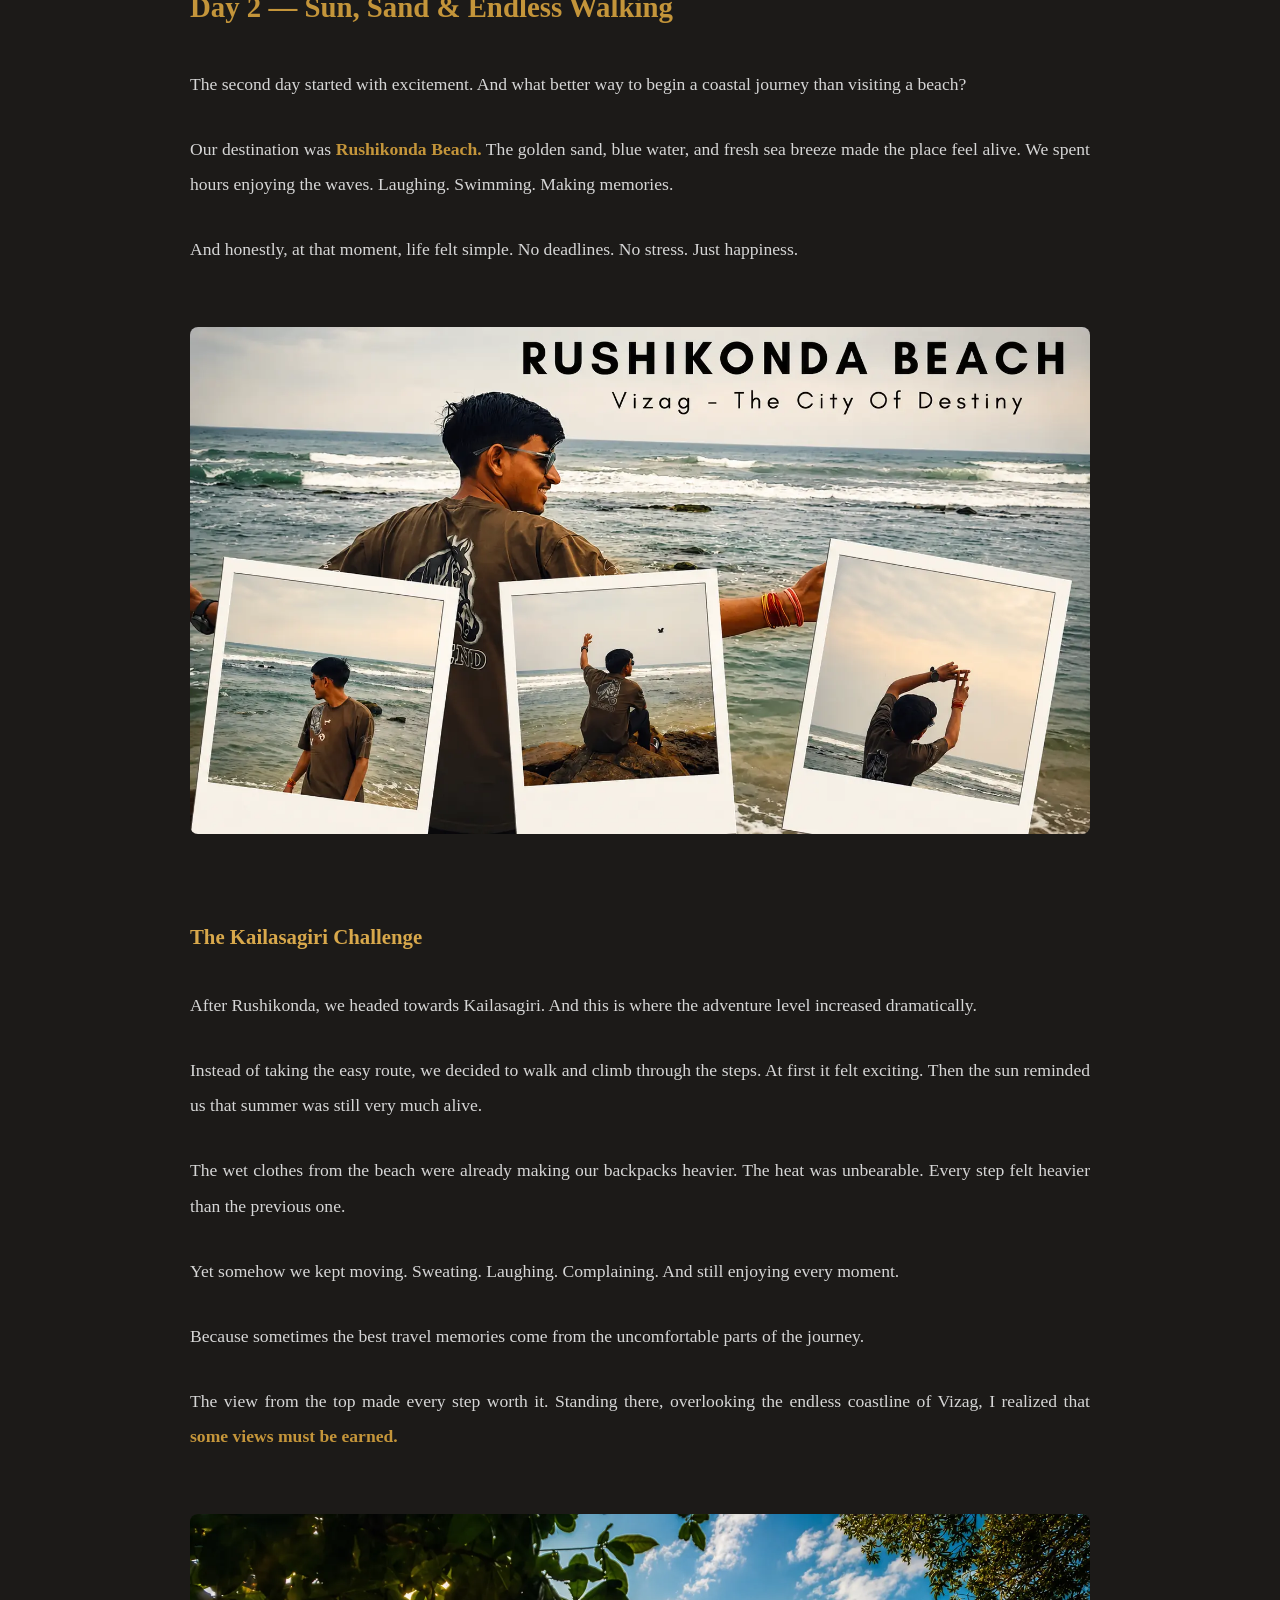
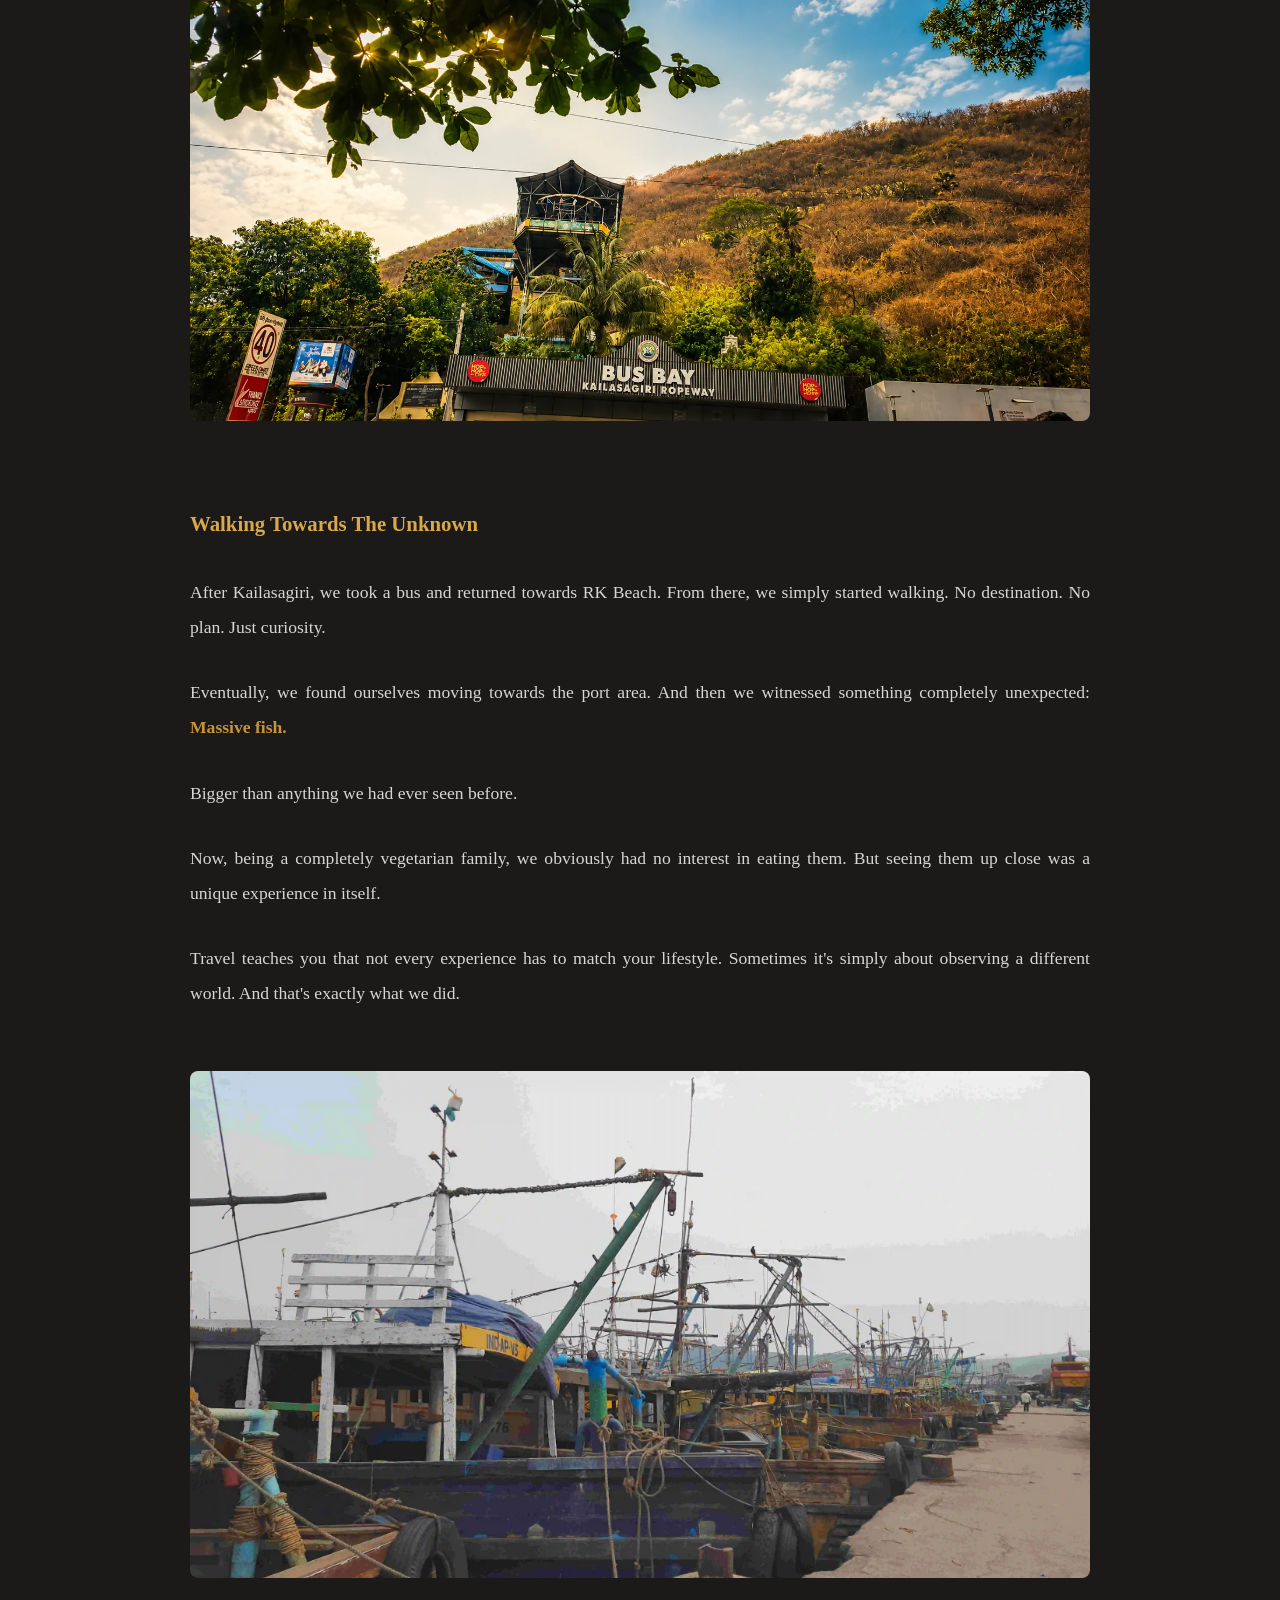
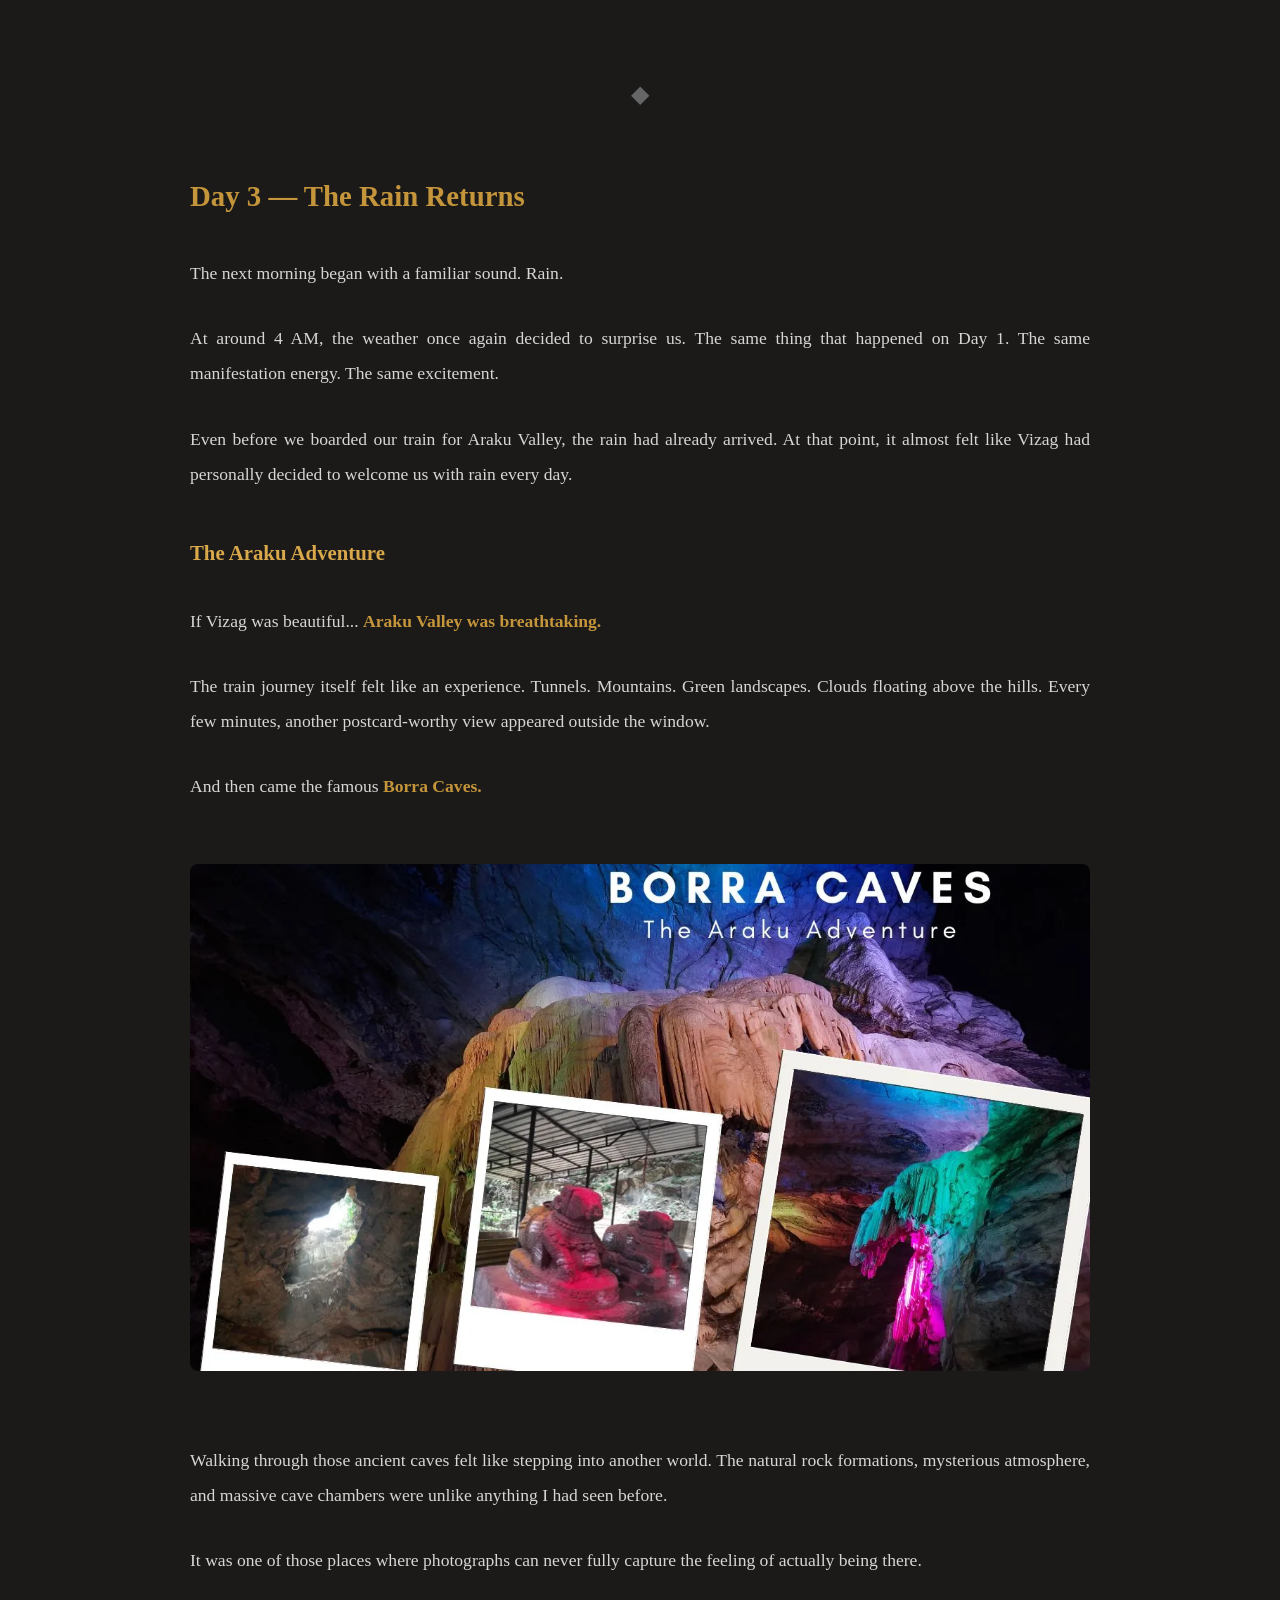
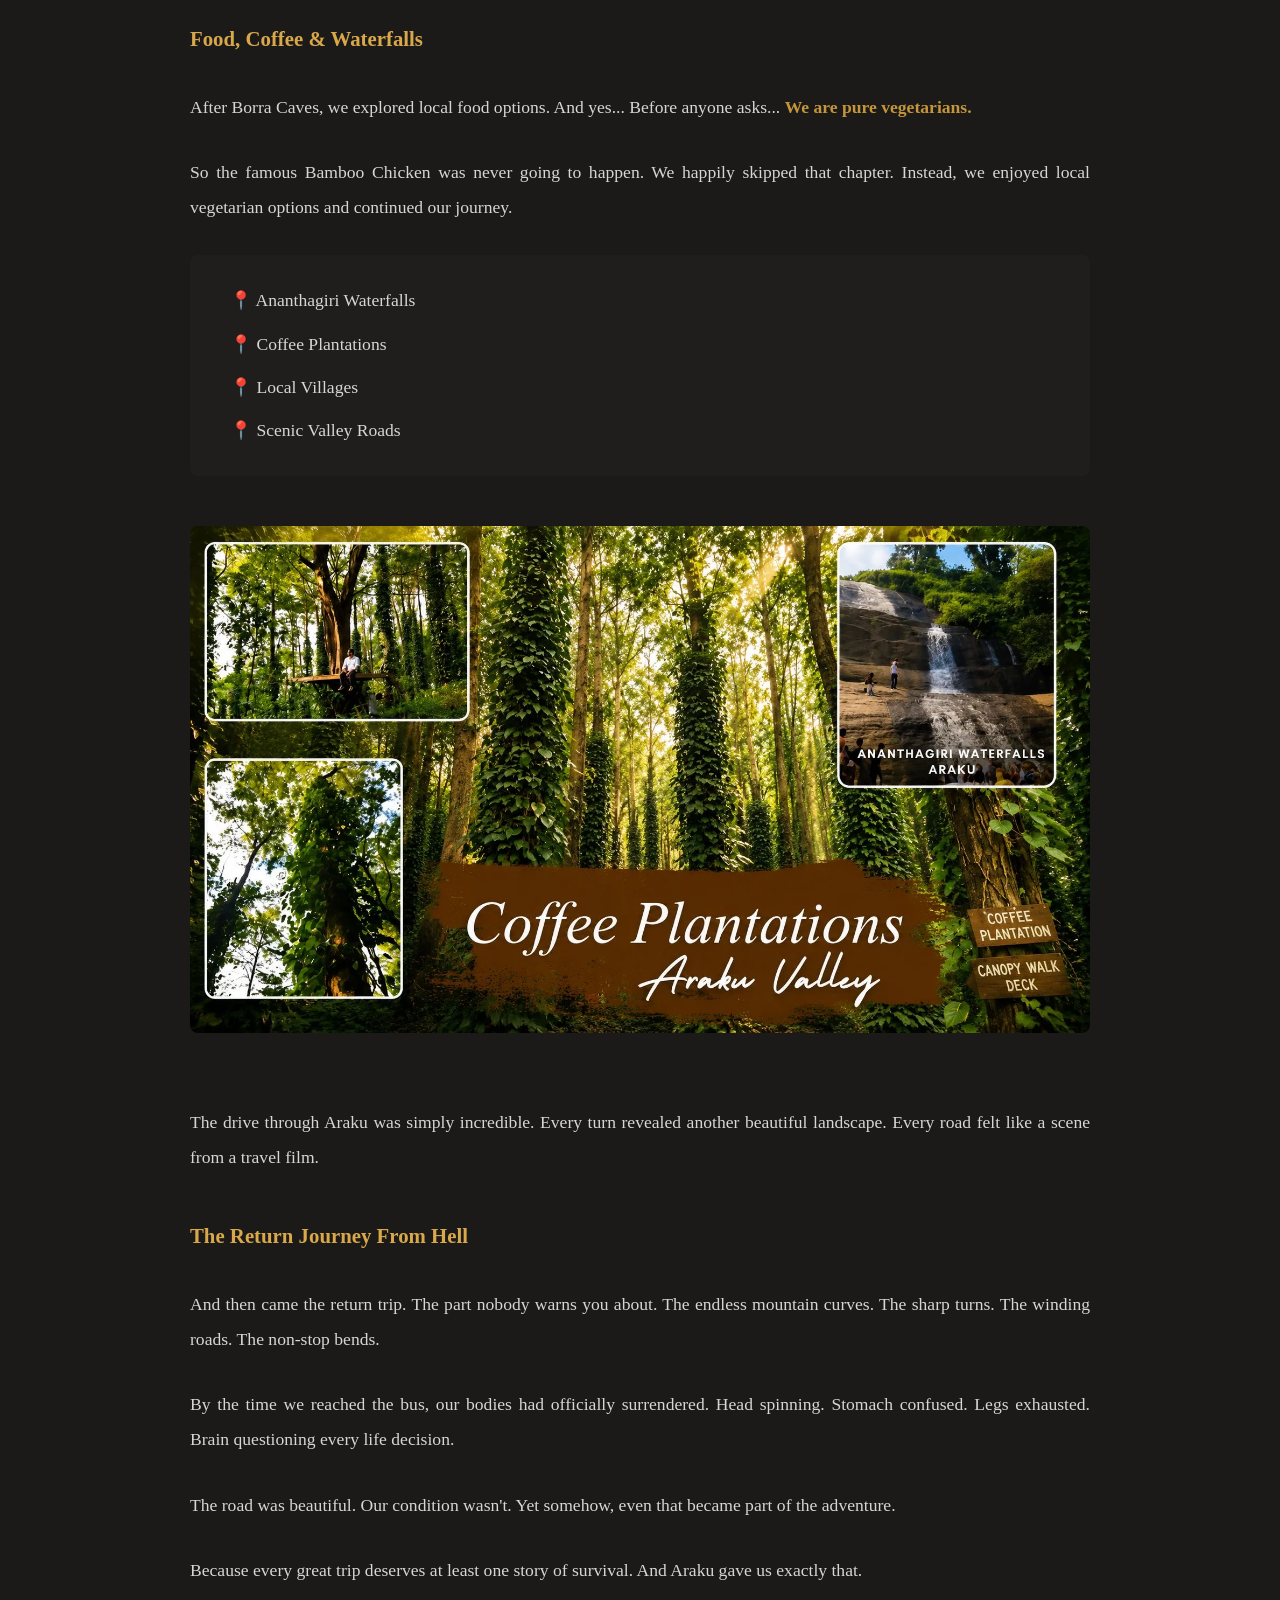
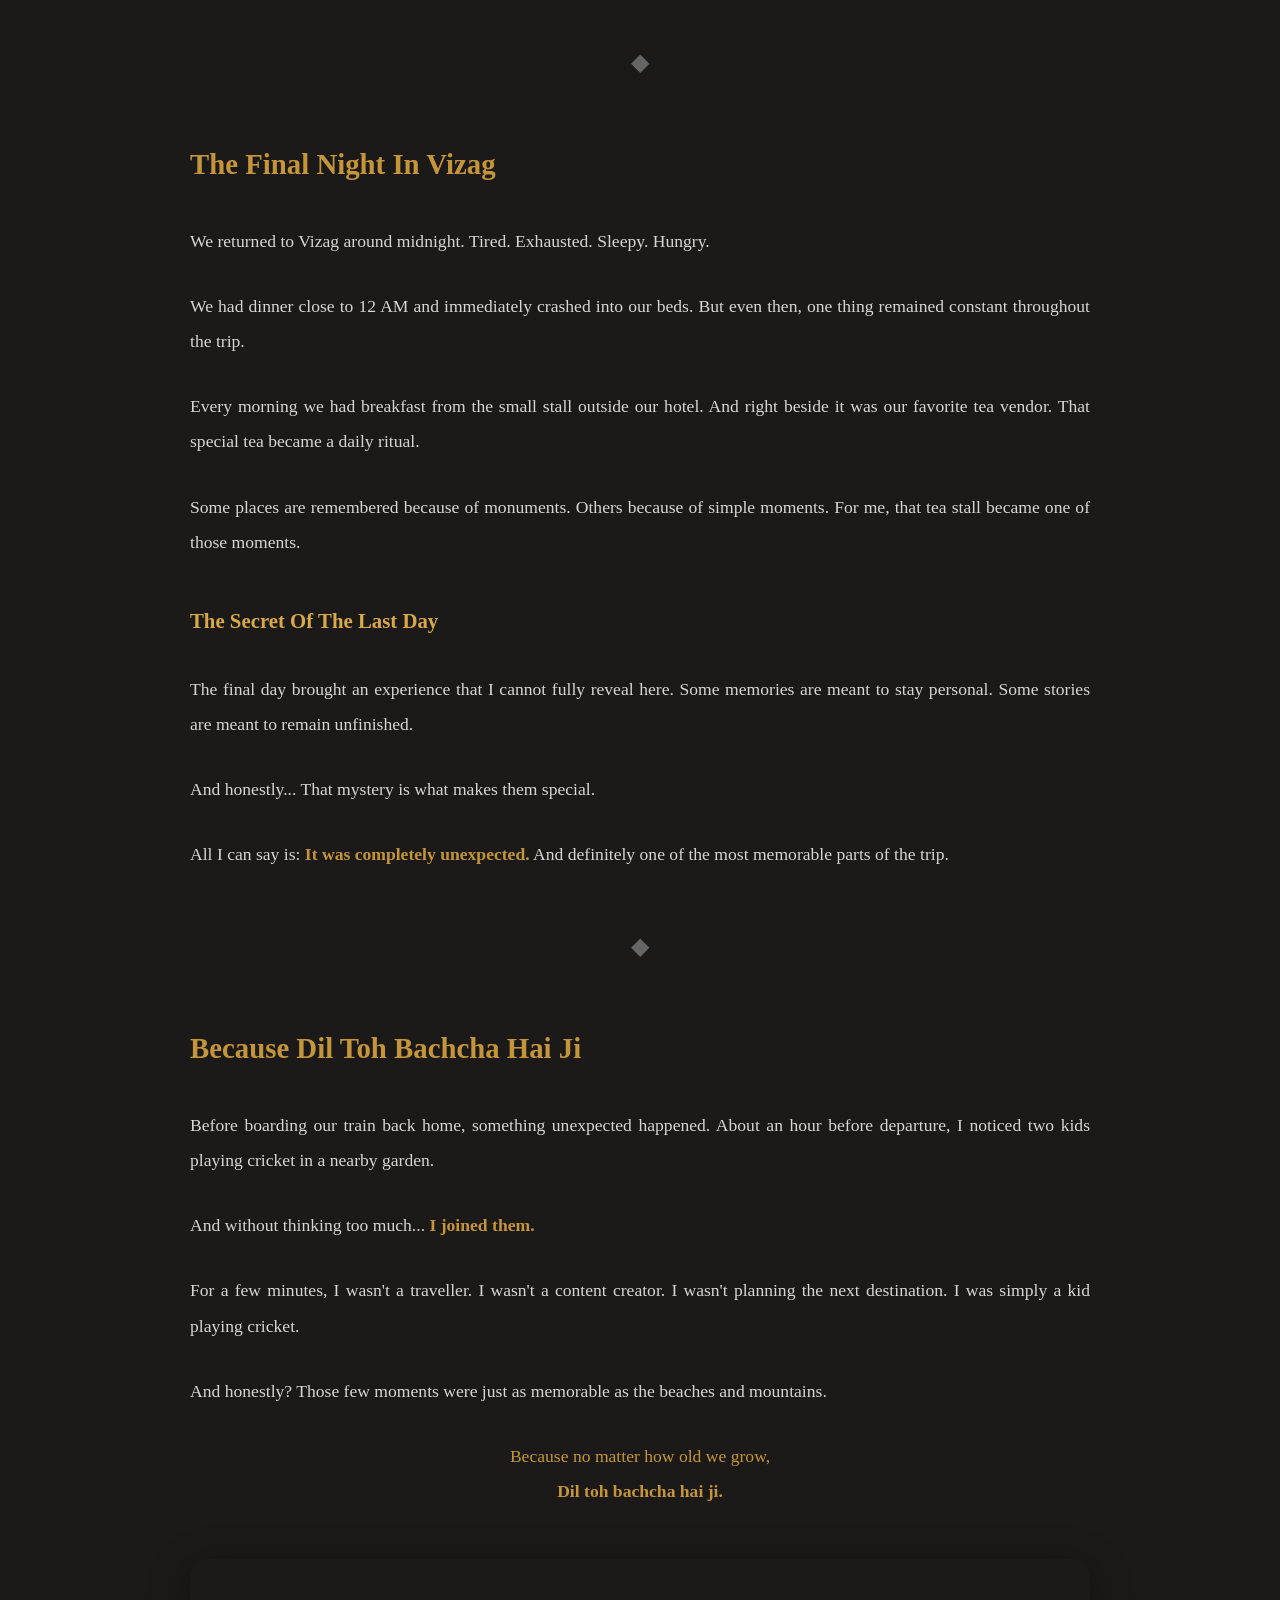
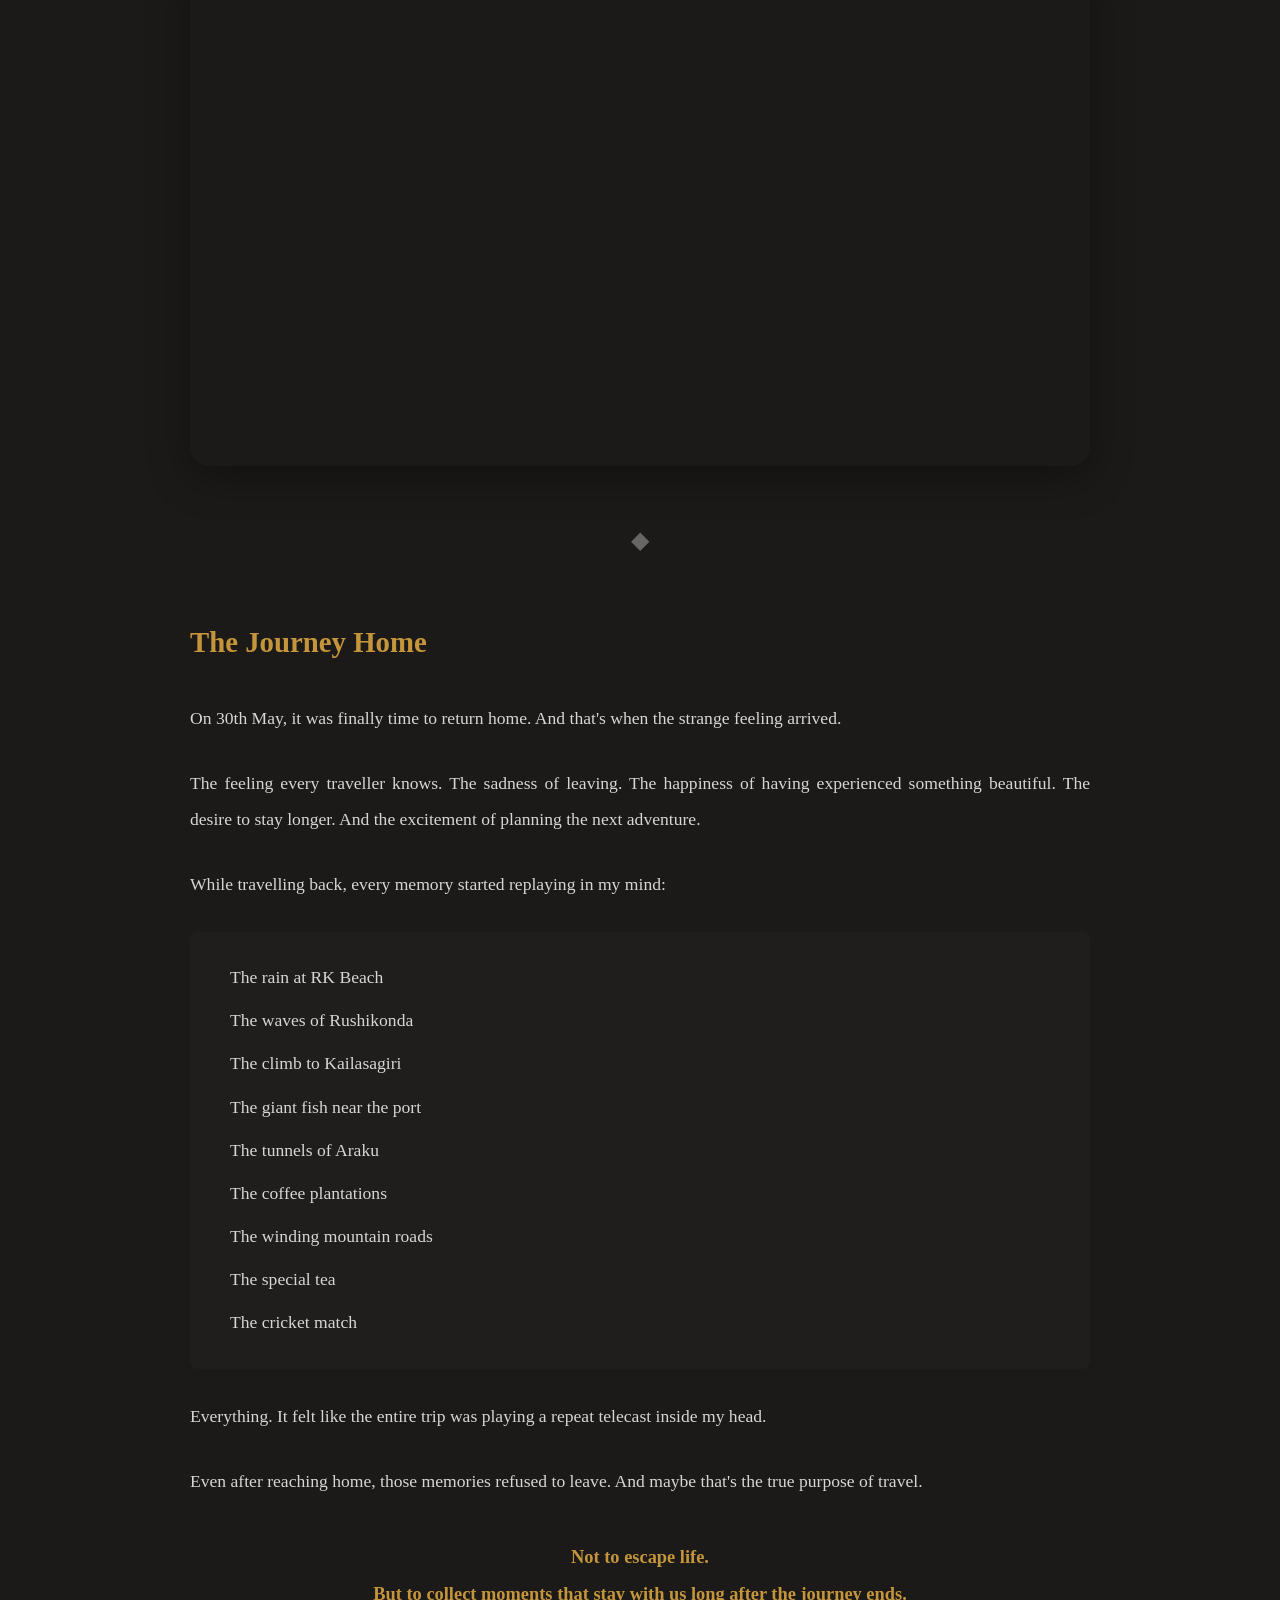
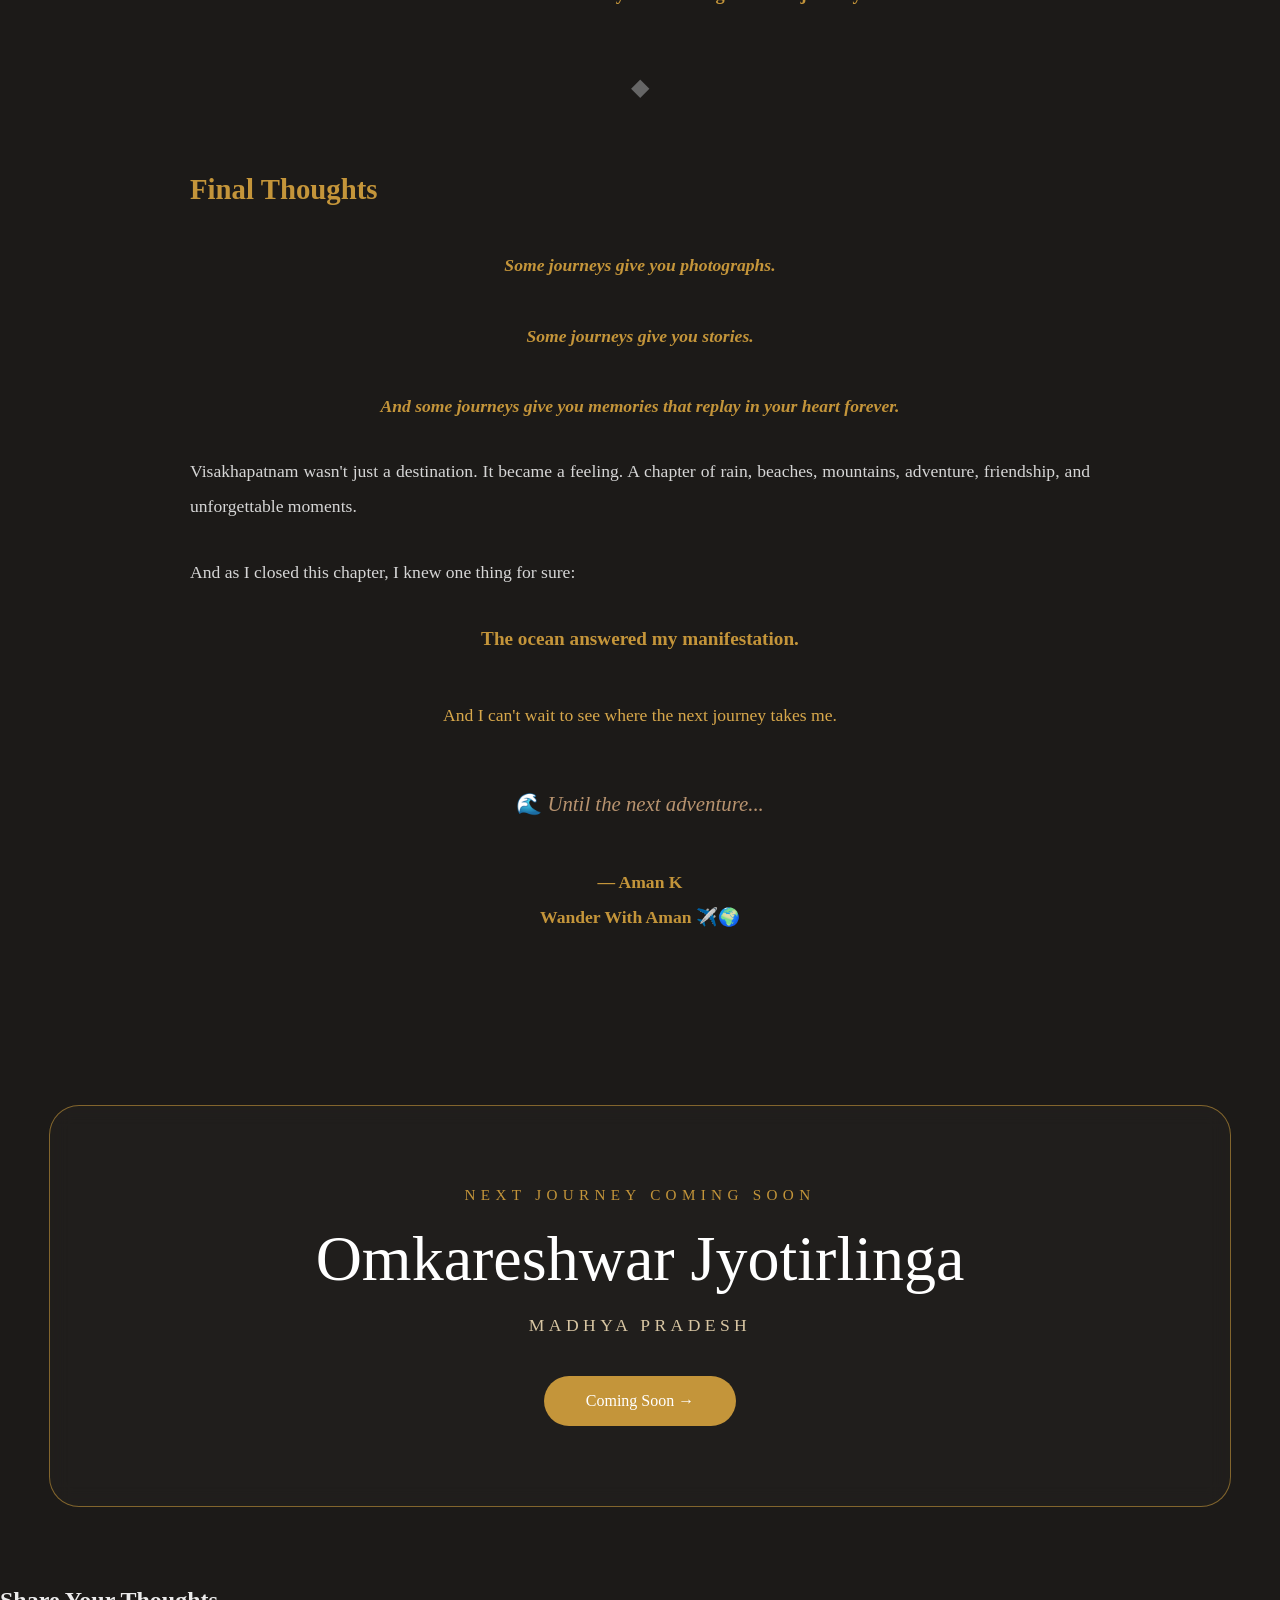
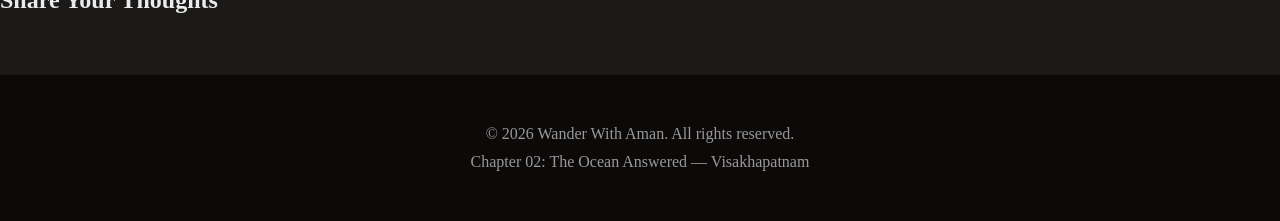
<file: vizag-vishakhapatnam.html>
<!DOCTYPE html>
<html lang="en">

<head>
    <meta charset="UTF-8">
    <meta name="viewport" content="width=device-width, initial-scale=1.0">
    <meta name="description"
        content="Chapter 02: The Ocean Answered — My Visakhapatnam journey with rain, beaches, mountains, and unforgettable memories. Featuring RK Beach, Rushikonda, Kailasagiri, and Araku Valley.">
    <meta name="keywords"
        content="Visakhapatnam, Vizag, Araku Valley, RK Beach, Rushikonda, Kailasagiri, Andhra Pradesh, travel blog, beaches, mountains, solo travel">
    <meta name="author" content="Aman Kosre">

    <!-- Open Graph Tags -->
    <meta property="og:type" content="article">
    <meta property="og:title" content="Chapter 02: The Ocean Answered — Visakhapatnam Journey">
    <meta property="og:description"
        content="A journey of rain, roads, beaches & memories in Visakhapatnam. Experience RK Beach, Rushikonda, Kailasagiri, and the magical Araku Valley.">
    <meta property="og:image" content="https://wanderwithaman.vercel.app/Images/Vizag/vizag-cover.jpg">
    <meta property="og:url" content="https://wanderwithaman.vercel.app/vizag-vishakhapatnam.html">

    <!-- Twitter Card Tags -->
    <meta name="twitter:card" content="summary_large_image">
    <meta name="twitter:title" content="Chapter 02: The Ocean Answered — Visakhapatnam">
    <meta name="twitter:description" content="Rain, beaches, mountains, and unforgettable moments in Vizag.">
    <meta name="twitter:image" content="https://wanderwithaman.vercel.app/Images/Vizag/vizag-cover.jpg">
    <meta name="twitter:creator" content="@aman_kosre14_14">

    <title>Chapter 02: The Ocean Answered — Visakhapatnam Vizag Travel Story</title>
    <link rel="icon" type="image/png" href="Images/WanderWithAman/Favicon.png">
    <link rel="canonical" href="https://wanderwithaman.vercel.app/vizag-vishakhapatnam.html">
    <link rel="preload" as="image" href="Images/Vizag/Story-vizag1.webp" fetchpriority="high">
    <link rel="stylesheet" href="css/vizag.css">

    <script type="application/ld+json">
{
 "@context":"https://schema.org",
 "@type":"BlogPosting",
 "headline":"Chapter 02: The Ocean Answered",
 "description":"A journey of rain, beaches, mountains and memories in Visakhapatnam.",
 "image":"https://wanderwithaman.vercel.app/Images/Vizag/vizag-cover.jpg",
 "datePublished":"2026-05-27",
 "dateModified":"2026-05-27",
 "author":{
   "@type":"Person",
   "name":"Aman Kosre"
 },
 "publisher":{
   "@type":"Organization",
   "name":"Wander With Aman",
   "logo":{
     "@type":"ImageObject",
     "url":"https://wanderwithaman.vercel.app/Images/WanderWithAman/Favicon.png"
   }
 },
 "mainEntityOfPage":{
   "@type":"WebPage",
   "@id":"https://wanderwithaman.vercel.app/vizag-vishakhapatnam.html"
 }
}
</script>

    <script type="application/ld+json">
{
 "@context":"https://schema.org",
 "@type":"BreadcrumbList",
 "itemListElement":[
  {
   "@type":"ListItem",
   "position":1,
   "name":"Home",
   "item":"https://wanderwithaman.vercel.app/"
  },
  {
   "@type":"ListItem",
   "position":2,
   "name":"Vizag Journey"
  }
 ]
}
</script>

</head>

<body>
    <section class="hero">
        <div id="progressBar"></div>
        <span id="read-time-hero"></span>
        <div class="hero-bg" id="heroBg"></div>
        <canvas id="particles"></canvas>
        <div class="hero-overlay"></div>
        <div class="hero-content">
            <h1 class="hero-title">Chapter 02: The Ocean Answered</h1>
            <p class="hero-subtitle">A Journey of Rain, Roads, Beaches & Memories</p>
        </div>
    </section>
    <div class="scroll-indicator">
            ↓ Scroll To Begin Journey ↓
    </div>
    <div class="container">
        <a href="index.html" class="back-link">← Back to Home</a>

        <div class="article-content">

            <!-- <span class="date-tag">📍 Visakhapatnam, Andhra Pradesh | May 2026</span> -->
            <div class="trip-info">

                <div class="info-card">
                    📍 Visakhapatnam, Andhra Pradesh
                </div>

                <div class="info-card">
                    🚆 Group Journey
                </div>

                <div class="info-card">
                    📅 May 2026
                </div>

                <div class="info-card">
                    <span id="read-time-article"></span>
                </div>

            </div>

            <div class="quote-block">
                <em>"Sometimes, the universe listens. And when it does, it responds in the most beautiful ways."</em>
            </div>

            <h2>The Beginning</h2>

            <p>
                Every trip starts with a destination. But this one started with a <strong>wish</strong>.
            </p>

            <p>
                When our Vizag trip was finally planned, I had only one small manifestation in my mind:
            </p>

            <p style="text-align: center; color: #C4953A; font-size: 1.1rem; font-style: italic;">
                "Kaash Vizag pahuchte hi barish ho jaye..."
            </p>

            <p>
                I don't know why, but I really wanted to experience the ocean with rain. And sometimes life surprises
                you in the most unexpected ways.
            </p>

            <p>
                As soon as we reached Visakhapatnam and headed towards the famous <strong>RK Beach</strong> in the
                evening, dark clouds slowly started gathering above the sea. The waves were dancing. The wind was
                getting stronger.
            </p>

            <p>
                And then... <strong>It started raining.</strong>
            </p>

            <p>
                Not the kind of rain that ruins plans. The kind of rain that creates memories.
            </p>

            <p>
                At that moment, standing beside the ocean, watching raindrops disappear into the sea, I felt like my
                manifestation had actually worked. My excitement was somewhere beyond the clouds. It felt magical.
            </p>

            <p>
                For a few moments, I wasn't thinking about work, responsibilities, or anything else. I was simply
                present. Enjoying the moment. Enjoying life.
            </p>

            <img src="Images/Vizag/Rk Beach.webp" alt="Rainfall at RK Beach Visakhapatnam"
                style="width: 100%; border-radius: 8px; margin: 30px 0;">

            <h3>Exploring Vizag After Dark</h3>

            <p>
                After returning from RK Beach, our adventure was far from over. We headed towards the local markets near
                the city and explored the evening life of Vizag.
            </p>

            <p>
                The streets were alive. Local vendors. Small food stalls. People enjoying their evenings. The aroma of
                local food everywhere.
            </p>

            <p>
                We tried a few local snacks, explored the market, and discovered a special tea stall that instantly
                became one of our favorite spots during the trip. That tea wasn't just tea. It became part of the
                memory.
            </p>

            <div class="section-divider">◆</div>

            <h2>Day 2 — Sun, Sand & Endless Walking</h2>

            <p>
                The second day started with excitement. And what better way to begin a coastal journey than visiting a
                beach?
            </p>

            <p>
                Our destination was <strong>Rushikonda Beach.</strong> The golden sand, blue water, and fresh sea breeze
                made the place feel alive. We spent hours enjoying the waves. Laughing. Swimming. Making memories.
            </p>

            <p>
                And honestly, at that moment, life felt simple. No deadlines. No stress. Just happiness.
            </p>

            <img src="Images/Vizag/Rushikonda-Beach.webp" alt="Rushikonda Beach coastline in Vizag"
                style="width: 100%; border-radius: 8px; margin: 30px 0;">

            <h3>The Kailasagiri Challenge</h3>

            <p>
                After Rushikonda, we headed towards Kailasagiri. And this is where the adventure level increased
                dramatically.
            </p>

            <p>
                Instead of taking the easy route, we decided to walk and climb through the steps. At first it felt
                exciting. Then the sun reminded us that summer was still very much alive.
            </p>

            <p>
                The wet clothes from the beach were already making our backpacks heavier. The heat was unbearable. Every
                step felt heavier than the previous one.
            </p>

            <p>
                Yet somehow we kept moving. Sweating. Laughing. Complaining. And still enjoying every moment.
            </p>

            <p>
                Because sometimes the best travel memories come from the uncomfortable parts of the journey.
            </p>

            <p>
                The view from the top made every step worth it. Standing there, overlooking the endless coastline of
                Vizag, I realized that <strong>some views must be earned.</strong>
            </p>

            <img src="Images/Vizag/Kailashgiri.webp" alt="Kailasagiri hilltop viewpoint Vizag"
                style="width: 100%; border-radius: 8px; margin: 30px 0;">

            <h3>Walking Towards The Unknown</h3>

            <p>
                After Kailasagiri, we took a bus and returned towards RK Beach. From there, we simply started walking.
                No destination. No plan. Just curiosity.
            </p>

            <p>
                Eventually, we found ourselves moving towards the port area. And then we witnessed something completely
                unexpected: <strong>Massive fish.</strong>
            </p>

            <p>
                Bigger than anything we had ever seen before.
            </p>

            <p>
                Now, being a completely vegetarian family, we obviously had no interest in eating them. But seeing them
                up close was a unique experience in itself.
            </p>

            <p>
                Travel teaches you that not every experience has to match your lifestyle. Sometimes it's simply about
                observing a different world. And that's exactly what we did.
            </p>

            <img src="Images/Vizag/fish-port.webp" alt="Fish market near Visakhapatnam Port"
                style="width: 100%; border-radius: 8px; margin: 30px 0;">

            <div class="section-divider">◆</div>

            <h2>Day 3 — The Rain Returns</h2>

            <p>
                The next morning began with a familiar sound. Rain.
            </p>

            <p>
                At around 4 AM, the weather once again decided to surprise us. The same thing that happened on Day 1.
                The same manifestation energy. The same excitement.
            </p>

            <p>
                Even before we boarded our train for Araku Valley, the rain had already arrived. At that point, it
                almost felt like Vizag had personally decided to welcome us with rain every day.
            </p>

            <h3>The Araku Adventure</h3>

            <p>
                If Vizag was beautiful... <strong>Araku Valley was breathtaking.</strong>
            </p>

            <p>
                The train journey itself felt like an experience. Tunnels. Mountains. Green landscapes. Clouds floating
                above the hills. Every few minutes, another postcard-worthy view appeared outside the window.
            </p>

            <p>
                And then came the famous <strong>Borra Caves.</strong>
            </p>
            <img src="Images/Vizag/Borra-caves.webp" alt="Ancient Borra Caves Araku Valley"
                style="width: 100%; border-radius: 8px; margin: 30px 0;">
            <p>
                Walking through those ancient caves felt like stepping into another world. The natural rock formations,
                mysterious atmosphere, and massive cave chambers were unlike anything I had seen before.
            </p>

            <p>
                It was one of those places where photographs can never fully capture the feeling of actually being
                there.
            </p>

            <h3>Food, Coffee & Waterfalls</h3>

            <p>
                After Borra Caves, we explored local food options. And yes... Before anyone asks... <strong>We are pure
                    vegetarians.</strong>
            </p>

            <p>
                So the famous Bamboo Chicken was never going to happen. We happily skipped that chapter. Instead, we
                enjoyed local vegetarian options and continued our journey.
            </p>

            <div class="highlight-list">
                <div>📍 Ananthagiri Waterfalls</div>
                <div>📍 Coffee Plantations</div>
                <div>📍 Local Villages</div>
                <div>📍 Scenic Valley Roads</div>
            </div>
            <img src="Images/Vizag/Araku_valley.webp" alt="Scenic Araku Valley landscape"
                style="width: 100%; border-radius: 8px; margin: 30px 0;">
            <p>
                The drive through Araku was simply incredible. Every turn revealed another beautiful landscape. Every
                road felt like a scene from a travel film.
            </p>

            <h3>The Return Journey From Hell</h3>

            <p>
                And then came the return trip. The part nobody warns you about. The endless mountain curves. The sharp
                turns. The winding roads. The non-stop bends.
            </p>

            <p>
                By the time we reached the bus, our bodies had officially surrendered. Head spinning. Stomach confused.
                Legs exhausted. Brain questioning every life decision.
            </p>

            <p>
                The road was beautiful. Our condition wasn't. Yet somehow, even that became part of the adventure.
            </p>

            <p>
                Because every great trip deserves at least one story of survival. And Araku gave us exactly that.
            </p>

            <div class="section-divider">◆</div>

            <h2>The Final Night In Vizag</h2>

            <p>
                We returned to Vizag around midnight. Tired. Exhausted. Sleepy. Hungry.
            </p>

            <p>
                We had dinner close to 12 AM and immediately crashed into our beds. But even then, one thing remained
                constant throughout the trip.
            </p>

            <p>
                Every morning we had breakfast from the small stall outside our hotel. And right beside it was our
                favorite tea vendor. That special tea became a daily ritual.
            </p>

            <p>
                Some places are remembered because of monuments. Others because of simple moments. For me, that tea
                stall became one of those moments.
            </p>

            <h3>The Secret Of The Last Day</h3>

            <p>
                The final day brought an experience that I cannot fully reveal here. Some memories are meant to stay
                personal. Some stories are meant to remain unfinished.
            </p>

            <p>
                And honestly... That mystery is what makes them special.
            </p>

            <p>
                All I can say is: <strong>It was completely unexpected.</strong> And definitely one of the most
                memorable parts of the trip.
            </p>

            <div class="section-divider">◆</div>

            <h2>Because Dil Toh Bachcha Hai Ji</h2>

            <p>
                Before boarding our train back home, something unexpected happened. About an hour before departure, I
                noticed two kids playing cricket in a nearby garden.
            </p>

            <p>
                And without thinking too much... <strong>I joined them.</strong>
            </p>

            <p>
                For a few minutes, I wasn't a traveller. I wasn't a content creator. I wasn't planning the next
                destination. I was simply a kid playing cricket.
            </p>

            <p>
                And honestly? Those few moments were just as memorable as the beaches and mountains.
            </p>

            <p style="text-align: center; font-size: 1.1rem; color: #C4953A; margin: 30px 0;">
                Because no matter how old we grow,<br><strong>Dil toh bachcha hai ji.</strong>
            </p>

            <div class="video-wrapper">
                <iframe loading="lazy" width="560" height="315"
                    src="https://www.youtube.com/embed/8Gptu1LbC2Q?si=PCasOH_agG_LJE4H" title="YouTube video player"
                    frameborder="0"
                    allow="accelerometer; autoplay; clipboard-write; encrypted-media; gyroscope; picture-in-picture; web-share"
                    referrerpolicy="strict-origin-when-cross-origin" allowfullscreen></iframe>
            </div>

            <div class="section-divider">◆</div>

            <h2>The Journey Home</h2>

            <p>
                On 30th May, it was finally time to return home. And that's when the strange feeling arrived.
            </p>

            <p>
                The feeling every traveller knows. The sadness of leaving. The happiness of having experienced something
                beautiful. The desire to stay longer. And the excitement of planning the next adventure.
            </p>

            <p>
                While travelling back, every memory started replaying in my mind:
            </p>

            <div class="highlight-list">
                <div>The rain at RK Beach</div>
                <div>The waves of Rushikonda</div>
                <div>The climb to Kailasagiri</div>
                <div>The giant fish near the port</div>
                <div>The tunnels of Araku</div>
                <div>The coffee plantations</div>
                <div>The winding mountain roads</div>
                <div>The special tea</div>
                <div>The cricket match</div>
            </div>

            <p>
                Everything. It felt like the entire trip was playing a repeat telecast inside my head.
            </p>

            <p>
                Even after reaching home, those memories refused to leave. And maybe that's the true purpose of travel.
            </p>

            <p style="text-align: center; font-size: 1.15rem; color: #C4953A; margin: 40px 0; font-weight: bold;">
                Not to escape life.<br>But to collect moments that stay with us long after the journey ends.
            </p>

            <div class="section-divider">◆</div>

            <h2>Final Thoughts</h2>

            <p style="text-align: center; color: #d8a84b; font-style: italic; margin: 30px 0;">
                <strong>Some journeys give you photographs.<br><br>
                    Some journeys give you stories.<br><br>
                    And some journeys give you memories that replay in your heart forever.</strong>
            </p>

            <p>
                Visakhapatnam wasn't just a destination. It became a feeling. A chapter of rain, beaches, mountains,
                adventure, friendship, and unforgettable moments.
            </p>

            <p>
                And as I closed this chapter, I knew one thing for sure:
            </p>

            <p style="text-align: center; font-size: 1.2rem; color: #C4953A; font-weight: bold; margin: 30px 0;">
                The ocean answered my manifestation.
            </p>

            <p style="text-align: center; font-size: 1.1rem; color: #d8a84b; margin-top: 40px;">
                And I can't wait to see where the next journey takes me.
            </p>

            <p style="text-align: center; font-size: 1.3rem; margin-top: 50px;">
                🌊 <em>Until the next adventure...</em>
            </p>

            <p style="text-align: center; margin-top: 40px; color: #C4953A; font-weight: bold;">
                — Aman K<br>
                Wander With Aman ✈️🌍
            </p>
        </div>
    </div>
    <section class="next-story">

        <span>Next Journey Coming Soon</span>

        <h2>Omkareshwar Jyotirlinga</h2>

        <p>Madhya Pradesh</p>

        <a href="" class="next-story-link">
            Coming Soon →
        </a>

    </section>
    <section class="comments-section">

        <h2>Share Your Thoughts</h2>

        <!-- Giscus Code Here -->
        <div id="disqus_thread"></div>
        <script>
            var disqus_config = function () {
                this.page.url = window.location.href;
                this.page.identifier = window.location.pathname;
            };

            (function () {
                var d = document, s = d.createElement('script');
                s.src = 'https://wanderwithaman-vercel-app.disqus.com/embed.js';
                s.setAttribute('data-timestamp', +new Date());
                (d.head || d.body).appendChild(s);
            })();
            window.addEventListener('scroll', () => {
                if (window.scrollY > 3000) {
                    loadDisqus();
                }
            }, { once: true });
        </script>

        <noscript>
            Please enable JavaScript to view the comments powered by Disqus.
        </noscript>
    </section>
    <div class="footer">
        <p>© 2026 Wander With Aman. All rights reserved.</p>
        <p>Chapter 02: The Ocean Answered — Visakhapatnam</p>
    </div>
    <button class="back-to-top" id="backToTop">
        ⬆
    </button>
    <script src="js/vizag.js" defer></script>
</body>

</html>
</file>
<file: css/style.css>
:root {
     --bg: #0B0907;
     --bg2: #111009;
     --bg3: #16130E;
     --card: #1A1610;
     --gold: #C4953A;
     --gold-lt: #E3B55C;
     --gold-dim: rgba(196, 149, 58, .18);
     --cream: #EDE4D3;
     --text: #8D7E6C;
     --text-lt: #B8AA96;
     --muted: #8B7A68;
     --border: rgba(196, 149, 58, .11);
     --border2: rgba(196, 149, 58, .28);
     --serif: 'Cormorant Garamond', Georgia, serif;
     --sans: 'DM Sans', system-ui, sans-serif;
     --expo: cubic-bezier(0.16, 1, 0.3, 1);
 }

 *,
 *::before,
 *::after {
     margin: 0;
     padding: 0;
     box-sizing: border-box;
 }

 html {
     scroll-behavior: smooth;
 }

 body {
     background: var(--bg);
     color: var(--text);
     font-family: var(--sans);
     font-weight: 300;
     line-height: 1.7;
     overflow-x: hidden;
     -webkit-font-smoothing: antialiased;
 }

 a {
     color: inherit;
     text-decoration: none;
 }

 /* GRAIN */
 .grain {
     position: fixed;
     inset: 0;
     pointer-events: none;
     z-index: 9999;
     opacity: 0.02;
     background-image: url("data:image/svg+xml,%3Csvg viewBox='0 0 200 200' xmlns='http://www.w3.org/2000/svg'%3E%3Cfilter id='n'%3E%3CfeTurbulence type='fractalNoise' baseFrequency='0.72' numOctaves='4' stitchTiles='stitch'/%3E%3C/filter%3E%3Crect width='100%25' height='100%25' filter='url(%23n)'/%3E%3C/svg%3E");
     background-size: 200px 200px;
 }

 /* NAV */
 .nav {
     position: fixed;
     top: 0;
     left: 0;
     right: 0;
     z-index: 100;
     display: flex;
     align-items: center;
     justify-content: space-between;
     padding: 26px 5%;
     transition: background .4s ease, padding .4s ease, border-color .4s ease;
     border-bottom: 1px solid transparent;
 }

 .nav.scrolled {
     background: rgba(11, 9, 7, .93);
     backdrop-filter: blur(20px);
     -webkit-backdrop-filter: blur(20px);
     padding: 16px 5%;
     border-bottom-color: var(--border);
 }

 .nav-logo {
     font-family: var(--serif);
     font-style: italic;
     font-size: 1.45rem;
     font-weight: 600;
     color: var(--gold);
     letter-spacing: .06em;
 }

 .nav-links {
     display: flex;
     gap: 38px;
     list-style: none;
 }

 .nav-links a {
     font-size: .73rem;
     font-weight: 400;
     letter-spacing: .16em;
     text-transform: uppercase;
     color: var(--text-lt);
     position: relative;
     transition: color .3s;
 }

 .nav-links a::after {
     content: '';
     position: absolute;
     bottom: -3px;
     left: 0;
     width: 0;
     height: 1px;
     background: var(--gold);
     transition: width .35s var(--expo);
 }

 .nav-links a:hover {
     color: var(--gold);
 }

 .nav-links a:hover::after {
     width: 100%;
 }

 .nav-cta {
     font-size: .7rem;
     font-weight: 500;
     letter-spacing: .16em;
     text-transform: uppercase;
     color: var(--bg);
     background: var(--gold);
     padding: 10px 22px;
     border-radius: 2px;
     transition: background .3s, transform .2s;
 }

 .nav-cta:hover {
     background: var(--gold-lt);
     transform: translateY(-1px);
 }

 /* HERO */
 .hero {
     position: relative;
     height: 100vh;
     min-height: 100vh;
     overflow: hidden;
     display: flex;
     align-items: center;
 }

 .hero-bg {
     position: absolute;
     inset: -18%;
     background-image: url(../Images/WanderWithAman/aman-hero00.webp);
     background-size: cover;
     background-position: center;
     will-change: transform;
 }

 .hero-overlay {
     position: absolute;
     inset: 0;
     background:
         linear-gradient(110deg, rgba(11, 9, 7, .9) 0%, rgba(11, 9, 7, .55) 50%, rgba(11, 9, 7, .18) 100%),
         linear-gradient(to top, rgba(11, 9, 7, .8) 0%, transparent 40%);
 }

 .hero-content {
     position: relative;
     z-index: 2;
     padding: 0 7%;
     max-width: 960px;
 }

 .hero-label {
     display: inline-block;
     font-size: .68rem;
     font-weight: 400;
     letter-spacing: .26em;
     text-transform: uppercase;
     color: var(--gold);
     margin-bottom: 28px;
     opacity: 0;
     animation: fadeUp .8s var(--expo) .3s forwards;
 }

 .hero-title {
     font-family: var(--serif);
     font-style: italic;
     font-weight: 400;
     line-height: .9;
     color: var(--cream);
 }

 .hero-line1 {
     display: block;
     font-size: clamp(68px, 11.5vw, 168px);
     letter-spacing: -.01em;
     opacity: 0;
     animation: slideUp 1s var(--expo) .5s forwards;
 }

 .hero-line2 {
     display: block;
     font-size: clamp(28px, 4.6vw, 68px);
     font-weight: 300;
     font-style: normal;
     letter-spacing: .3em;
     text-transform: uppercase;
     color: var(--gold);
     margin-top: 6px;
     opacity: 0;
     animation: slideUp 1s var(--expo) .7s forwards;
 }

 .hero-rule {
     width: 56px;
     height: 1px;
     background: var(--gold);
     margin: 30px 0;
     opacity: 0;
     animation: fadeIn .6s 1s forwards;
 }

 .hero-tagline {
     font-size: .95rem;
     font-weight: 300;
     color: var(--text-lt);
     letter-spacing: .1em;
     margin-bottom: 40px;
     opacity: 0;
     animation: fadeUp .8s var(--expo) 1.05s forwards;
 }

 .hero-btn {
     display: inline-flex;
     align-items: center;
     gap: 10px;
     font-size: .75rem;
     font-weight: 400;
     letter-spacing: .16em;
     text-transform: uppercase;
     color: var(--cream);
     border: 1px solid var(--border2);
     padding: 14px 28px;
     border-radius: 2px;
     transition: background .3s, border-color .3s, transform .25s;
     opacity: 0;
     animation: fadeUp .8s var(--expo) 1.2s forwards;
 }

 .hero-btn:hover {
     background: rgba(196, 149, 58, .1);
     border-color: var(--gold);
     transform: translateY(-2px);
 }

 .hero-btn svg {
     transition: transform .3s;
 }

 .hero-btn:hover svg {
     transform: translateX(4px);
 }

 /* scroll indicator */
 .hero-scroll {
     position: absolute;
     bottom: 40px;
     left: 4%;
     z-index: 2;
     display: flex;
     flex-direction: column;
     align-items: center;
     gap: 10px;
     opacity: 0;
     animation: fadeIn .8s 1.5s forwards;
 }

 .hero-scroll span {
     font-size: .6rem;
     letter-spacing: .22em;
     text-transform: uppercase;
     color: var(--muted);
     writing-mode: vertical-lr;
 }

 .scroll-bar {
     width: 1px;
     height: 54px;
     background: linear-gradient(to bottom, var(--gold), transparent);
     animation: pulse 2s ease-in-out infinite;
 }

 @keyframes pulse {

     0%,
     100% {
         opacity: .35
     }

     50% {
         opacity: 1
     }
 }

 /* rotating badge */
 .hero-badge {
     position: absolute;
     bottom: 14%;
     right: 7%;
     z-index: 2;
     width: 128px;
     height: 128px;
     opacity: 0;
     animation: fadeIn .8s 1.4s forwards;
 }

 .hero-badge-ring {
     width: 100%;
     height: 100%;
     animation: spin 22s linear infinite;
 }

 .hero-badge-ring text {
     font-family: var(--sans);
     font-size: 9.2px;
     fill: var(--gold);
     letter-spacing: 3.8px;
     text-transform: uppercase;
 }

 .hero-badge-icon {
     position: absolute;
     inset: 0;
     display: flex;
     align-items: center;
     justify-content: center;
 }

 .hero-profile {
     display: flex;
     align-items: center;
     gap: 18px;
     margin: 35px 0;
 }

 .hero-profile img {
     width: 80px;
     height: 80px;
     border-radius: 50%;
     object-fit: cover;
     border: 3px solid #C4953A;
     box-shadow: 0 0 30px rgba(196, 149, 58, .25);
 }

 .hero-profile-info span {
     font-size: .7rem;
     letter-spacing: .15em;
     text-transform: uppercase;
     color: #C4953A;
 }

 .hero-profile-info h2 {
     color: white;
     font-weight: 400;
     margin-top: 4px;
     border: 2px solid transparent;
 }

 .hero-status {
     margin-top: 25px;
     display: inline-block;
     padding: 10px 18px;
     border: 2px solid rgba(225, 130, 6, 0.411);
     background: rgba(134, 47, 47, 0.05);
     color: #fffefe;
     font-size: .7rem;
     letter-spacing: .15em;
     text-transform: uppercase;
 }

 .hero-status {
     max-width: 100%;
     word-wrap: break-word;
 }

 @keyframes spin {
     to {
         transform: rotate(360deg)
     }
 }

 /* KEYFRAMES */
 @keyframes fadeUp {
     from {
         opacity: 0;
         transform: translateY(22px)
     }

     to {
         opacity: 1;
         transform: translateY(0)
     }
 }

 @keyframes slideUp {
     from {
         opacity: 0;
         transform: translateY(42px)
     }

     to {
         opacity: 1;
         transform: translateY(0)
     }
 }

 @keyframes fadeIn {
     from {
         opacity: 0
     }

     to {
         opacity: 1
     }
 }

 /* TICKER */
 .ticker {
     overflow: hidden;
     background: var(--gold);
     padding: 11px 0;
     white-space: nowrap;
 }

 .ticker-inner {
     display: inline-flex;
     gap: 0;
     animation: ticker 30s linear infinite;
 }

 .ticker span {
     font-size: .68rem;
     font-weight: 500;
     letter-spacing: .22em;
     text-transform: uppercase;
     color: var(--bg);
     padding: 0 32px;
 }

 .ticker span.dot {
     padding: 0;
     color: rgba(11, 9, 7, .45);
 }

 @keyframes ticker {
     from {
         transform: translateX(0)
     }

     to {
         transform: translateX(-50%)
     }
 }

 /* SCROLL REVEAL */
 .reveal {
     opacity: 0;
     transform: translateY(28px);
     transition: opacity .9s var(--expo), transform .9s var(--expo);
 }

 .reveal.in-view {
     opacity: 1;
     transform: translateY(0);
 }

 .d1 {
     transition-delay: .1s
 }

 .d2 {
     transition-delay: .2s
 }

 .d3 {
     transition-delay: .3s
 }

 .d4 {
     transition-delay: .4s
 }

 /* LAYOUT */
 .container {
     width: min(1200px, 92%);
     margin: auto;
 }

 img {
     max-width: 100%;
     display: block;
 }

 video,
 iframe {
     width: 100%;
     height: auto;
     border-radius: 15px;
 }

 .section {
     padding: 118px 0;
 }

 /* SECTION HEADER */
 .sh-label {
     font-size: .68rem;
     font-weight: 400;
     letter-spacing: .26em;
     text-transform: uppercase;
     color: var(--gold);
     margin-bottom: 14px;
     display: flex;
     align-items: center;
     gap: 14px;
 }

 .sh-label::before {
     content: '';
     width: 28px;
     height: 1px;
     background: var(--gold-dim);
     display: block;
 }

 .sh-title {
     font-family: var(--serif);
     font-style: italic;
     font-weight: 400;
     font-size: clamp(40px, 5.5vw, 74px);
     color: var(--cream);
     line-height: 1;
     margin-bottom: 18px;
 }

 .sh-desc {
     font-size: .92rem;
     font-weight: 300;
     color: var(--text);
     max-width: 440px;
     line-height: 1.82;
 }

 .section-head {
     margin-bottom: 60px;
 }

 /* DESTINATIONS */
 .destinations {
     background: var(--bg2);
     padding: 118px;
 }

 .dest-grid {
     display: grid;
     grid-template-columns: repeat(auto-fit, minmax(300px, 1fr));
     gap: 24px;
 }

 .dest-stack {
     display: flex;
     flex-direction: column;
     gap: 14px;
     height: 100%;
 }

 .dest-card {
     position: relative;
     overflow: hidden;
     border-radius: 3px;
     cursor: pointer;
     flex: 1;
     min-height: 0;
 }

 .dest-card img {
     transition: transform .8s var(--expo);
 }

 .dest-card:hover img {
     transform: scale(1.06);
 }

 .dest-overlay {
     position: absolute;
     inset: 0;
     background: linear-gradient(to top, rgba(16, 13, 15, 0.86) 0%, rgba(11, 9, 7, .18) 52%, transparent 100%);
     display: flex;
     align-items: flex-end;
     padding: 32px 34px;
     transition: background .4s;
 }

 .dest-card:hover .dest-overlay {
     background: linear-gradient(to top, rgba(11, 9, 7, .92) 0%, rgba(11, 9, 7, .3) 60%, rgba(11, 9, 7, .08) 100%);
 }

 .dest-info {
     transform: translateY(6px);
     transition: transform .4s var(--expo);
 }

 .dest-card:hover .dest-info {
     transform: translateY(0);
 }

 .dest-region {
     display: block;
     font-size: .62rem;
     font-weight: 400;
     letter-spacing: .2em;
     text-transform: uppercase;
     color: var(--gold);
     margin-bottom: 7px;
 }

 .dest-name {
     font-family: var(--serif);
     font-style: italic;
     font-weight: 400;
     font-size: 2.1rem;
     color: var(--cream);
     line-height: 1;
     margin-bottom: 13px;
 }

 .dest-stack .dest-name {
     font-size: 1.65rem;
 }

 .dest-link {
     display: inline-flex;
     align-items: center;
     gap: 8px;
     font-size: .68rem;
     font-weight: 400;
     letter-spacing: .16em;
     text-transform: uppercase;
     color: var(--gold);
     opacity: 0;
     transform: translateX(-10px);
     transition: opacity .3s .08s, transform .3s .08s var(--expo);
 }

 .dest-card:hover .dest-link {
     opacity: 1;
     transform: translateX(0);
 }

 .destinations-layout {
     display: contents;
     grid-template-columns: 3.5fr .8fr;
     gap: 80px;
     align-items: start;
     margin-bottom: 80px;
 }

 /* JOURNAL */
 .journal {
     background: var(--bg);
 }

 .journal-grid {
     display: grid;
     grid-template-columns: repeat(2, 1fr);
     gap: 18px;
 }

 .j-card {
     background: var(--card);
     border: 1px solid var(--border);
     border-radius: 3px;
     overflow: hidden;
     transition: border-color .3s, transform .4s var(--expo);
 }

 .j-card:hover {
     border-color: var(--border2);
     transform: translateY(-5px);
 }

 .j-card--feat {
     grid-column: 1/-1;
     display: grid;
     grid-template-columns: 1.35fr 1fr;
     height: 390px;
 }

 .j-img {
     overflow: hidden;
 }

 .j-card--feat .j-img {
     height: 100%;
 }

 .j-card:not(.j-card--feat) .j-img {
     height: 218px;
 }

 .j-img img {
     transition: transform .7s var(--expo);
 }

 .j-card:hover .j-img img {
     transform: scale(1.05);
 }

 /* .j-body {
      padding: 28px;
      display: flex;
      flex-direction: column;
      justify-content: center;
    } */

 .j-card--feat .j-body {
     padding: 42px;
 }

 .j-tag {
     display: inline-block;
     font-size: .6rem;
     font-weight: 400;
     letter-spacing: .18em;
     text-transform: uppercase;
     color: var(--gold);
     background: rgba(196, 149, 58, .07);
     border: 1px solid var(--border);
     padding: 4px 10px;
     border-radius: 2px;
     margin-bottom: 16px;
 }

 .j-title {
     font-family: var(--serif);
     font-style: italic;
     font-weight: 400;
     font-size: 1.48rem;
     color: var(--cream);
     line-height: 1.22;
     margin-bottom: 12px;
 }

 .j-card--feat .j-title {
     font-size: 1.95rem;
 }

 .j-excerpt {
     font-size: .87rem;
     font-weight: 300;
     color: var(--text);
     line-height: 1.8;
     margin-bottom: 22px;
 }

 .j-meta {
     font-size: .68rem;
     font-weight: 400;
     letter-spacing: .07em;
     color: var(--muted);
     display: flex;
     gap: 14px;
     align-items: center;
 }

 .j-readmore {
     display: inline-flex;
     align-items: center;
     gap: 8px;
     font-size: .7rem;
     font-weight: 400;
     letter-spacing: .15em;
     text-transform: uppercase;
     color: var(--gold);
     margin-top: 20px;
     transition: gap .3s;
 }

 .j-card:hover .j-readmore {
     gap: 13px;
 }

 /* STATS */
 .stats {
     background: var(--bg3);
     border-top: 1px solid var(--border);
     border-bottom: 1px solid var(--border);
     padding: 80px 0;
 }

 .stats-grid {
     display: grid;
     grid-template-columns: repeat(4, 1fr);
 }

 .stat {
     padding: 38px;
     text-align: center;
     border-right: 1px solid var(--border);
 }

 .stat:last-child {
     border-right: none;
 }

 .stat-num {
     font-family: var(--serif);
     font-style: italic;
     font-weight: 300;
     font-size: clamp(52px, 6vw, 86px);
     color: var(--gold);
     line-height: 1;
     margin-bottom: 10px;
     letter-spacing: -.01em;
 }

 .stat-lbl {
     font-size: .68rem;
     font-weight: 400;
     letter-spacing: .2em;
     text-transform: uppercase;
     color: var(--muted);
 }

 /* NEWSLETTER */
 .newsletter {
     background: var(--bg);
     padding: 118px 0;
 }

 .nl-inner {
     display: grid;
     grid-template-columns: 1fr 1fr;
     gap: 80px;
     align-items: center;
     position: relative;
 }

 .nl-inner::before {
     content: '';
     position: absolute;
     left: 50%;
     top: 10%;
     bottom: 10%;
     width: 1px;
     background: var(--border);
     transform: translateX(-50%);
 }

 .nl-head {
     font-family: var(--serif);
     font-style: italic;
     font-weight: 400;
     font-size: clamp(34px, 4vw, 52px);
     color: var(--cream);
     line-height: 1.1;
     margin: 14px 0 16px;
 }

 .nl-text {
     font-size: .88rem;
     font-weight: 300;
     color: var(--text);
     line-height: 1.84;
 }

 .nl-form {
     display: flex;
     flex-direction: column;
     gap: 14px;
 }

 .nl-form input {
     background: transparent;
     border: 1px solid var(--border2);
     border-radius: 2px;
     padding: 15px 20px;
     font-family: var(--sans);
     font-size: .9rem;
     font-weight: 300;
     color: var(--cream);
     outline: none;
     transition: border-color .3s;
 }

 .nl-form input::placeholder {
     color: var(--muted);
 }

 .nl-form input:focus {
     border-color: var(--gold);
 }

 .nl-form button {
     background: var(--gold);
     color: var(--bg);
     border: none;
     border-radius: 2px;
     padding: 15px 28px;
     font-family: var(--sans);
     font-size: .72rem;
     font-weight: 500;
     letter-spacing: .2em;
     text-transform: uppercase;
     cursor: pointer;
     transition: background .3s, transform .2s;
 }

 .nl-form button:hover {
     background: var(--gold-lt);
     transform: translateY(-1px);
 }

 .nl-note {
     font-size: .7rem;
     color: var(--muted);
 }

 .travel-timeline {
     display: flex;
     justify-content: center;
     align-items: center;
     gap: 20px;
     flex-wrap: wrap;
     margin-top: 40px;
 }

 .route-stop {
     text-align: center;
 }

 .route-dot {
     width: 16px;
     height: 16px;
     border-radius: 50%;
     background: #C4953A;
     margin: auto auto 10px;
     box-shadow: 0 0 20px rgba(196, 149, 58, .5);
 }

 .route-line {
     width: 100px;
     height: 2px;
     background: #C4953A;
     opacity: .4;
 }

 .route-stop h4 {
     color: white;
     margin-bottom: 4px;
 }

 .route-stop span {
     color: #999;
     font-size: .85rem;
 }

 .travel-video {
     width: 100%;
     border-radius: 20px;
     border: 1px solid rgba(196, 149, 58, .15);
     overflow: hidden;
 }

 .photo-wall {
     width: 100%;
     overflow: hidden;
     position: relative;
     margin: 80px 0;
 }

 .photo-track {
     display: flex;
     gap: 20px;
     width: max-content;

     animation: photoScroll 35s linear infinite;
 }

 .photo-wall:hover .photo-track {
     animation-play-state: paused;
 }

 .photo-track img {
     width: 320px;
     height: 420px;
     object-fit: cover;

     border-radius: 18px;

     transition: all .4s ease;
 }

 .photo-track img:hover {
     transform: scale(1.08);
     z-index: 10;

     box-shadow: 0 15px 40px rgba(0, 0, 0, .4);
 }

 @keyframes photoScroll {

     from {
         transform: translateX(0);
     }

     to {
         transform: translateX(-50%);
     }
 }

 /* FOOTER */
 footer {
     background-color: #080605;
     border-top: 1px solid var(--border);
     padding: 72px 0 40px;
 }

 .footer-top {
     display: grid;
     grid-template-columns: 1.5fr 1fr 1fr;
     gap: 60px;
     margin-bottom: 60px;
 }

 .footer-logo {
     font-family: var(--serif);
     font-style: italic;
     font-weight: 400;
     font-size: 1.75rem;
     color: var(--cream);
     margin-bottom: 10px;
 }

 .footer-tagline {
     font-size: .72rem;
     font-weight: 400;
     letter-spacing: .2em;
     text-transform: uppercase;
     color: var(--gold);
     margin-bottom: 18px;
 }

 .footer-blurb {
     font-size: .84rem;
     font-weight: 300;
     color: var(--muted);
     line-height: 1.84;
     max-width: 270px;
 }

 .footer-col-title {
     font-size: .65rem;
     font-weight: 400;
     letter-spacing: .22em;
     text-transform: uppercase;
     color: var(--gold);
     margin-bottom: 22px;
 }

 .footer-list {
     list-style: none;
     display: flex;
     flex-direction: column;
     gap: 12px;
 }

 .footer-list a {
     font-size: .84rem;
     font-weight: 300;
     color: var(--text);
     transition: color .3s;
 }

 .footer-list a:hover {
     color: var(--gold);
 }

 .soc-links {
     display: flex;
     flex-direction: column;
     gap: 14px;
 }

 .soc-link {
     display: flex;
     align-items: center;
     gap: 12px;
     font-size: .82rem;
     font-weight: 300;
     color: var(--text);
     transition: color .3s;
 }

 .soc-link:hover {
     color: var(--gold);
 }

 .soc-icon {
     width: 15px;
     height: 15px;
     fill: currentColor;
     flex-shrink: 0;
 }

 .footer-bottom {
     display: flex;
     align-items: center;
     justify-content: space-between;
     padding-top: 28px;
     border-top: 1px solid var(--border);
 }

 .footer-copy,
 .footer-made {
     font-size: .72rem;
     font-weight: 300;
     color: var(--muted);
     letter-spacing: .07em;
 }

 /* RESPONSIVE */
 @media(max-width:1024px) {
     .dest-grid {
         grid-template-columns: 1fr 1fr;
         height: 560px;
     }

     .stats-grid {
         grid-template-columns: repeat(2, 1fr);
     }

     .stat:nth-child(2) {
         border-right: none;
     }

     .stat:nth-child(1),
     .stat:nth-child(2) {
         border-bottom: 1px solid var(--border);
     }
 }

 @media(max-width:768px) {

     .nav-links,
     .nav-cta {
         display: none;
     }

     .hero-badge {
         display: none;
     }

     .dest-grid {
         grid-template-columns: 1fr;
         height: auto;
     }

     .dest-card {
         height: 300px;
         flex: none;
     }

     .dest-stack {
         height: auto;
     }

     .journal-grid {
         grid-template-columns: 1fr;
     }

     .j-card--feat {
         grid-template-columns: 1fr;
         height: auto;
     }

     .j-card--feat .j-img {
         height: 230px;
     }

     .stats-grid {
         grid-template-columns: repeat(2, 1fr);
     }

     .nl-inner {
         grid-template-columns: 1fr;
         gap: 44px;
     }

     .nl-inner::before {
         display: none;
     }

     .footer-top {
         grid-template-columns: 1fr;
         gap: 44px;
     }

     .footer-bottom {
         flex-direction: column;
         gap: 12px;
         text-align: center;
     }

     .travel-timeline {
         flex-direction: column;
     }

     .route-line {
         width: 2px;
         height: 50px;
     }

     .photo-wall {
         grid-template-columns: 1fr;
     }

     .memory-card img {
         width: 100%;
         height: 180%;
         object-fit: cover;
         transition: transform .7s ease;
         filter: blur(2px)
     }
 }

 /* About Section */
 .about-story {
     display: grid;
     grid-template-columns: 500px 1fr;
     gap: 80px;
     align-items: center;
 }

 .about-card {
     position: relative;
 }

 .about-card img {
     width: 100%;
     border-radius: 24px;
     transition: .5s;
     border: 1px solid rgba(196, 149, 58, .15);
 }

 .about-card:hover img {
     transform: scale(1.03);
 }

 .about-badge {
     position: absolute;
     bottom: 4px;
     left: 50%;
     transform: translateX(-50%);
     background: rgba(0, 0, 0, .65);
     backdrop-filter: blur(12px);

     padding: 14px 18px;
     border-radius: 12px;

     border: 1px solid rgba(196, 149, 58, .2);
 }

 .about-badge h4 {
     color: #C4953A;
     margin-bottom: 4px;
 }

 .about-badge p {
     color: #ddd;
     font-size: .75rem;
 }

 .about-info h3 {
     color: #C4953A;
     letter-spacing: .18em;
     text-transform: uppercase;
     font-size: .8rem;
     margin-bottom: 20px;
 }

 .about-info h2 {
     font-family: var(--serif);
     font-style: italic;
     color: #fff;
     font-size: 4rem;
     margin-bottom: 25px;
 }

 .about-info p {
     color: #b7b7b7;
     line-height: 2;
     margin-bottom: 35px;
 }

 .about-stats {
     display: grid;
     grid-template-columns: repeat(4, 1fr);
     gap: 20px;
     margin-top: 50px;
 }

 .about-stat {
     background: rgba(255, 255, 255, 0.03);
     border: 1px solid rgba(196, 149, 58, 0.15);

     border-radius: 18px;

     padding: 25px 20px;
     text-align: center;

     backdrop-filter: blur(10px);

     transition: all .35s ease;
 }

 .about-stat:hover {
     transform: translateY(-8px);

     border-color: rgba(196, 149, 58, 0.45);

     box-shadow:
         0 15px 40px rgba(0, 0, 0, .25);
 }

 .about-stat h3 {
     color: #C4953A;
     font-size: 1.6rem;
     font-weight: 700;
     margin-bottom: 8px;
 }

 .about-stat span {
     color: #9f9f9f;
     font-size: .85rem;
     letter-spacing: .08em;
     text-transform: uppercase;
 }

 .stat-icon {
     font-size: 1.4rem;
     margin-bottom: 10px;
 }

 .about-card::before {
     content: '';
     position: absolute;
     inset: -20px;
     background: radial-gradient(rgba(196, 149, 58, .15),
             transparent 70%);
     z-index: -1;
 }

 .back-to-top {
     position: fixed;
     right: 25px;
     bottom: 25px;
     width: 55px;
     height: 55px;
     border: none;
     border-radius: 50%;
     background: #C4953A;
     color: #fff;
     z-index: 99999;
     cursor: pointer;
     opacity: 0;
     visibility: hidden;
     transition: opacity .3s, background .3s;
 }

 .back-to-top:hover {
     transform: translateY(-5px);
     background: #d8a84b;
 }

 .back-to-top.show {
     opacity: 1;
     visibility: visible;
 }

 /* Tablet */
 @media (max-width:1024px) {

     .hero-title {
         font-size: 4rem;
     }

 }

 /* Mobile */
 @media (max-width:768px) {
     .hero {
         min-height: 80vh;
     }

     .nav-links {
         gap: 15px;
     }

     .hero-title {
         font-size: 2.8rem;
     }

     .section {
         padding: 118px 0;
     }

     .memory-grid {
         grid-template-columns: 1fr;
     }

     .about-stats {
         grid-template-columns: repeat(2, 1fr);
     }

     .about-stat h4 {
         font-size: 2rem;
     }
 }

 @media(max-width:768px) {
     .about-story {
         grid-template-columns: 1fr;
     }
 }

 /* Small Mobile */
 @media (max-width:480px) {

     .hero-title {
         font-size: 2rem;
     }

     .hero-subtitle {
         font-size: .9rem;
     }

     .about-stats {
         grid-template-columns: repeat(2, 1fr);
     }

     .about-stat h4 {
         font-size: 2rem;
     }
 }

 .video-wrapper {
     position: relative;
     width: 100%;
     max-width: 1300px;
     aspect-ratio: 16/9;
     margin: 50px auto;
     border-radius: 20px;
     overflow: hidden;
     box-shadow: 0 10px 40px rgba(0, 0, 0, .35);
 }

 .video-wrapper iframe {
     width: 100%;
     height: 100%;
     border: none;
 }

 .memories-section {
     background: var(--bg2);
 }

 .memory-grid {
     display: grid;
     grid-template-columns: repeat(2, 1fr);
     gap: 30px;
 }

 .memory-card {
     position: relative;
     overflow: hidden;
     border-radius: 24px;
     height: 420px;
     cursor: pointer;
 }

 .memory-card img {
     width: 100%;
     height: 100%;
     object-fit: cover;
     transition: transform .7s ease;
     filter: blur(2px)
 }

 .memory-card:hover img {
     transform: scale(1.08);
 }

 .memory-content {
     position: absolute;
     inset: auto 0 0 0;
     padding: 10px;

     background: linear-gradient(to top,
             rgba(0, 0, 0, .9),
             rgba(0, 0, 0, .2),
             transparent);
 }

 .memory-content span {
     color: #ffffff;
     font-size: .75rem;
     letter-spacing: .15em;
     text-transform: uppercase;
 }

 .memory-content h3 {
     color: white;
     font-size: 1.8rem;
     margin: 10px 0;
     font-family: var(--serif);
 }

 .memory-content p {
     color: #d0d0d0;
     line-height: 1.8;
 }

 html {
     scroll-behavior: smooth;
     scroll-padding-top: 100px;
 }
</file>
<file: css/ujjain.css>
body {
    background: rgba(11, 9, 7, 0.93);
    color: #ebebeb;
    font-family: georgia, serif, 'Times New Roman', Times, serif;
    margin: 0;

}

#progressBar {
    position: fixed;
    top: 0;
    left: 0;
    width: 0%;
    height: 4px;
    background: #C4953A;
    z-index: 99999;
}

#particles {
    position: fixed;
    top: 0;
    left: 0;
    width: 100vw;
    height: 100vh;
    z-index: 9999;
    pointer-events: none;
}

.hero {
    position: relative;
    height: 80vh;
    overflow: hidden;
}

.trip-info {
    display: flex;
    justify-content: center;
    gap: 20px;
    flex-wrap: wrap;
    padding: 40px 20px;
}

.info-card {
    background: rgba(255, 255, 255, .05);
    border: 1px solid rgba(255, 255, 255, .1);
    padding: 15px 20px;
    border-radius: 12px;
    backdrop-filter: blur(10px);
    transition: .3s ease;
    cursor: pointer;
}

.info-card:hover {
    transform: translateY(-5px);
    box-shadow: 0 10px 30px rgba(196, 149, 58, .2);
    border-color: #C4953A;
}

.hero-bg {
    position: absolute;
    inset: 0;
    background: url("../Images/Ujjain/Jyotirlinga11.jpg");
    background-size: cover;
    background-position: center;
    z-index: 0;
}

.hero::after {
    content: "";
    position: absolute;
    inset: 0;
    background: linear-gradient(to bottom,
            rgba(0, 0, 0, .2),
            rgba(0, 0, 0, .75));
    z-index: 1;
}

.story p:first-of-type::first-letter {
    font-size: 70px;
    float: left;
    line-height: 60px;
    padding-right: 10px;
    color: #b58a34;
}

.overlay {
    position: relative;
    z-index: 2;
    text-align: center;
    padding-top: 20vh;
}

.overlay {
    transform: translateY(80px);
}

.hero-subtitle {
    font-size: 22px;
    letter-spacing: 2px;
    opacity: .85;
    margin-top: -10px;
}

/* .overlay {
            position: relative;
            z-index: 2;
        } */
.trip-badge {
    width: 100%;
    text-align: center;
    margin-top: 10px;
    font-size: 14px;
    letter-spacing: 2px;
    color: #C4953A;
    text-transform: uppercase;
}

.container {
    max-width: 850px;
    margin: auto;
    padding: 60px 20px;
}

h1 {
    font-size: clamp(60px, 8vw, 120px);
    color: white;
    letter-spacing: -2px;
    text-shadow: 0 10px 40px rgba(0, 0, 0, .5);
}

.story {
    font-size: 18px;
    line-height: 1.9;
}

.gallery {
    display: grid;
    grid-template-columns: repeat(auto-fit, minmax(280px, 1fr));
    gap: 20px;
    margin-top: 50px;
}

.gallery img {
    width: 100%;
    border-radius: 12px;
    transition: .4s;
}

.gallery img:hover {
    transform: scale(1.05);
    filter: brightness(1.1);
}

/* .quote-box {
    max-width: 900px;
    margin: 0px auto;
    padding: 1px;
    font-size: 22px;
    line-height: 1.7;
    font-style: georgia, serif, 'Times New Roman', Times, serif;
    text-align: center;
    border-left: 4px solid #C4953A;
    background: rgba(255, 255, 255, .03);
    color: #fff;
    box-shadow: 0 20px 60px rgba(196, 149, 58, .08);
} */

.quote-box{
    max-width: 900px;
    margin: 0px auto;
    padding: 1px;
    font-size: 22px;
    line-height: 1.7;
    font-style: georgia, serif, 'Times New Roman', Times, serif;
    text-align: center;
    position:relative;
    overflow:hidden;
    border-left: 4px solid #C4953A;
    background: rgba(255, 255, 255, .03);
    box-shadow: 0 20px 60px rgba(196, 149, 58, .08);
}

.quote-box::before{

    content:"";

    position:absolute;
    top:0;
    left:-120%;

    width:60%;
    height:100%;

    background:linear-gradient(
        120deg,
        transparent,
        rgba(255,255,255,.15),
        transparent
    );

    transition:.8s;
}

.quote-box:hover::before{
    left:120%;
}

.quote-box p {
    animation: textGlow 3s infinite;
}

.scroll-indicator {
    text-align: center;
    padding: 20px;
    opacity: .7;
    font-size: 14px;
    letter-spacing: 3px;
}

.story h2 {
    font-size: 32px;
    color: #C4953A;
    margin-top: 80px;
    margin-bottom: 20px;
}

.story-image {
    width: 100%;
    border-radius: 15px;
    margin: 30px 0;
}

.author-card {
    text-align: center;
    margin-top: 80px;
    padding: 40px;
    background: rgba(255, 255, 255, .03);
    border-radius: 20px;
    border: 1px solid rgba(255, 255, 255, .08);
}

.author-card img {
    width: 120px;
    height: 120px;
    border-radius: 50%;
    object-fit: cover;
    margin-bottom: 15px;
    border: 3px solid #C4953A;
}

.author-links {
    margin-top: 15px;
    display: flex;
    justify-content: center;
    gap: 20px;
}

.author-links a {
    color: #fff;
    text-decoration: none;
    padding: 12px 24px;
    border: 1px solid rgba(196, 149, 58, .4);
    border-radius: 30px;
    background: rgba(255, 255, 255, .03);
    transition: .3s ease;
}

.author-links a:hover {
    background: #C4953A;
    color: #111;
    transform: translateY(-3px);
    box-shadow: 0 10px 25px rgba(196, 149, 58, .3);
}

.back-to-top {
    position: fixed;
    right: 25px;
    bottom: 25px;
    width: 55px;
    height: 55px;
    border: none;
    border-radius: 50%;
    background: #C4953A;
    color: #fff;
    z-index: 99999;
    cursor: pointer;
    opacity: 0;
    visibility: hidden;
    transition: opacity .3s, background .3s;
}

.back-to-top.show {
    opacity: 1;
    visibility: visible;
}

.back-to-top:hover {
    transform: translateY(-5px);
    background: #d8a84b;
}

.back-link {
    display: inline-block;
    margin-bottom: 40px;
    color: #C4953A;
    text-decoration: none;
    transition: 0.3s;
    font-size: 0.95rem;
}

.back-link:hover {
    color: #d8a84b;
}

.story-video {
    max-width: 500px;
    margin: 40px auto;
}

.story-video video {
    width: 100%;
    border-radius: 15px;
    display: block;
    box-shadow: 0 15px 40px rgba(0, 0, 0, .35);
}

.video-caption {
    text-align: center;
    margin-top: 12px;
    color: #C4953A;
    font-style: italic;
    opacity: .9;
}

.footer {
    background: rgba(8, 6, 5, 0.8);
    color: #999;
    text-align: center;
    padding: 20px;
    margin-top: 60px;
    border-top: 1px solid rgba(196, 149, 58, .1);
}

.footer p {
    margin: 10px 0;
}

html {
    scroll-behavior: smooth;
}

.comments-section {
    max-width: 900px;
    margin: 80px auto;
    padding: 20px;
}

.comments-section h2 {
    text-align: center;
    color: #C4953A;
    margin-bottom: 30px;
}

.shorts-wrapper {
    width: 100%;
    max-width: 420px;
    margin: 50px auto;
    aspect-ratio: 9/16;
    border-radius: 20px;
    overflow: hidden;
    box-shadow: 0 10px 40px rgba(0, 0, 0, .35);
}

.shorts-wrapper iframe {
    width: 100%;
    height: 100%;
    border: none;
}

.photo-wall {
    width: 100%;
    overflow: hidden;
    position: relative;
    margin: 80px 0;
}

.photo-track {
    display: flex;
    gap: 20px;
    width: max-content;

    animation: photoScroll 35s linear infinite;
}

.photo-wall:hover .photo-track {
    animation-play-state: paused;
}

.photo-track img {
    width: 320px;
    height: 420px;
    object-fit: cover;

    border-radius: 18px;

    transition: all .4s ease;
}

.photo-track img:hover {
    transform: scale(1.08);
    z-index: 10;

    box-shadow: 0 15px 40px rgba(0, 0, 0, .4);
}

@keyframes photoScroll {

    from {
        transform: translateX(0);
    }

    to {
        transform: translateX(-50%);
    }
}

.next-story {
    max-width: 1100px;
    margin: 80px auto;
    padding: 80px 40px;
    text-align: center;

    background: rgba(255, 255, 255, 0.02);
    border: 1px solid rgba(196, 149, 58, 0.6);
    border-radius: 30px;

    backdrop-filter: blur(10px);
}

.next-story span {
    display: block;
    color: #C4953A;
    font-size: 0.95rem;
    letter-spacing: 0.35em;
    text-transform: uppercase;
    margin-bottom: 20px;
}

.next-story h2 {
    font-size: clamp(2.5rem, 5vw, 4.5rem);
    color: #fff;
    font-weight: 400;
    margin: 0;
    line-height: 1.1;
}

.next-story p {
    color: #d8c6a3;
    font-size: 1.1rem;
    letter-spacing: 0.25em;
    text-transform: uppercase;
    margin-top: 20px;
    margin-bottom: 40px;
}

.next-story-link {
    display: inline-block;
    padding: 16px 42px;
    background: #C4953A;
    color: #fff;
    text-decoration: none;
    border-radius: 50px;
    font-size: 1rem;
    transition: all .3s ease;
}

.next-story-link:hover {
    transform: translateY(-3px);
    background: #d8a84b;
}

@media (max-width:768px) {

    .next-story {
        padding: 60px 25px;
        margin: 60px 20px;
    }

    .next-story h2 {
        font-size: 2.3rem;
    }

}
</file>
<file: css/vizag.css>
body {
    background: rgba(11, 9, 7, 0.93);
    color: #ebebeb;
    font-family: georgia, serif, 'Times New Roman', Times, serif;
    margin: 0;
    padding: 0;
}

.hero {
    position: relative;
    height: 80vh;
    overflow: hidden;
}

.hero-bg {
    position: absolute;
    inset: -18%;

    background-image: url(../Images/Vizag/Story-vizag1.webp);
    background-size: cover;
    background-position: center;

    will-change: transform, filter, opacity;
}

#progressBar {
    position: fixed;
    top: 0;
    left: 0;
    width: 0%;
    height: 4px;
    background: #C4953A;
    z-index: 99999;
}

#particles {
    position: absolute;
    inset: 0;
    width: 100%;
    height: 100%;

    z-index: 2;
    pointer-events: none;
}

.hero-overlay {
    display: none;
}

.hero-bg {
    z-index: 0;
}

.hero::after {
    z-index: 1;
}

.hero-content {
    position: relative;
    z-index: 3;

    padding-top: 480px;
    padding-left: 34%;

    color: white;
}

.hero::after {
    content: "";
    position: absolute;
    inset: 0;
    background: linear-gradient(to bottom,
            rgba(0, 0, 0, .2),
            rgba(0, 0, 0, .75));
    z-index: 1;
}

.hero-label {
    display: inline-block;
    font-size: .68rem;
    font-weight: 400;
    letter-spacing: .26em;
    text-transform: uppercase;
    color: var(--gold);
    margin-bottom: 28px;
    opacity: 0;
    animation: fadeUp .8s var(--expo) .3s forwards;
}

.hero-title {
    font-family: var(--serif);
    font-style: italic;
    font-weight: 400;
    line-height: .9;
    color: var(--cream);
}

.hero-line1 {
    display: block;
    font-size: clamp(68px, 11.5vw, 168px);
    letter-spacing: -.01em;
    opacity: 0;
    animation: slideUp 1s var(--expo) .5s forwards;
}

.hero-line2 {
    display: block;
    font-size: clamp(28px, 4.6vw, 68px);
    font-weight: 300;
    font-style: normal;
    letter-spacing: .3em;
    text-transform: uppercase;
    color: var(--gold);
    margin-top: 6px;
    opacity: 0;
    animation: slideUp 1s var(--expo) .7s forwards;
}

.hero-rule {
    width: 56px;
    height: 1px;
    background: var(--gold);
    margin: 30px 0;
    opacity: 0;
    animation: fadeIn .6s 1s forwards;
}

.hero-tagline {
    font-size: .95rem;
    font-weight: 300;
    color: var(--text-lt);
    letter-spacing: .1em;
    margin-bottom: 40px;
    opacity: 0;
    animation: fadeUp .8s var(--expo) 1.05s forwards;
}

.hero-btn {
    display: inline-flex;
    align-items: center;
    gap: 10px;
    font-size: .75rem;
    font-weight: 400;
    letter-spacing: .16em;
    text-transform: uppercase;
    color: var(--cream);
    border: 1px solid var(--border2);
    padding: 14px 28px;
    border-radius: 2px;
    transition: background .3s, border-color .3s, transform .25s;
    opacity: 0;
    animation: fadeUp .8s var(--expo) 1.2s forwards;
}

.hero-btn:hover {
    background: rgba(196, 149, 58, .1);
    border-color: var(--gold);
    transform: translateY(-2px);
}

.hero-btn svg {
    transition: transform .3s;
}

.hero-btn:hover svg {
    transform: translateX(4px);
}

/* scroll indicator */
.hero-scroll {
    position: absolute;
    bottom: 40px;
    left: 7%;
    z-index: 2;
    display: flex;
    flex-direction: column;
    align-items: center;
    gap: 10px;
    opacity: 0;
    animation: fadeIn .8s 1.5s forwards;
}

.hero-scroll span {
    font-size: .6rem;
    letter-spacing: .22em;
    text-transform: uppercase;
    color: var(--muted);
    writing-mode: vertical-lr;
}

.scroll-bar {
    width: 1px;
    height: 54px;
    background: linear-gradient(to bottom, var(--gold), transparent);
    animation: pulse 2s ease-in-out infinite;
}

@keyframes pulse {

    0%,
    100% {
        opacity: .35
    }

    50% {
        opacity: 1
    }
}

/* rotating badge */
.hero-badge {
    position: absolute;
    bottom: 14%;
    right: 7%;
    z-index: 2;
    width: 128px;
    height: 128px;
    opacity: 0;
    animation: fadeIn .8s 1.4s forwards;
}

.hero-badge-ring {
    width: 100%;
    height: 100%;
    animation: spin 22s linear infinite;
}

.hero-badge-ring text {
    font-family: var(--sans);
    font-size: 9.2px;
    fill: var(--gold);
    letter-spacing: 3.8px;
    text-transform: uppercase;
}

.hero-badge-icon {
    position: absolute;
    inset: 0;
    display: flex;
    align-items: center;
    justify-content: center;
}

.hero-profile {
    display: flex;
    align-items: center;
    gap: 18px;
    margin: 35px 0;
}

.hero-profile img {
    width: 80px;
    height: 80px;
    border-radius: 50%;
    object-fit: cover;
    border: 3px solid #C4953A;
    box-shadow: 0 0 30px rgba(196, 149, 58, .25);
}

.hero-profile-info span {
    font-size: .7rem;
    letter-spacing: .15em;
    text-transform: uppercase;
    color: #C4953A;
}

.hero-profile-info h3 {
    color: white;
    font-weight: 400;
    margin-top: 4px;
}

.hero-status {
    margin-top: 25px;
    display: inline-block;
    padding: 10px 18px;
    border: 1px solid rgba(196, 149, 58, .2);
    background: rgba(196, 149, 58, .05);
    color: #C4953A;
    font-size: .7rem;
    letter-spacing: .15em;
    text-transform: uppercase;
}

#read-time-hero {
    position: absolute;
    top: 25px;
    right: 25px;
    z-index: 999;
    color: #C4953A;
    background: rgba(0, 0, 0, .5);
    padding: 8px 15px;
    border-radius: 20px;
    font-size: .85rem;
}

.scroll-indicator {
    text-align: center;
    padding: 20px;
    opacity: .7;
    font-size: 14px;
    letter-spacing: 3px;
}

.trip-info {
    display: flex;
    justify-content: center;
    gap: 20px;
    flex-wrap: wrap;
    padding: 40px 20px;
}

.info-card {
    background: rgba(255, 255, 255, .05);
    border: 1px solid rgba(255, 255, 255, .1);
    padding: 15px 20px;
    border-radius: 12px;
    backdrop-filter: blur(10px);
    transition: .3s ease;
    cursor: pointer;
}

.info-card:hover {
    transform: translateY(-5px);
    box-shadow: 0 10px 30px rgba(196, 149, 58, .2);
    border-color: #C4953A;
}

@keyframes spin {
    to {
        transform: rotate(360deg)
    }
}

.container {
    max-width: 900px;
    margin: 0 auto;
    padding: 60px 20px;
}

.article-content {
    line-height: 2;
    font-size: 1.1rem;
    color: #d6d6d6;
}

.article-content p {
    margin: 30px 0;
    text-align: justify;
}

.article-content strong {
    color: #C4953A;
}

.article-content h2 {
    color: #C4953A;
    font-size: 1.8rem;
    margin-top: 50px;
    margin-bottom: 20px;
}

.article-content h3 {
    color: #d8a84b;
    font-size: 1.3rem;
    margin-top: 40px;
    margin-bottom: 15px;
}

.article-content em {
    color: #b8936f;
    font-style: italic;
}

.section-divider {
    text-align: center;
    margin: 50px 0;
    color: #666;
    font-size: 1.5rem;
}

.date-tag {
    color: #C4953A;
    font-size: 0.95rem;
    font-weight: bold;
    margin-bottom: 10px;
    display: block;
}

.quote-block {
    background: rgba(118, 108, 88, 0.08);
    border-left: 4px solid #64470f;
    padding: 20px;
    margin: 30px 0;
    font-style: italic;
    border-radius: 4px;
}

.highlight-list {
    background: rgba(255, 255, 255, 0.02);
    padding: 20px;
    border-radius: 8px;
    margin: 20px 0;
    color: #d6d6d6;
}

.highlight-list div {
    margin: 8px 0;
    padding-left: 20px;
}

.footer {
    background: rgba(8, 6, 5, 0.8);
    color: #999;
    text-align: center;
    padding: 40px 20px;
    margin-top: 60px;
    border-top: 1px solid rgba(196, 149, 58, .1);
}

.footer p {
    margin: 10px 0;
}

.back-link {
    display: inline-block;
    margin-bottom: 40px;
    color: #C4953A;
    text-decoration: none;
    transition: 0.3s;
    font-size: 0.95rem;
}

.back-link:hover {
    color: #d8a84b;
}

.media-placeholder {
    background: rgba(196, 149, 58, 0.1);
    border: 2px dashed #C4953A;
    border-radius: 8px;
    padding: 40px 20px;
    margin: 40px 0;
    text-align: center;
    min-height: 400px;
    display: flex;
    flex-direction: column;
    justify-content: center;
    align-items: center;
}

.media-placeholder-title {
    color: #C4953A;
    font-size: 1.3rem;
    font-weight: bold;
    margin-bottom: 15px;
}

.media-placeholder-text {
    color: #999;
    font-size: 0.95rem;
}

/* Old-Media Gallery Style (can be reused for future articles) */
/* .media-gallery {
            display: grid;
            grid-template-columns: repeat(auto-fit, minmax(280px, 1fr));
            gap: 20px;
            margin: 40px 0;
        } */

.media-item {
    background: rgba(196, 149, 58, 0.08);
    border: 2px dashed #C4953A;
    border-radius: 8px;
    padding: 30px;
    text-align: center;
    min-height: 350px;
    display: flex;
    flex-direction: column;
    justify-content: center;
    align-items: center;
}

.media-item-title {
    color: #C4953A;
    font-size: 1.1rem;
    font-weight: bold;
    margin-bottom: 10px;
}

.media-item-text {
    color: #999;
    font-size: 0.9rem;
}

.video-placeholder {
    background: rgba(196, 149, 58, 0.05);
    border: 2px dashed #C4953A;
    border-radius: 8px;
    padding: 40px;
    margin: 40px 0;
    min-height: 450px;
    display: flex;
    flex-direction: column;
    justify-content: center;
    align-items: center;
    text-align: center;
}

.video-placeholder-title {
    color: #C4953A;
    font-size: 1.3rem;
    font-weight: bold;
    margin-bottom: 15px;
}

.video-placeholder-text {
    color: #999;
    font-size: 0.95rem;
}

.hero-subtitle {
    font-size: 1.2rem;
    color: #d6d6d6;
    margin-top: 15px;
    letter-spacing: .08em;
}

@media (max-width: 768px) {
    .hero-title {
        font-size: 2rem;
    }

    .article-content {
        font-size: 1rem;
    }

    .article-content h2 {
        font-size: 1.5rem;
    }

    .article-content h3 {
        font-size: 1.1rem;
    }

    .next-story {
        padding: 60px 25px;
        margin: 60px 20px;
    }

    .next-story h2 {
        font-size: 2.3rem;
    }
}

.back-to-top {
    position: fixed;
    right: 25px;
    bottom: 25px;
    width: 55px;
    height: 55px;
    border: none;
    border-radius: 50%;
    background: #C4953A;
    color: #fff;
    z-index: 99999;
    cursor: pointer;
    opacity: 0;
    visibility: hidden;
    transition: opacity .3s, background .3s;
}

.back-to-top.show {
    opacity: 1;
    visibility: visible;
}

.back-to-top:hover {
    transform: translateY(-5px);
    background: #d8a84b;
}

.video-wrapper {
    position: relative;
    width: 100%;
    max-width: 1300px;
    aspect-ratio: 16/9;
    margin: 50px auto;
    border-radius: 20px;
    overflow: hidden;
    box-shadow: 0 10px 40px rgba(0, 0, 0, .35);
}

.video-wrapper iframe {
    width: 100%;
    height: 100%;
    border: none;
}

.next-story {
    max-width: 1100px;
    margin: 80px auto;
    padding: 80px 40px;
    text-align: center;

    background: rgba(255, 255, 255, 0.02);
    border: 1px solid rgba(196, 149, 58, 0.6);
    border-radius: 30px;

    backdrop-filter: blur(10px);
}

.next-story span {
    display: block;
    color: #C4953A;
    font-size: 0.95rem;
    letter-spacing: 0.35em;
    text-transform: uppercase;
    margin-bottom: 20px;
}

.next-story h2 {
    font-size: clamp(2.5rem, 5vw, 4.5rem);
    color: #fff;
    font-weight: 400;
    margin: 0;
    line-height: 1.1;
}

.next-story p {
    color: #d8c6a3;
    font-size: 1.1rem;
    letter-spacing: 0.25em;
    text-transform: uppercase;
    margin-top: 20px;
    margin-bottom: 40px;
}

.next-story-link {
    display: inline-block;
    padding: 16px 42px;

    background: #C4953A;
    color: #fff;

    text-decoration: none;
    border-radius: 50px;

    font-size: 1rem;
    transition: all .3s ease;
}

.next-story-link:hover {
    transform: translateY(-3px);
    background: #d8a84b;
}
</file>
